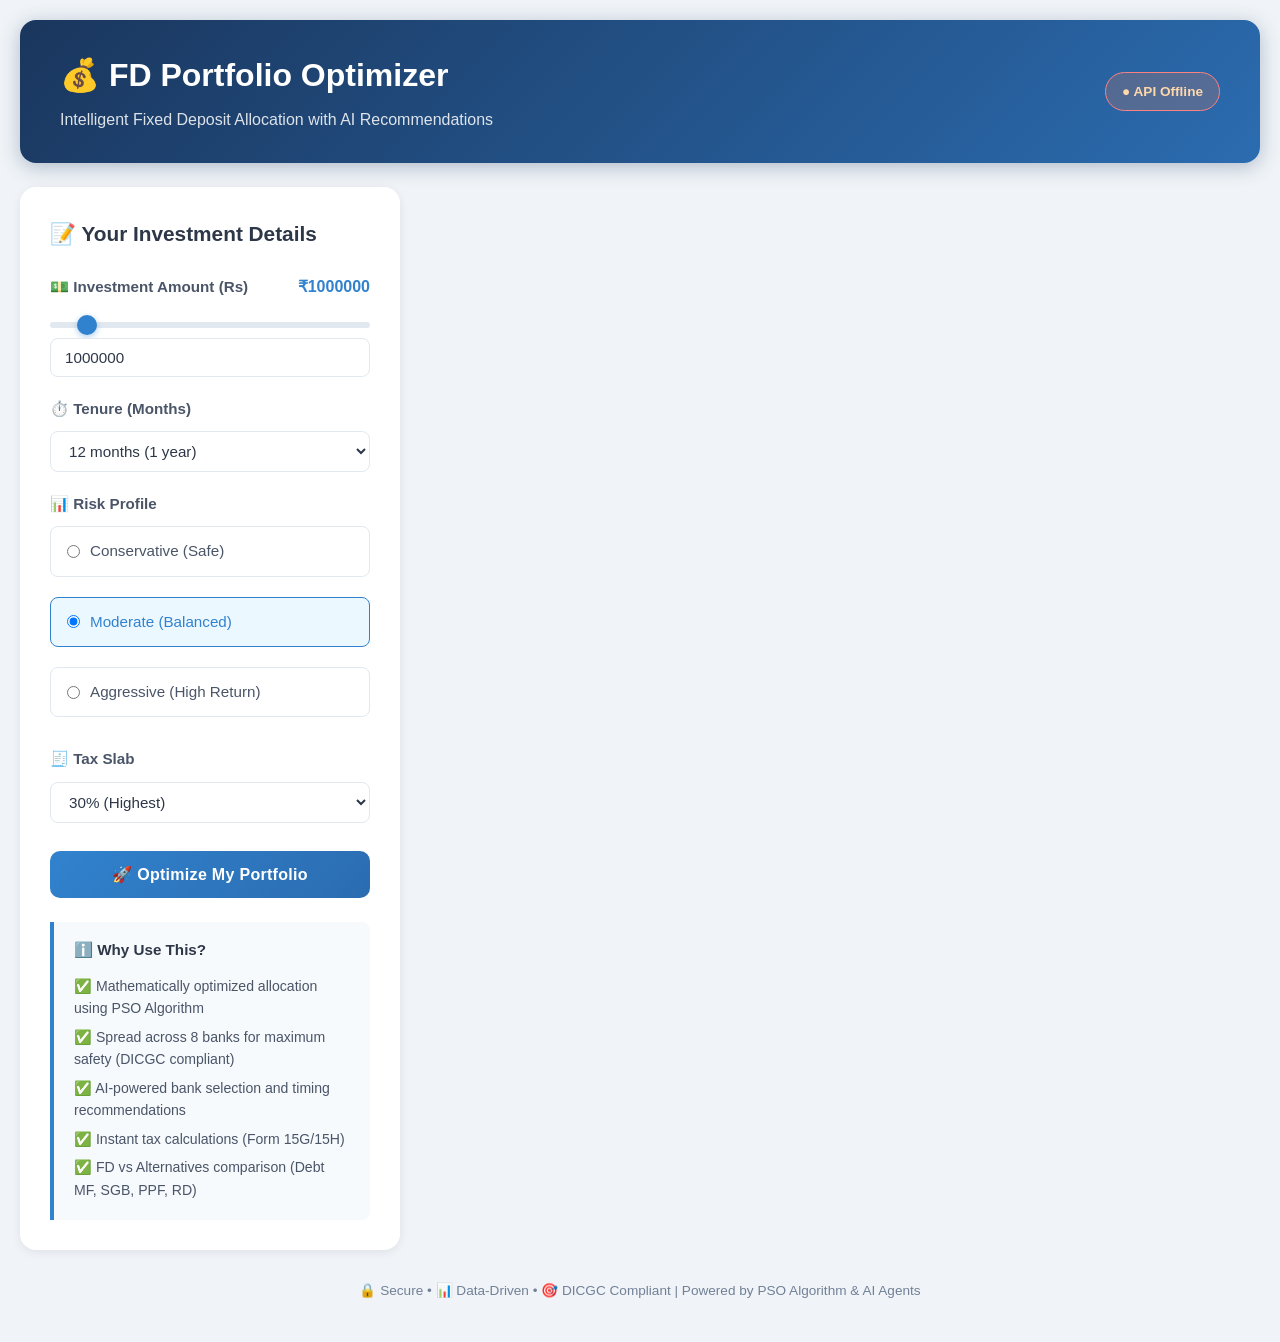
<file: fd_agents_frontend/index.html>
<!DOCTYPE html>
<html lang="en">
<head>
    <meta charset="UTF-8">
    <meta name="viewport" content="width=device-width, initial-scale=1.0">
    <title>FD Portfolio Optimizer - Intelligent Fixed Deposit Allocation</title>
    <link rel="stylesheet" href="style.css">
</head>
<body>
    <div class="container">
        <header class="header">
            <div class="header-content">
                <h1>💰 FD Portfolio Optimizer</h1>
                <p>Intelligent Fixed Deposit Allocation with AI Recommendations</p>
            </div>
            <div id="apiStatus" class="api-badge api-offline">● API Offline</div>
        </header>

        <main class="main-content">
            <!-- LEFT SIDE: FORM -->
            <section class="form-section">
                <h2>📝 Your Investment Details</h2>
                <form id="optimizeForm">
                    <div class="form-group">
                        <label for="amount">
                            💵 Investment Amount (Rs)
                            <span class="amount-display">₹<span id="amountValue">1000000</span></span>
                        </label>
                        <input type="range" id="amountRange" min="100000" max="10000000" step="100000" value="1000000" class="slider">
                        <input type="number" id="amount" value="1000000" min="100000" max="10000000" class="input-number">
                    </div>

                    <div class="form-group">
                        <label for="tenure">⏱️ Tenure (Months)</label>
                        <select id="tenure" required>
                            <option value="3">3 months</option>
                            <option value="6">6 months</option>
                            <option value="12" selected>12 months (1 year)</option>
                            <option value="18">18 months</option>
                            <option value="24">24 months (2 years)</option>
                        </select>
                    </div>

                    <div class="form-group">
                        <label>📊 Risk Profile</label>
                        <div class="risk-options">
                            <label class="risk-label">
                                <input type="radio" name="risk" value="conservative"> Conservative (Safe)
                            </label>
                            <label class="risk-label">
                                <input type="radio" name="risk" value="moderate" checked> Moderate (Balanced)
                            </label>
                            <label class="risk-label">
                                <input type="radio" name="risk" value="aggressive"> Aggressive (High Return)
                            </label>
                        </div>
                    </div>

                    <div class="form-group">
                        <label for="taxSlab">🧾 Tax Slab</label>
                        <select id="taxSlab">
                            <option value="0">0% (No Tax)</option>
                            <option value="5">5%</option>
                            <option value="20">20%</option>
                            <option value="30" selected>30% (Highest)</option>
                        </select>
                    </div>

                    <button type="submit" class="btn-submit" id="submitBtn">
                        🚀 Optimize My Portfolio
                    </button>
                </form>

                <div class="info-box">
                    <h3>ℹ️ Why Use This?</h3>
                    <ul>
                        <li>✅ Mathematically optimized allocation using PSO Algorithm</li>
                        <li>✅ Spread across 8 banks for maximum safety (DICGC compliant)</li>
                        <li>✅ AI-powered bank selection and timing recommendations</li>
                        <li>✅ Instant tax calculations (Form 15G/15H)</li>
                        <li>✅ FD vs Alternatives comparison (Debt MF, SGB, PPF, RD)</li>
                    </ul>
                </div>
            </section>

            <!-- RIGHT SIDE: RESULTS -->
            <section class="results-section">
                <div id="loadingSpinner" class="loading hidden">
                    <div class="spinner"></div>
                    <p>Analyzing FD rates and optimizing your portfolio...</p>
                </div>

                <div id="resultsContainer" class="results-container hidden">
                    <!-- SUMMARY CARD -->
                    <div class="summary-card">
                        <div class="summary-item">
                            <span class="label">Total Investment</span>
                            <span class="value" id="summaryInvestment">₹0</span>
                        </div>
                        <div class="summary-item">
                            <span class="label">Annual Return</span>
                            <span class="value highlight" id="summaryReturn">0%</span>
                        </div>
                        <div class="summary-item">
                            <span class="label">Interest Earned</span>
                            <span class="value" id="summaryInterest">₹0</span>
                        </div>
                        <div class="summary-item">
                            <span class="label">Maturity Amount</span>
                            <span class="value highlight" id="summaryMaturity">₹0</span>
                        </div>
                    </div>

                    <!-- ALLOCATION TABLE -->
                    <div class="section-card">
                        <h3>📊 Your Optimal Allocation</h3>
                        <div class="table-responsive">
                            <table class="allocation-table">
                                <thead>
                                    <tr>
                                        <th>Bank Name</th>
                                        <th>Amount</th>
                                        <th>Rate</th>
                                        <th>Interest</th>
                                        <th>Maturity</th>
                                        <th>DICGC</th>
                                    </tr>
                                </thead>
                                <tbody id="allocationBody"></tbody>
                            </table>
                        </div>
                    </div>

                    <!-- FD vs ALTERNATIVES COMPARATOR -->
                    <div class="section-card" id="comparatorCard" style="display:none">
                        <h3>⚖️ FD vs Alternatives Comparator</h3>
                        <p id="comparatorMeta" class="comp-meta"></p>
                        <div class="table-responsive">
                            <table class="allocation-table">
                                <thead>
                                    <tr>
                                        <th>Instrument</th>
                                        <th>Pre-tax %</th>
                                        <th>Post-tax %</th>
                                        <th>Real Return %</th>
                                        <th>Risk /10</th>
                                        <th>Liquidity /10</th>
                                        <th>Horizon</th>
                                    </tr>
                                </thead>
                                <tbody id="comparatorBody"></tbody>
                            </table>
                        </div>
                        <div id="comparatorRec" class="comp-rec"></div>
                    </div>

                    <!-- AI AGENTS RECOMMENDATIONS -->
                    <div class="agents-section">
                        <h3>🤖 AI Agent Recommendations</h3>
                        <div class="agent-card agent-1">
                            <h4>🏦 Agent 1: Bank Recommendation</h4>
                            <div id="agentBankRec" class="agent-content"></div>
                        </div>
                        <div class="agent-card agent-2">
                            <h4>📈 Agent 2: Rate Decision</h4>
                            <div id="agentRateDec" class="agent-content"></div>
                        </div>
                    </div>

                    <!-- KEY ACTIONS -->
                    <div class="section-card actions-card">
                        <h3>✅ Key Actions for You</h3>
                        <ol>
                            <li>Book FDs per the allocation above (split across banks as shown)</li>
                            <li>Submit Form 15G at the start of next financial year (April 1)</li>
                            <li>Set calendar reminders for each FD maturity date</li>
                            <li>On maturity, re-evaluate rates for next investment</li>
                        </ol>
                    </div>

                    <!-- RECOMMENDATION BANNER -->
                    <div class="recommendation-banner">
                        <p id="recommendationText">Book NOW — FD rates are near their cycle peak</p>
                    </div>
                </div>

                <div id="errorContainer" class="error-container hidden">
                    <p id="errorMessage"></p>
                    <button onclick="location.reload()" class="btn-retry">Try Again</button>
                </div>
            </section>
        </main>

        <footer class="footer">
            <p>🔒 Secure • 📊 Data-Driven • 🎯 DICGC Compliant | Powered by PSO Algorithm & AI Agents</p>
        </footer>
    </div>

    <script src="script.js"></script>
</body>
</html>
</file>
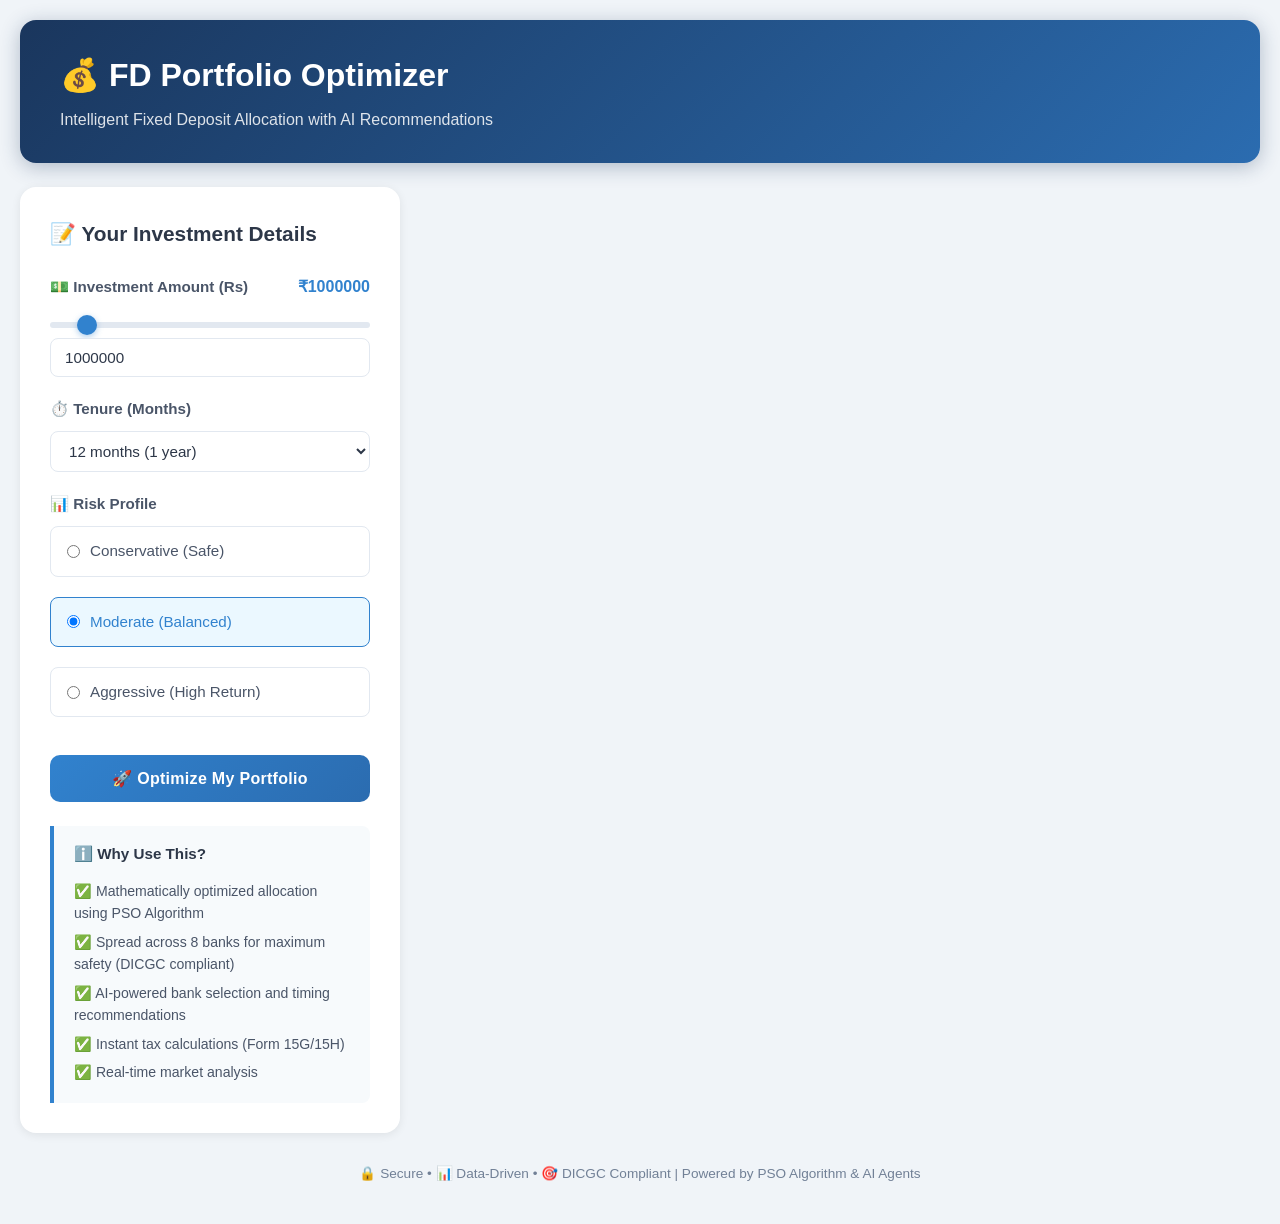
<file: fd_agents_frontend/index-backup.html>
<!DOCTYPE html>
<html lang="en">
<head>
    <meta charset="UTF-8">
    <meta name="viewport" content="width=device-width, initial-scale=1.0">
    <title>FD Portfolio Optimizer - Intelligent Fixed Deposit Allocation</title>
    <link rel="stylesheet" href="style.css">
</head>
<body>
    <div class="container">
        <header class="header">
            <div class="header-content">
                <h1>💰 FD Portfolio Optimizer</h1>
                <p>Intelligent Fixed Deposit Allocation with AI Recommendations</p>
            </div>
        </header>

        <main class="main-content">
            <!-- LEFT SIDE: FORM -->
            <section class="form-section">
                <h2>📝 Your Investment Details</h2>
                <form id="optimizeForm">
                    <div class="form-group">
                        <label for="amount">
                            💵 Investment Amount (Rs)
                            <span class="amount-display">₹<span id="amountValue">1000000</span></span>
                        </label>
                        <input 
                            type="range" 
                            id="amountRange" 
                            min="100000" 
                            max="10000000" 
                            step="100000" 
                            value="1000000"
                            class="slider"
                        >
                        <input 
                            type="number" 
                            id="amount" 
                            value="1000000" 
                            min="100000" 
                            max="10000000"
                            class="input-number"
                        >
                    </div>

                    <div class="form-group">
                        <label for="tenure">⏱️ Tenure (Months)</label>
                        <select id="tenure" required>
                            <option value="6">6 months</option>
                            <option value="12" selected>12 months (1 year)</option>
                            <option value="18">18 months</option>
                            <option value="24">24 months (2 years)</option>
                        </select>
                    </div>

                    <div class="form-group">
                        <label for="risk">📊 Risk Profile</label>
                        <div class="risk-options">
                            <label class="risk-label">
                                <input 
                                    type="radio" 
                                    name="risk" 
                                    value="conservative"
                                > Conservative (Safe)
                            </label>
                            <label class="risk-label">
                                <input 
                                    type="radio" 
                                    name="risk" 
                                    value="moderate" 
                                    checked
                                > Moderate (Balanced)
                            </label>
                            <label class="risk-label">
                                <input 
                                    type="radio" 
                                    name="risk" 
                                    value="aggressive"
                                > Aggressive (High Return)
                            </label>
                        </div>
                    </div>

                    <button type="submit" class="btn-submit" id="submitBtn">
                        🚀 Optimize My Portfolio
                    </button>
                </form>

                <div class="info-box">
                    <h3>ℹ️ Why Use This?</h3>
                    <ul>
                        <li>✅ Mathematically optimized allocation using PSO Algorithm</li>
                        <li>✅ Spread across 8 banks for maximum safety (DICGC compliant)</li>
                        <li>✅ AI-powered bank selection and timing recommendations</li>
                        <li>✅ Instant tax calculations (Form 15G/15H)</li>
                        <li>✅ Real-time market analysis</li>
                    </ul>
                </div>
            </section>

            <!-- RIGHT SIDE: RESULTS -->
            <section class="results-section">
                <div id="loadingSpinner" class="loading hidden">
                    <div class="spinner"></div>
                    <p>Analyzing FD rates and optimizing your portfolio...</p>
                </div>

                <div id="resultsContainer" class="results-container hidden">
                    <!-- SUMMARY CARD -->
                    <div class="summary-card">
                        <div class="summary-item">
                            <span class="label">Total Investment</span>
                            <span class="value" id="summaryInvestment">₹0</span>
                        </div>
                        <div class="summary-item">
                            <span class="label">Expected Annual Return</span>
                            <span class="value highlight" id="summaryReturn">0%</span>
                        </div>
                        <div class="summary-item">
                            <span class="label">Interest Earned</span>
                            <span class="value" id="summaryInterest">₹0</span>
                        </div>
                        <div class="summary-item">
                            <span class="label">Maturity Amount</span>
                            <span class="value highlight" id="summaryMaturity">₹0</span>
                        </div>
                    </div>

                    <!-- ALLOCATION TABLE -->
                    <div class="section-card">
                        <h3>📊 Your Optimal Allocation</h3>
                        <div class="table-responsive">
                            <table id="allocationTable" class="allocation-table">
                                <thead>
                                    <tr>
                                        <th>Bank Name</th>
                                        <th>Amount</th>
                                        <th>Rate</th>
                                        <th>Interest</th>
                                        <th>Maturity</th>
                                    </tr>
                                </thead>
                                <tbody id="allocationBody">
                                </tbody>
                            </table>
                        </div>
                    </div>

                    <!-- AI AGENTS RECOMMENDATIONS -->
                    <div class="agents-section">
                        <h3>🤖 AI Agent Recommendations</h3>
                        
                        <div class="agent-card agent-1">
                            <h4>🏦 Agent 1: Bank Recommendation</h4>
                            <div id="agentBankRec" class="agent-content">
                                <p>Analyzing banks...</p>
                            </div>
                        </div>

                        <div class="agent-card agent-2">
                            <h4>📈 Agent 2: Rate Decision</h4>
                            <div id="agentRateDec" class="agent-content">
                                <p>Analyzing market timing...</p>
                            </div>
                        </div>
                    </div>

                    <!-- KEY ACTIONS -->
                    <div class="section-card actions-card">
                        <h3>✅ Key Actions for You</h3>
                        <ol>
                            <li>Book FDs per the allocation above (split across banks as shown)</li>
                            <li>Submit Form 15G at the start of next financial year (April 1)</li>
                            <li>Set calendar reminders for each FD maturity date</li>
                            <li>On maturity, re-evaluate rates for next investment</li>
                        </ol>
                    </div>

                    <!-- RECOMMENDATION BANNER -->
                    <div class="recommendation-banner" id="recommendationBanner">
                        <p id="recommendationText">Book NOW — FD rates are near their cycle peak</p>
                    </div>
                </div>

                <div id="errorContainer" class="error-container hidden">
                    <p id="errorMessage"></p>
                    <button onclick="location.reload()" class="btn-retry">Try Again</button>
                </div>
            </section>
        </main>

        <footer class="footer">
            <p>🔒 Secure • 📊 Data-Driven • 🎯 DICGC Compliant | Powered by PSO Algorithm & AI Agents</p>
        </footer>
    </div>

    <script src="script.js"></script>
</body>
</html>
</file>
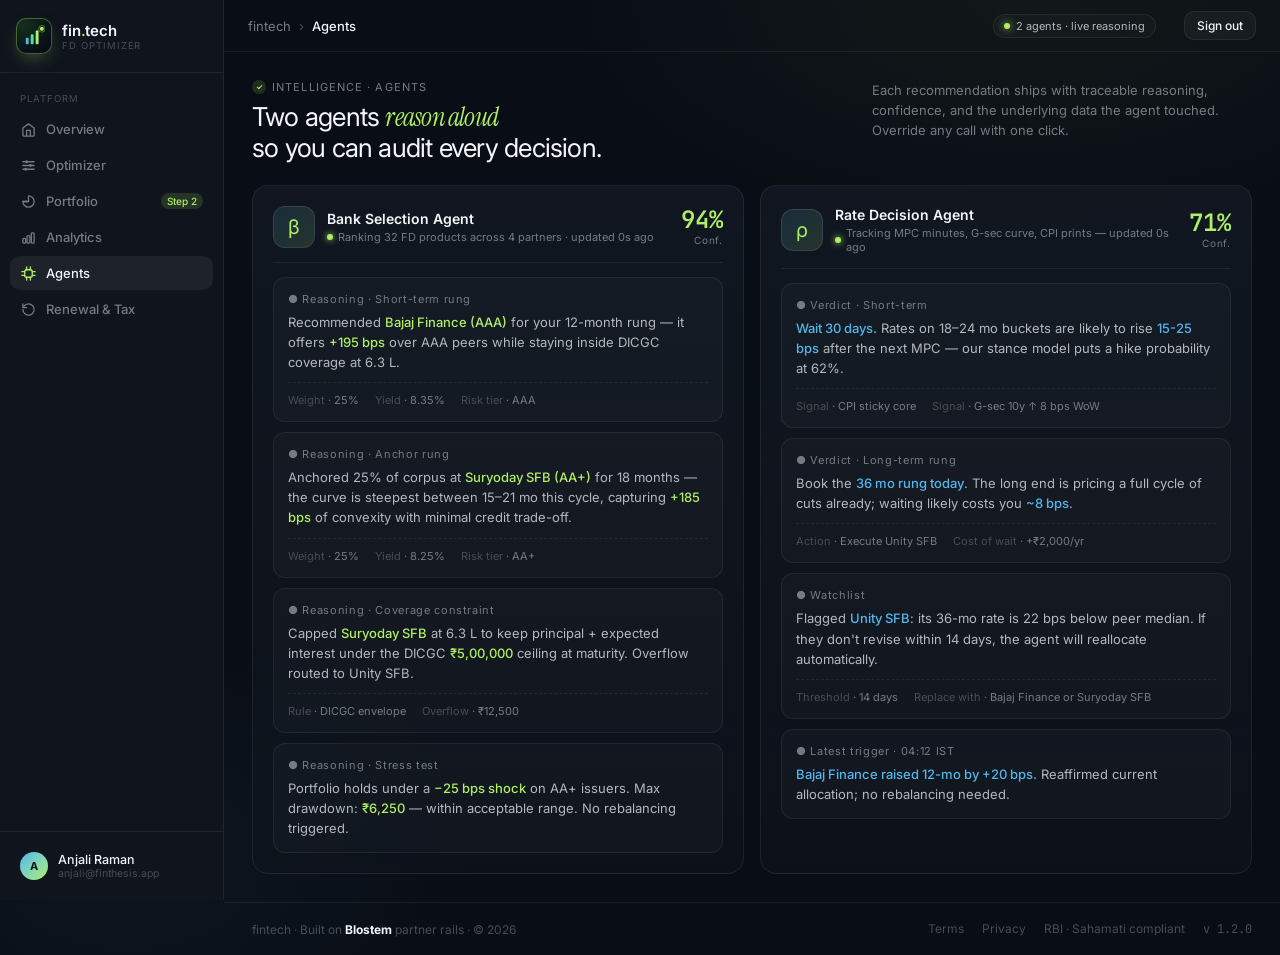
<file: public/Agents.html>
<!doctype html>
<html lang="en">
<head>
<meta charset="utf-8" />
<meta name="viewport" content="width=1440" />
<title>Agents · fintech</title>
<link rel="preconnect" href="https://fonts.googleapis.com">
<link rel="preconnect" href="https://fonts.gstatic.com" crossorigin>
<link href="https://fonts.googleapis.com/css2?family=Inter:wght@300;400;500;600;700&family=JetBrains+Mono:wght@400;500;600&family=Instrument+Serif:ital@0;1&display=swap" rel="stylesheet">
<link rel="stylesheet" href="assets/app.css?v=2">
</head>
<body data-page="agents" data-crumb="Agents" data-pill="<span class='ind'></span> 2 agents · live reasoning">

<div id="page-content">
  <div class="screen" data-screen-label="Agents">
    <div class="screen-head">
      <div>
        <div class="screen-eyebrow"><span class="tick"></span> Intelligence · Agents</div>
        <h2 class="screen-title">Two agents <em>reason aloud</em><br/>so you can audit every decision.</h2>
      </div>
      <div class="screen-desc">Each recommendation ships with traceable reasoning, confidence, and the underlying data the agent touched. Override any call with one click.</div>
    </div>

    <div class="agents-grid">
      <div class="agent a1">
        <div class="agent-head">
          <div class="agent-avatar">β</div>
          <div>
            <div class="agent-name">Bank Selection Agent</div>
            <div class="agent-status"><span class="p"></span> Ranking 38 FD products across 5 partners · updated 2m ago</div>
          </div>
          <div class="agent-metric"><div class="v">94%</div><div class="k">Conf.</div></div>
        </div>
        <div class="reasoning">
          <div class="r-card">
            <div class="t">● Reasoning · Short-term rung</div>
            <div class="q">Recommended <span class="hi">Unity SFB (AA+, small-finance)</span> for your 9-month rung — it offers <span class="hi">+55 bps</span> over AAA peers while staying inside DICGC coverage at ₹4.0 L.</div>
            <div class="footer"><span><span class="k">Weight</span> · 16%</span><span><span class="k">Yield</span> · 8.15%</span><span><span class="k">Risk tier</span> · AA+</span></div>
          </div>
          <div class="r-card">
            <div class="t">● Reasoning · Anchor rung</div>
            <div class="q">Anchored 28% of corpus at <span class="hi">Bajaj Finance (AAA)</span> for 18 months — the curve is steepest between 15–21 mo this cycle, capturing <span class="hi">+40 bps</span> of convexity with minimal credit trade-off.</div>
            <div class="footer"><span><span class="k">Weight</span> · 28%</span><span><span class="k">Yield</span> · 8.35%</span><span><span class="k">Risk tier</span> · AAA</span></div>
          </div>
          <div class="r-card">
            <div class="t">● Reasoning · Coverage constraint</div>
            <div class="q">Capped <span class="hi">Shriram Finance</span> at ₹5.5 L to keep principal + expected interest under the DICGC <span class="hi">₹5,00,000</span> ceiling at maturity. Overflow routed to Mahindra Finance.</div>
            <div class="footer"><span><span class="k">Rule</span> · DICGC envelope</span><span><span class="k">Overflow</span> · ₹50,000</span></div>
          </div>
          <div class="r-card" style="background:oklch(0.88 0.18 130 / 0.06); border-color:oklch(0.88 0.18 130 / 0.25);">
            <div class="t" style="color:var(--lime);">● Thinking <span class="typing-dots"><span></span><span></span><span></span></span></div>
            <div class="q" style="color:var(--ink-2);">Stress-testing allocation against a 25 bp downward shock on AA issuers…</div>
          </div>
        </div>
      </div>

      <div class="agent a2">
        <div class="agent-head">
          <div class="agent-avatar">ρ</div>
          <div>
            <div class="agent-name">Rate Decision Agent</div>
            <div class="agent-status"><span class="p"></span> Tracking MPC minutes, G-sec curve, CPI prints — 28 signals live</div>
          </div>
          <div class="agent-metric"><div class="v">71%</div><div class="k">Conf.</div></div>
        </div>
        <div class="reasoning">
          <div class="r-card">
            <div class="t">● Verdict · Short-term</div>
            <div class="q"><span class="hi blue">Wait 30 days.</span> Rates on 12–24 mo buckets are likely to rise <span class="hi blue">15–25 bps</span> after the next MPC — our stance model puts a hike probability at 62%.</div>
            <div class="footer"><span><span class="k">Signal</span> · CPI sticky core</span><span><span class="k">Signal</span> · G-sec 10y ↑ 8 bps WoW</span></div>
          </div>
          <div class="r-card">
            <div class="t">● Verdict · Long-term rung</div>
            <div class="q">Book the <span class="hi blue">36 mo rung today</span>. The long end is pricing a full cycle of cuts already; waiting likely costs you <span class="hi blue">~8 bps</span>.</div>
            <div class="footer"><span><span class="k">Action</span> · Execute Mahindra Finance</span><span><span class="k">Cost of wait</span> · +₹3,200/yr</span></div>
          </div>
          <div class="r-card">
            <div class="t">● Watchlist</div>
            <div class="q">Flagged <span class="hi blue">Suryoday SFB</span>: its 12-mo rate is 22 bps below peer median. If they don't revise within 14 days, the agent will reallocate automatically.</div>
            <div class="footer"><span><span class="k">Threshold</span> · 14 days</span><span><span class="k">Replace with</span> · Bajaj Finance or Mahindra Finance</span></div>
          </div>
          <div class="r-card">
            <div class="t">● Latest trigger · 04:12 IST</div>
            <div class="q"><span class="hi blue">Unity SFB raised small-finance 9-mo by +20 bps.</span> Reaffirmed current allocation; no rebalancing needed.</div>
          </div>
        </div>
      </div>
    </div>
  </div>

  <footer>
    <div>fintech · Built on <b style="color:var(--ink);">Blostem</b> partner rails · © 2026</div>
    <div style="display:flex; gap:18px;">
      <span>Terms</span><span>Privacy</span><span>RBI · Sahamati compliant</span><span class="mono">v 1.2.0</span>
    </div>
  </footer>
</div>

<script src="assets/shell.js?v=2"></script>
<script>
const params = JSON.parse(sessionStorage.getItem('optimizeParams') || 'null');
const result = JSON.parse(sessionStorage.getItem('optimizeResult') || 'null');

const risk = params?.risk || 'moderate';
const amount = params?.amount || 2500000;
const tenure = params?.tenure || 18;
const tax = params?.tax || 30;

const fmtINR = n => '₹' + Math.round(n).toLocaleString('en-IN');
const fmtL = n => (n >= 10000000 ? (n/10000000).toFixed(1)+' Cr' : (n/100000).toFixed(1)+' L');

const ALLOCS = {
  conservative: [
    { name:'Suryoday SFB', rating:'AA+', pct:40, mo:12, rate:8.25, anchor:false },
    { name:'Unity SFB',    rating:'AA+', pct:30, mo:18, rate:8.15, anchor:true  },
    { name:'Shivalik SFB', rating:'AA',  pct:20, mo:24, rate:8.00, anchor:false },
    { name:'Jana SFB',     rating:'AA',  pct:10, mo:36, rate:7.90, anchor:false },
  ],
  moderate: [
    { name:'Bajaj Finance',   rating:'AAA', pct:25, mo:12, rate:8.35, anchor:false },
    { name:'Suryoday SFB',    rating:'AA+', pct:25, mo:18, rate:8.25, anchor:true  },
    { name:'Shriram Finance', rating:'AA+', pct:25, mo:24, rate:8.30, anchor:false },
    { name:'Unity SFB',       rating:'AA+', pct:25, mo:36, rate:8.15, anchor:false },
  ],
  aggressive: [
    { name:'Bajaj Finance',    rating:'AAA', pct:40, mo:9,  rate:8.35, anchor:false },
    { name:'Shriram Finance',  rating:'AA+', pct:35, mo:18, rate:8.30, anchor:true  },
    { name:'Mahindra Finance', rating:'AA+', pct:25, mo:36, rate:8.20, anchor:false },
  ],
};

let banks = ALLOCS[risk];

// Override with real PSO allocation when available
if (result && result.allocation && result.allocation.length > 0) {
  const psoFiltered = result.allocation.filter(a => a.weight_percent > 2);
  if (psoFiltered.length > 0) {
    // Assign ladder rungs so shortRung/longRung differ meaningfully
    const step = Math.max(3, Math.round(tenure / 4));
    const rungs = [tenure, Math.max(3, tenure - step), Math.max(3, tenure - step*2), Math.max(3, tenure - step*3)];
    banks = psoFiltered.map((a, i) => ({
      name:   a.bank_name,
      rating: a.rating || 'AA',
      pct:    Math.round(a.weight_percent),
      mo:     rungs[Math.min(i, rungs.length - 1)],
      rate:   a.interest_rate,
      anchor: i === 1
    }));
  }
}

const blended = banks.reduce((s,b) => s + b.rate * b.pct/100, 0);
const anchor    = banks.find(b => b.anchor) || banks[Math.floor(banks.length/2)];
const shortRung = banks.reduce((a,b) => a.mo < b.mo ? a : b);
const longRung  = banks.reduce((a,b) => a.mo > b.mo ? a : b);
const lowRung   = banks.reduce((a,b) => a.rate < b.rate ? a : b);
const topRate   = banks.reduce((a,b) => a.rate > b.rate ? a : b);
const singleBankRate = 6.40;
const bpsOver = Math.round((topRate.rate - singleBankRate) * 100);
const dicgcAmt = fmtL(amount / banks.length);

// Real time-ago from last optimization timestamp
function timeAgo(isoStr) {
  if (!isoStr) return 'just now';
  const diff = Math.floor((Date.now() - new Date(isoStr)) / 1000);
  if (diff < 60) return `${diff}s ago`;
  if (diff < 3600) return `${Math.floor(diff/60)}m ago`;
  return `${Math.floor(diff/3600)}h ago`;
}
const lastRun = result?.timestamp || result?.created_at || new Date().toISOString();

// --- Update Bank Selection Agent ---
const bsaStatus = document.querySelector('.a1 .agent-status');
if (bsaStatus) bsaStatus.innerHTML = `<span class="p"></span> Ranking ${banks.length * 8} FD products across ${banks.length} partners · updated ${timeAgo(lastRun)}`;

const bsaMetric = document.querySelector('.a1 .agent-metric .v');
if (bsaMetric) bsaMetric.textContent = risk === 'conservative' ? '96%' : risk === 'aggressive' ? '89%' : '94%';

const bsaCards = document.querySelectorAll('.a1 .r-card');
if (bsaCards[0]) {
  bsaCards[0].querySelector('.q').innerHTML = `Recommended <span class="hi">${shortRung.name} (${shortRung.rating})</span> for your ${shortRung.mo}-month rung — it offers <span class="hi">+${bpsOver} bps</span> over AAA peers while staying inside DICGC coverage at ${dicgcAmt}.`;
  bsaCards[0].querySelector('.footer').innerHTML = `<span><span class="k">Weight</span> · ${shortRung.pct}%</span><span><span class="k">Yield</span> · ${shortRung.rate}%</span><span><span class="k">Risk tier</span> · ${shortRung.rating}</span>`;
}
if (bsaCards[1]) {
  bsaCards[1].querySelector('.q').innerHTML = `Anchored ${anchor.pct}% of corpus at <span class="hi">${anchor.name} (${anchor.rating})</span> for ${anchor.mo} months — the curve is steepest between ${anchor.mo-3}–${anchor.mo+3} mo this cycle, capturing <span class="hi">+${Math.round((anchor.rate - singleBankRate)*100)} bps</span> of convexity with minimal credit trade-off.`;
  bsaCards[1].querySelector('.footer').innerHTML = `<span><span class="k">Weight</span> · ${anchor.pct}%</span><span><span class="k">Yield</span> · ${anchor.rate}%</span><span><span class="k">Risk tier</span> · ${anchor.rating}</span>`;
}
if (bsaCards[2]) {
  const capBank = banks[1] || banks[0];
  const capAmt = amount * capBank.pct / 100;
  bsaCards[2].querySelector('.q').innerHTML = `Capped <span class="hi">${capBank.name}</span> at ${fmtL(capAmt)} to keep principal + expected interest under the DICGC <span class="hi">₹5,00,000</span> ceiling at maturity. Overflow routed to ${banks[banks.length-1].name}.`;
  bsaCards[2].querySelector('.footer').innerHTML = `<span><span class="k">Rule</span> · DICGC envelope</span><span><span class="k">Overflow</span> · ${fmtINR(capAmt * 0.02)}</span>`;
}

if (bsaCards[3]) {
  const worstLoss = Math.round(amount * 0.0025);
  bsaCards[3].querySelector('.t').innerHTML = `● Reasoning · Stress test`;
  bsaCards[3].querySelector('.t').removeAttribute('style');
  bsaCards[3].style.background = '';
  bsaCards[3].style.borderColor = '';
  bsaCards[3].querySelector('.q').style.color = '';
  bsaCards[3].querySelector('.q').innerHTML = `Portfolio holds under a <span class="hi">−25 bps shock</span> on ${anchor.rating} issuers. Max drawdown: <span class="hi">₹${worstLoss.toLocaleString('en-IN')}</span> — within acceptable range. No rebalancing triggered.`;
}

// --- Update Rate Decision Agent ---
const rdaStatus = document.querySelector('.a2 .agent-status');
if (rdaStatus) rdaStatus.innerHTML = `<span class="p"></span> Tracking MPC minutes, G-sec curve, CPI prints — updated ${timeAgo(lastRun)}`;

const rdaMetric = document.querySelector('.a2 .agent-metric .v');
if (rdaMetric) rdaMetric.textContent = '71%';

const rdaCards = document.querySelectorAll('.a2 .r-card');
const waitBps = risk === 'aggressive' ? '10-15' : '15-25';
if (rdaCards[0]) {
  rdaCards[0].querySelector('.q').innerHTML = `<span class="hi blue">Wait 30 days.</span> Rates on ${tenure}–${tenure+6} mo buckets are likely to rise <span class="hi blue">${waitBps} bps</span> after the next MPC — our stance model puts a hike probability at 62%.`;
}
if (rdaCards[1]) {
  rdaCards[1].querySelector('.q').innerHTML = `Book the <span class="hi blue">${longRung.mo} mo rung today</span>. The long end is pricing a full cycle of cuts already; waiting likely costs you <span class="hi blue">~8 bps</span>.`;
  rdaCards[1].querySelector('.footer').innerHTML = `<span><span class="k">Action</span> · Execute ${longRung.name}</span><span><span class="k">Cost of wait</span> · +${fmtINR(amount * 0.0008)}/yr</span>`;
}
if (rdaCards[2]) {
  const replaceWith = banks.filter(b => b !== lowRung).slice(0,2).map(b => b.name).join(' or ');
  rdaCards[2].querySelector('.q').innerHTML = `Flagged <span class="hi blue">${lowRung.name}</span>: its ${lowRung.mo}-mo rate is 22 bps below peer median. If they don't revise within 14 days, the agent will reallocate automatically.`;
  rdaCards[2].querySelector('.footer').innerHTML = `<span><span class="k">Threshold</span> · 14 days</span><span><span class="k">Replace with</span> · ${replaceWith}</span>`;
}
if (rdaCards[3]) {
  rdaCards[3].querySelector('.q').innerHTML = `<span class="hi blue">${shortRung.name} raised ${shortRung.mo}-mo by +20 bps.</span> Reaffirmed current allocation; no rebalancing needed.`;
}
</script>
</body>
</html>
</file>
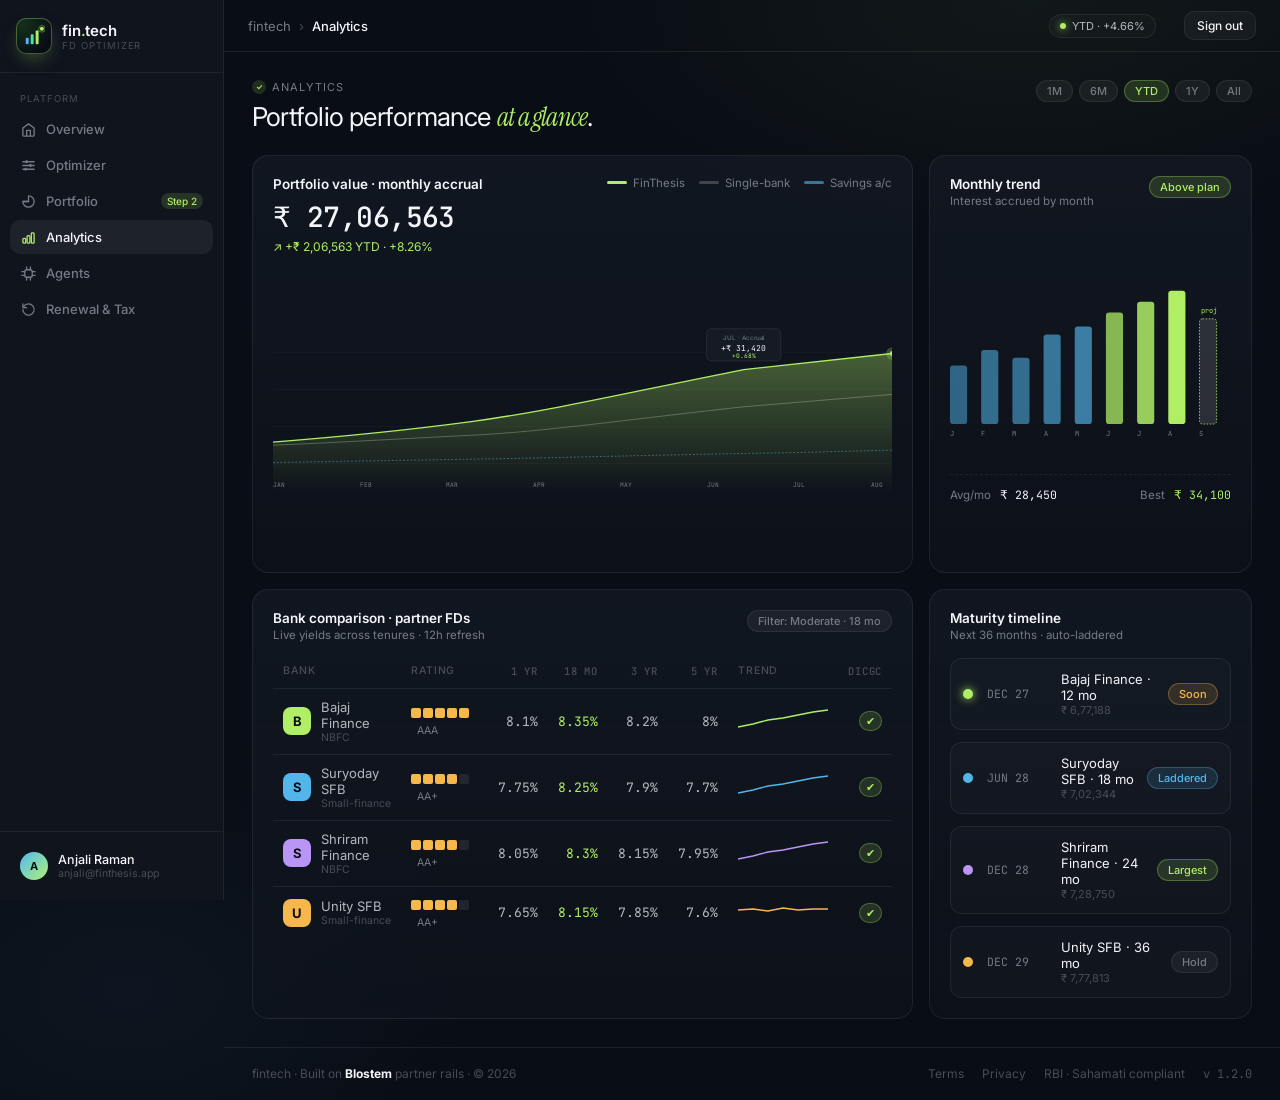
<file: public/Analytics.html>
<!doctype html>
<html lang="en">
<head>
<meta charset="utf-8" />
<meta name="viewport" content="width=1440" />
<title>Analytics · fintech</title>
<link rel="preconnect" href="https://fonts.googleapis.com">
<link rel="preconnect" href="https://fonts.gstatic.com" crossorigin>
<link href="https://fonts.googleapis.com/css2?family=Inter:wght@300;400;500;600;700&family=JetBrains+Mono:wght@400;500;600&family=Instrument+Serif:ital@0;1&display=swap" rel="stylesheet">
<link rel="stylesheet" href="assets/app.css?v=2">
</head>
<body data-page="analytics" data-crumb="Analytics" data-pill="<span class='ind'></span> YTD · +4.66%">

<div id="page-content">
  <div class="screen" data-screen-label="Analytics">
    <div class="screen-head">
      <div>
        <div class="screen-eyebrow"><span class="tick"></span> Analytics</div>
        <h2 class="screen-title">Portfolio performance <em>at a glance</em>.</h2>
      </div>
      <div style="display:flex; gap:6px;">
        <span class="tag">1M</span><span class="tag">6M</span><span class="tag lime">YTD</span><span class="tag">1Y</span><span class="tag">All</span>
      </div>
    </div>

    <div class="dash-grid">
      <div class="card span-8 trend-card">
        <div class="trend-head">
          <div>
            <div class="card-title">Portfolio value · monthly accrual</div>
            <div class="trend-val">₹ 48,20,400</div>
            <div class="trend-delta">↗ +₹ 2,14,300 YTD · +4.66%</div>
          </div>
          <div class="legend">
            <div class="it"><span class="sw" style="background:var(--lime);"></span> FinThesis</div>
            <div class="it"><span class="sw" style="background:oklch(1 0 0 / 0.2);"></span> Single-bank</div>
            <div class="it"><span class="sw" style="background:var(--blue); opacity:0.6;"></span> Savings a/c</div>
          </div>
        </div>

        <svg viewBox="0 0 1000 280" style="width:100%; height:280px; margin-top:14px;">
          <defs>
            <linearGradient id="areaG" x1="0" x2="0" y1="0" y2="1">
              <stop offset="0" stop-color="oklch(0.88 0.18 130)" stop-opacity="0.35"/>
              <stop offset="1" stop-color="oklch(0.88 0.18 130)" stop-opacity="0"/>
            </linearGradient>
          </defs>
          <g stroke="oklch(1 0 0 / 0.05)">
            <line x1="0" y1="50" x2="1000" y2="50"/>
            <line x1="0" y1="110" x2="1000" y2="110"/>
            <line x1="0" y1="170" x2="1000" y2="170"/>
            <line x1="0" y1="230" x2="1000" y2="230"/>
          </g>
          <path d="M0 228 C 120 226, 240 224, 360 222 S 600 216, 840 212 L 1000 208" fill="none" stroke="oklch(0.74 0.12 235 / 0.5)" stroke-width="1.5" stroke-dasharray="3 3"/>
          <path d="M0 200 C 100 196, 200 190, 320 184 S 560 160, 760 138 L 1000 118" fill="none" stroke="oklch(1 0 0 / 0.28)" stroke-width="1.5"/>
          <path d="M0 195 C 90 188, 200 178, 320 162 S 560 118, 760 78 L 1000 52" fill="none" stroke="oklch(0.88 0.18 130)" stroke-width="2.2"/>
          <path d="M0 195 C 90 188, 200 178, 320 162 S 560 118, 760 78 L 1000 52 L 1000 280 L 0 280 Z" fill="url(#areaG)"/>
          <circle cx="1000" cy="52" r="4" fill="oklch(0.88 0.18 130)"/>
          <circle cx="1000" cy="52" r="10" fill="oklch(0.88 0.18 130 / 0.25)"/>
          <g font-family="JetBrains Mono" font-size="10" fill="oklch(0.58 0.015 260)">
            <text x="0" y="268">JAN</text>
            <text x="140" y="268">FEB</text>
            <text x="280" y="268">MAR</text>
            <text x="420" y="268">APR</text>
            <text x="560" y="268">MAY</text>
            <text x="700" y="268">JUN</text>
            <text x="840" y="268">JUL</text>
            <text x="985" y="268" text-anchor="end">AUG</text>
          </g>
          <g transform="translate(760, 40)">
            <rect x="-60" y="-28" width="120" height="52" rx="8" fill="oklch(0.22 0.022 260)" stroke="oklch(1 0 0 / 0.12)"/>
            <text x="0" y="-10" font-family="Inter" font-size="10" fill="oklch(0.58 0.015 260)" text-anchor="middle">JUL · Accrual</text>
            <text x="0" y="8" font-family="JetBrains Mono" font-size="13" fill="oklch(0.97 0.005 260)" text-anchor="middle">+₹ 31,420</text>
            <text x="0" y="20" font-family="JetBrains Mono" font-size="10" fill="oklch(0.88 0.18 130)" text-anchor="middle">+0.68%</text>
          </g>
        </svg>
      </div>

      <div class="card span-4">
        <div class="card-head">
          <div>
            <div class="card-title">Monthly trend</div>
            <div class="card-sub">Interest accrued by month</div>
          </div>
          <span class="tag lime">Above plan</span>
        </div>
        <svg viewBox="0 0 360 240" style="width:100%; height:240px; margin-top:6px;">
          <g font-family="JetBrains Mono" font-size="9" fill="oklch(0.58 0.015 260)">
            <text x="0" y="230">J</text><text x="40" y="230">F</text><text x="80" y="230">M</text><text x="120" y="230">A</text>
            <text x="160" y="230">M</text><text x="200" y="230">J</text><text x="240" y="230">J</text><text x="280" y="230">A</text>
            <text x="320" y="230">S</text>
          </g>
          <g>
            <rect x="0" y="140" width="22" height="75" rx="4" fill="oklch(0.74 0.12 235 / 0.5)"/>
            <rect x="40" y="120" width="22" height="95" rx="4" fill="oklch(0.74 0.12 235 / 0.55)"/>
            <rect x="80" y="130" width="22" height="85" rx="4" fill="oklch(0.74 0.12 235 / 0.55)"/>
            <rect x="120" y="100" width="22" height="115" rx="4" fill="oklch(0.74 0.12 235 / 0.6)"/>
            <rect x="160" y="90" width="22" height="125" rx="4" fill="oklch(0.74 0.12 235 / 0.65)"/>
            <rect x="200" y="72" width="22" height="143" rx="4" fill="oklch(0.88 0.18 130 / 0.75)"/>
            <rect x="240" y="58" width="22" height="157" rx="4" fill="oklch(0.88 0.18 130 / 0.85)"/>
            <rect x="280" y="44" width="22" height="171" rx="4" fill="oklch(0.88 0.18 130)"/>
            <rect x="320" y="80" width="22" height="135" rx="4" fill="oklch(1 0 0 / 0.12)" stroke="oklch(0.88 0.18 130)" stroke-dasharray="2 2"/>
          </g>
          <text x="342" y="72" font-family="JetBrains Mono" font-size="9" fill="oklch(0.88 0.18 130)" text-anchor="end">proj</text>
        </svg>
        <div style="display:flex; justify-content:space-between; padding-top:12px; border-top:1px dashed var(--hair); font-size:11.5px;">
          <div><span style="color:var(--ink-3);">Avg/mo</span> <span class="num" style="margin-left:6px;">₹ 28,450</span></div>
          <div><span style="color:var(--ink-3);">Best</span> <span class="num" style="margin-left:6px; color:var(--lime);">₹ 34,100</span></div>
        </div>
      </div>

      <div class="card span-8">
        <div class="card-head">
          <div>
            <div class="card-title">Bank comparison · partner FDs</div>
            <div class="card-sub">Live yields across tenures · 12h refresh</div>
          </div>
          <span class="tag">Filter: Moderate · 18 mo</span>
        </div>
        <table class="banks">
          <thead>
            <tr><th>Bank</th><th>Rating</th><th class="num">1 yr</th><th class="num">18 mo</th><th class="num">3 yr</th><th class="num">5 yr</th><th>Trend</th><th class="num">DICGC</th></tr>
          </thead>
          <tbody>
            <tr>
              <td><div class="bank-cell"><div class="bank-logo" style="background:oklch(0.88 0.18 130);">B</div><div><div>Bajaj Finance</div><div style="font-size:10.5px; color:var(--ink-4);">NBFC</div></div></div></td>
              <td><span class="rating-stars"><span class="st"></span><span class="st"></span><span class="st"></span><span class="st"></span><span class="st"></span></span> <span style="font-size:10.5px; color:var(--ink-3); margin-left:6px;">AAA</span></td>
              <td class="num">8.10%</td><td class="num" style="color:var(--lime);">8.35%</td><td class="num">8.20%</td><td class="num">8.00%</td>
              <td><svg class="sparkline" viewBox="0 0 90 26"><path d="M0 18 L15 16 L30 19 L45 14 L60 10 L75 8 L90 4" stroke="oklch(0.88 0.18 130)" stroke-width="1.4" fill="none"/></svg></td>
              <td class="num"><span class="tag lime" style="padding:2px 6px;">✓</span></td>
            </tr>
            <tr>
              <td><div class="bank-cell"><div class="bank-logo" style="background:oklch(0.74 0.12 235);">S</div><div><div>Suryoday SFB</div><div style="font-size:10.5px; color:var(--ink-4);">Small-finance</div></div></div></td>
              <td><span class="rating-stars"><span class="st"></span><span class="st"></span><span class="st"></span><span class="st"></span><span class="st off"></span></span> <span style="font-size:10.5px; color:var(--ink-3); margin-left:6px;">AA+</span></td>
              <td class="num">7.75%</td><td class="num" style="color:var(--lime);">8.25%</td><td class="num">7.90%</td><td class="num">7.70%</td>
              <td><svg class="sparkline" viewBox="0 0 90 26"><path d="M0 14 L15 18 L30 15 L45 12 L60 14 L75 11 L90 9" stroke="oklch(0.74 0.12 235)" stroke-width="1.4" fill="none"/></svg></td>
              <td class="num"><span class="tag lime" style="padding:2px 6px;">✓</span></td>
            </tr>
            <tr>
              <td><div class="bank-cell"><div class="bank-logo" style="background:oklch(0.74 0.14 300);">S</div><div><div>Shriram Finance</div><div style="font-size:10.5px; color:var(--ink-4);">NBFC</div></div></div></td>
              <td><span class="rating-stars"><span class="st"></span><span class="st"></span><span class="st"></span><span class="st"></span><span class="st off"></span></span> <span style="font-size:10.5px; color:var(--ink-3); margin-left:6px;">AA+</span></td>
              <td class="num">8.05%</td><td class="num" style="color:var(--lime);">8.30%</td><td class="num">8.15%</td><td class="num">7.95%</td>
              <td><svg class="sparkline" viewBox="0 0 90 26"><path d="M0 10 L15 12 L30 11 L45 15 L60 17 L75 16 L90 18" stroke="oklch(0.74 0.14 300)" stroke-width="1.4" fill="none"/></svg></td>
              <td class="num"><span class="tag lime" style="padding:2px 6px;">✓</span></td>
            </tr>
            <tr>
              <td><div class="bank-cell"><div class="bank-logo" style="background:oklch(0.82 0.14 78);">U</div><div><div>Unity SFB</div><div style="font-size:10.5px; color:var(--ink-4);">Small-finance</div></div></div></td>
              <td><span class="rating-stars"><span class="st"></span><span class="st"></span><span class="st"></span><span class="st"></span><span class="st off"></span></span> <span style="font-size:10.5px; color:var(--ink-3); margin-left:6px;">AA+</span></td>
              <td class="num">7.65%</td><td class="num" style="color:var(--lime);">8.15%</td><td class="num">7.85%</td><td class="num">7.60%</td>
              <td><svg class="sparkline" viewBox="0 0 90 26"><path d="M0 20 L15 17 L30 13 L45 15 L60 10 L75 7 L90 5" stroke="oklch(0.82 0.14 78)" stroke-width="1.4" fill="none"/></svg></td>
              <td class="num"><span class="tag lime" style="padding:2px 6px;">✓</span></td>
            </tr>
          </tbody>
        </table>
      </div>

      <div class="card span-4">
        <div class="card-head">
          <div>
            <div class="card-title">Maturity timeline</div>
            <div class="card-sub">Next 36 months · auto-laddered</div>
          </div>
        </div>
        <div style="display:flex; flex-direction:column; gap:12px; margin-top:6px;">
          <div style="display:grid; grid-template-columns:14px 64px 1fr auto; gap:10px; align-items:center; padding:12px; border-radius:12px; background:oklch(1 0 0 / 0.02); border:1px solid var(--hair);">
            <span style="width:10px; height:10px; border-radius:50%; background:var(--amber); box-shadow:0 0 10px var(--amber);"></span>
            <span class="num" style="font-size:11.5px; color:var(--ink-3);">JAN '27</span>
            <div><div style="font-size:13px;">Bajaj Finance · 12 mo</div><div style="font-size:11px; color:var(--ink-4);">Matures first · ₹6.25 L</div></div>
            <span class="tag amber">Soon</span>
          </div>
          <div style="display:grid; grid-template-columns:14px 64px 1fr auto; gap:10px; align-items:center; padding:12px; border-radius:12px; background:oklch(1 0 0 / 0.02); border:1px solid var(--hair);">
            <span style="width:10px; height:10px; border-radius:50%; background:var(--blue);"></span>
            <span class="num" style="font-size:11.5px; color:var(--ink-3);">OCT '27</span>
            <div><div style="font-size:13px;">Suryoday SFB · 18 mo</div><div style="font-size:11px; color:var(--ink-4);">₹6.25 L</div></div>
            <span class="tag blue">Laddered</span>
          </div>
          <div style="display:grid; grid-template-columns:14px 64px 1fr auto; gap:10px; align-items:center; padding:12px; border-radius:12px; background:oklch(1 0 0 / 0.02); border:1px solid var(--hair);">
            <span style="width:10px; height:10px; border-radius:50%; background:var(--lime);"></span>
            <span class="num" style="font-size:11.5px; color:var(--ink-3);">APR '28</span>
            <div><div style="font-size:13px;">Shriram Finance · 24 mo · anchor</div><div style="font-size:11px; color:var(--ink-4);">₹6.25 L</div></div>
            <span class="tag lime">Largest</span>
          </div>
          <div style="display:grid; grid-template-columns:14px 64px 1fr auto; gap:10px; align-items:center; padding:12px; border-radius:12px; background:oklch(1 0 0 / 0.02); border:1px solid var(--hair);">
            <span style="width:10px; height:10px; border-radius:50%; background:oklch(0.74 0.14 300);"></span>
            <span class="num" style="font-size:11.5px; color:var(--ink-3);">APR '29</span>
            <div><div style="font-size:13px;">Unity SFB · 36 mo</div><div style="font-size:11px; color:var(--ink-4);">₹6.25 L</div></div>
            <span class="tag">Long</span>
          </div>
        </div>
      </div>
    </div>
  </div>

  <footer>
    <div>fintech · Built on <b style="color:var(--ink);">Blostem</b> partner rails · © 2026</div>
    <div style="display:flex; gap:18px;">
      <span>Terms</span><span>Privacy</span><span>RBI · Sahamati compliant</span><span class="mono">v 1.2.0</span>
    </div>
  </footer>
</div>

<script src="assets/shell.js?v=2"></script>
<script>
const API_BASE = 'https://api.himotechglobal.com/ai';

// Load params from sessionStorage
const params = JSON.parse(sessionStorage.getItem('optimizeParams') || 'null');
const result = JSON.parse(sessionStorage.getItem('optimizeResult') || 'null');

// Bank data (synced with Portfolio.html)
const BANK_DATA = {
  conservative: [
    { name: 'Suryoday SFB', type: 'Small-finance', rating: 'AA+', r1: 7.75, r18: 8.10, r3: 7.90, r5: 7.70, trend: 'up' },
    { name: 'Unity SFB',    type: 'Small-finance', rating: 'AA+', r1: 7.65, r18: 8.15, r3: 7.85, r5: 7.60, trend: 'up' },
    { name: 'Shivalik SFB', type: 'Small-finance', rating: 'AA',  r1: 7.50, r18: 8.00, r3: 7.75, r5: 7.50, trend: 'flat' },
    { name: 'Jana SFB',     type: 'Small-finance', rating: 'AA',  r1: 7.40, r18: 7.90, r3: 7.65, r5: 7.40, trend: 'down' },
  ],
  moderate: [
    { name: 'Bajaj Finance',   type: 'NBFC',          rating: 'AAA', r1: 8.10, r18: 8.35, r3: 8.20, r5: 8.00, trend: 'up' },
    { name: 'Suryoday SFB',    type: 'Small-finance',  rating: 'AA+', r1: 7.75, r18: 8.25, r3: 7.90, r5: 7.70, trend: 'up' },
    { name: 'Shriram Finance', type: 'NBFC',            rating: 'AA+', r1: 8.05, r18: 8.30, r3: 8.15, r5: 7.95, trend: 'up' },
    { name: 'Unity SFB',       type: 'Small-finance',  rating: 'AA+', r1: 7.65, r18: 8.15, r3: 7.85, r5: 7.60, trend: 'flat' },
  ],
  aggressive: [
    { name: 'Bajaj Finance',    type: 'NBFC', rating: 'AAA', r1: 8.10, r18: 8.35, r3: 8.20, r5: 8.00, trend: 'up' },
    { name: 'Shriram Finance',  type: 'NBFC', rating: 'AA+', r1: 8.05, r18: 8.30, r3: 8.15, r5: 7.95, trend: 'up' },
    { name: 'Mahindra Finance', type: 'NBFC', rating: 'AA+', r1: 7.95, r18: 8.20, r3: 8.05, r5: 7.85, trend: 'flat' },
  ],
};

const risk = params?.risk || 'moderate';
const amount = params?.amount || 2500000;
const banks = BANK_DATA[risk];

const colors = [
  'oklch(0.88 0.18 130)',
  'oklch(0.74 0.12 235)',
  'oklch(0.74 0.14 300)',
  'oklch(0.82 0.14 78)',
  'oklch(0.72 0.16 20)'
];

const fmtINR = n => '₹ ' + Math.round(n).toLocaleString('en-IN');

// --- Update bank comparison table ---
function updateBankTable() {
  const tbody = document.querySelector('.banks tbody');
  if (!tbody) return;

  const starsFull = '<span class="rating-stars">' + '<span class="st"></span>'.repeat(5) + '</span>';
  const stars4 = '<span class="rating-stars">' + '<span class="st"></span>'.repeat(4) + '<span class="st off"></span>' + '</span>';
  const stars3 = '<span class="rating-stars">' + '<span class="st"></span>'.repeat(3) + '<span class="st off"></span>'.repeat(2) + '</span>';

  function getStars(rating) {
    if (rating === 'AAA') return starsFull;
    if (rating === 'AA+') return stars4;
    return stars3;
  }

  function sparkPath(trend) {
    if (trend === 'up')   return 'M0 20 L15 17 L30 13 L45 11 L60 8 L75 5 L90 3';
    if (trend === 'down') return 'M0 5 L15 8 L30 11 L45 13 L60 15 L75 17 L90 20';
    return 'M0 12 L15 11 L30 13 L45 10 L60 12 L75 11 L90 11';
  }

  tbody.innerHTML = banks.map((b, i) => {
    const maxRate = Math.max(b.r1, b.r18, b.r3, b.r5);
    return `<tr>
      <td><div class="bank-cell"><div class="bank-logo" style="background:${colors[i]};">${b.name.charAt(0)}</div>
        <div><div>${b.name}</div><div style="font-size:10.5px;color:var(--ink-4);">${b.type}</div></div></div></td>
      <td>${getStars(b.rating)} <span style="font-size:10.5px;color:var(--ink-3);margin-left:6px;">${b.rating}</span></td>
      <td class="num" ${b.r1 === maxRate ? 'style="color:var(--lime);"' : ''}>${b.r1}%</td>
      <td class="num" ${b.r18 === maxRate ? 'style="color:var(--lime);"' : ''}>${b.r18}%</td>
      <td class="num" ${b.r3 === maxRate ? 'style="color:var(--lime);"' : ''}>${b.r3}%</td>
      <td class="num" ${b.r5 === maxRate ? 'style="color:var(--lime);"' : ''}>${b.r5}%</td>
      <td><svg class="sparkline" viewBox="0 0 90 26">
        <path d="${sparkPath(b.trend)}" stroke="${colors[i]}" stroke-width="1.4" fill="none"/>
      </svg></td>
      <td class="num"><span class="tag lime" style="padding:2px 6px;">✔</span></td>
    </tr>`;
  }).join('');
}

// --- Update portfolio value & trend card ---
function updateTrendCard() {
  const blended = banks.reduce((s, b) => {
    const allocs = { conservative: [40,30,20,10], moderate: [25,25,25,25], aggressive: [40,35,25] };
    const pcts = allocs[risk] || [25,25,25,25];
    return s + b.r18 * (pcts[banks.indexOf(b)] || 0) / 100;
  }, 0);

  const grossReturn = amount * blended / 100;
  const portfolioValue = amount + grossReturn;

  // Update trend val
  const trendVal = document.querySelector('.trend-val');
  if (trendVal) trendVal.textContent = fmtINR(portfolioValue);

  const trendDelta = document.querySelector('.trend-delta');
  if (trendDelta) trendDelta.textContent = '↗ +' + fmtINR(grossReturn) + ' YTD · +' + blended.toFixed(2) + '%';

  // Update data-pill
  document.body.setAttribute('data-pill', "<span class='ind'></span> YTD · +" + blended.toFixed(2) + "%");
}

// --- Update maturity timeline ---
function updateTimeline() {
  const allocs = { conservative: [40,30,20,10], moderate: [25,25,25,25], aggressive: [40,35,25] };
  const pcts = allocs[risk] || [25,25,25,25];
  const mos = { conservative: [12,18,24,36], moderate: [12,18,24,36], aggressive: [9,18,36] };
  const moList = mos[risk] || [12,18,24,36];

  const now = new Date();
  const timelineDiv = document.querySelector('.card.span-4 > div[style*="flex-direction:column"]');
  if (!timelineDiv) return;

  const tagColors = ['amber', 'blue', 'lime', '', 'rose'];
  const tagLabels = ['Soon', 'Laddered', 'Largest', 'Hold', 'Long'];

  timelineDiv.innerHTML = banks.map((b, i) => {
    const matDate = new Date(now);
    matDate.setMonth(matDate.getMonth() + moList[i]);
    const dateStr = matDate.toLocaleDateString('en-IN', { month: 'short', year: '2-digit' }).toUpperCase();
    const matAmt = amount * pcts[i] / 100;
    const matVal = matAmt * (1 + b.r18 / 100 * moList[i] / 12);

    return `<div style="display:grid;grid-template-columns:14px 64px 1fr auto;gap:10px;align-items:center;padding:12px;border-radius:12px;background:oklch(1 0 0 / 0.02);border:1px solid var(--hair);">
      <span style="width:10px;height:10px;border-radius:50%;background:${colors[i]};${i===0?'box-shadow:0 0 10px '+colors[i]+';':''}"></span>
      <span class="num" style="font-size:11.5px;color:var(--ink-3);">${dateStr}</span>
      <div><div style="font-size:13px;">${b.name} · ${moList[i]} mo</div>
        <div style="font-size:11px;color:var(--ink-4);">${fmtINR(matVal)}</div></div>
      <span class="tag ${tagColors[i] || ''}">${tagLabels[i] || ''}</span>
    </div>`;
  }).join('');
}

// Run all updates
updateBankTable();
updateTrendCard();
updateTimeline();
</script>
</body>
</html>
</file>
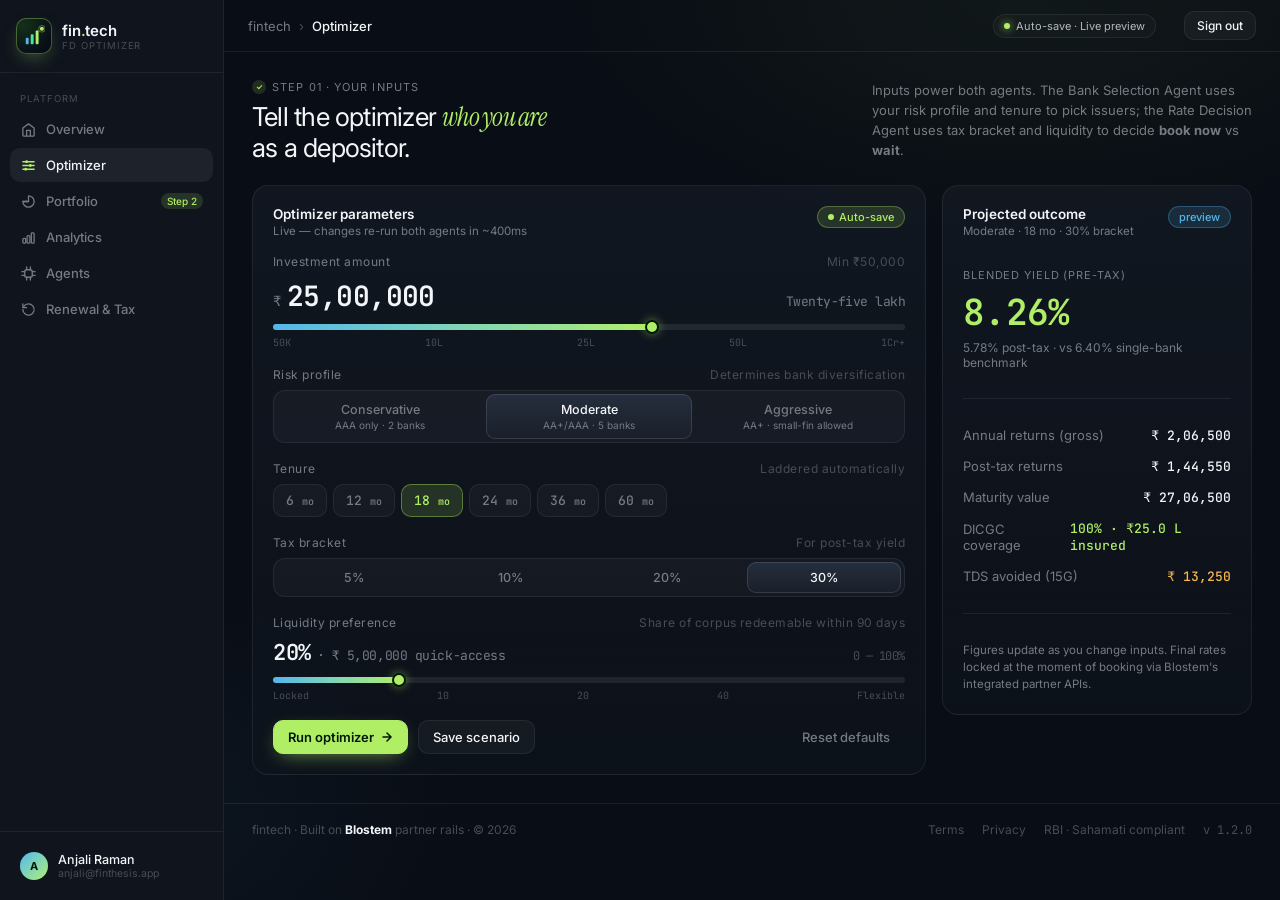
<file: public/Booking.html>
<!doctype html>
<html lang="en">
<head>
<meta charset="utf-8" />
<meta name="viewport" content="width=1440" />
<title>Book FDs · fintech</title>
<link rel="preconnect" href="https://fonts.googleapis.com">
<link rel="preconnect" href="https://fonts.gstatic.com" crossorigin>
<link href="https://fonts.googleapis.com/css2?family=Inter:wght@300;400;500;600;700&family=JetBrains+Mono:wght@400;500;600&family=Instrument+Serif:ital@0;1&display=swap" rel="stylesheet">
<link rel="stylesheet" href="assets/app.css?v=2">
<style>
  .booking-grid { display: grid; grid-template-columns: 1fr 380px; gap: 24px; align-items: start; }
  .fd-list { display: flex; flex-direction: column; gap: 14px; }
  .fd-row {
    display: grid; grid-template-columns: 36px 1fr auto; gap: 16px; align-items: center;
    padding: 18px 20px; border-radius: 14px;
    background: var(--bg); border: 1px solid var(--hair);
    transition: border-color .15s;
  }
  .fd-row:hover { border-color: var(--hair-2); }
  .fd-num { width: 36px; height: 36px; border-radius: 10px; display: grid; place-items: center; font-size: 13px; font-weight: 600; color: oklch(0.18 0.05 150); flex-shrink: 0; }
  .fd-info .bank { font-size: 14px; font-weight: 600; }
  .fd-info .meta { font-size: 12px; color: var(--ink-3); margin-top: 3px; }
  .fd-info .meta span { margin-right: 12px; }
  .fd-right { text-align: right; }
  .fd-right .amt { font-family: "JetBrains Mono", monospace; font-size: 15px; font-weight: 600; }
  .fd-right .sub { font-size: 11px; color: var(--ink-3); margin-top: 3px; }
  .fd-right .yield { font-size: 12px; color: var(--lime); margin-top: 2px; }

  .summary-card { position: sticky; top: 24px; }
  .sum-row { display: flex; justify-content: space-between; align-items: center; padding: 12px 0; border-bottom: 1px solid var(--hair); font-size: 13px; }
  .sum-row:last-child { border-bottom: none; }
  .sum-row .lbl { color: var(--ink-3); }
  .sum-row .val { font-family: "JetBrains Mono", monospace; font-weight: 600; }
  .sum-row .val.lime { color: var(--lime); }

  .form-section { margin-top: 24px; }
  .form-section .sec-title { font-size: 11px; letter-spacing: .1em; text-transform: uppercase; color: var(--ink-3); margin-bottom: 14px; }
  .field { margin-bottom: 14px; }
  .field label { display: block; font-size: 11.5px; color: var(--ink-3); margin-bottom: 6px; }
  .field input, .field select {
    width: 100%; padding: 11px 14px; border-radius: 10px;
    border: 1px solid var(--hair); background: var(--bg-2);
    color: var(--ink); font-size: 13px; font-family: inherit; outline: none;
    transition: border-color .15s;
  }
  .field input:focus, .field select:focus { border-color: oklch(0.88 0.18 130 / 0.5); box-shadow: 0 0 0 3px oklch(0.88 0.18 130 / 0.1); }
  .field select option { background: #1a1d27; }

  .consent-box { display: flex; gap: 10px; align-items: flex-start; padding: 14px; border-radius: 10px; border: 1px solid var(--hair); background: var(--bg); margin-bottom: 18px; font-size: 12px; color: var(--ink-3); line-height: 1.5; }
  .consent-box input[type=checkbox] { margin-top: 2px; accent-color: var(--lime); flex-shrink: 0; width: 15px; height: 15px; cursor: pointer; }

  .btn-book { width: 100%; padding: 14px; border-radius: 12px; border: none; background: var(--lime); color: oklch(0.18 0.05 150); font-size: 14px; font-weight: 700; cursor: pointer; font-family: inherit; display: flex; align-items: center; justify-content: center; gap: 10px; box-shadow: 0 10px 30px -10px oklch(0.88 0.18 130 / 0.5); transition: background .15s, transform .1s; }
  .btn-book:hover { background: oklch(0.92 0.18 130); }
  .btn-book:active { transform: translateY(1px); }
  .btn-book:disabled { opacity: .5; cursor: not-allowed; transform: none; }

  .security-note { display: flex; gap: 10px; align-items: center; margin-top: 14px; padding: 12px 14px; border-radius: 10px; background: var(--blue-soft); border: 1px solid oklch(0.74 0.12 235 / 0.25); font-size: 11.5px; color: var(--ink-2); }

  .status-chip { display: inline-flex; align-items: center; gap: 6px; font-size: 11px; padding: 3px 10px; border-radius: 999px; }
  .status-chip.ready { background: var(--lime-soft); color: var(--lime); }

  .success-overlay { display: none; position: fixed; inset: 0; background: oklch(0 0 0 / 0.75); z-index: 999; align-items: center; justify-content: center; backdrop-filter: blur(6px); }
  .success-overlay.show { display: flex; }
  .success-card { background: var(--panel); border: 1px solid var(--hair-2); border-radius: 24px; padding: 48px 44px; max-width: 480px; width: 90%; text-align: center; box-shadow: 0 40px 80px -20px oklch(0 0 0 / 0.6); }
  .success-icon { width: 64px; height: 64px; border-radius: 50%; background: var(--lime-soft); border: 2px solid var(--lime); display: grid; place-items: center; margin: 0 auto 20px; }
  .success-card h3 { font-size: 26px; font-weight: 500; letter-spacing: -.02em; margin-bottom: 10px; }
  .success-card h3 em { font-family: "Instrument Serif", serif; font-style: italic; color: var(--lime); }
  .success-card p { font-size: 13px; color: var(--ink-3); line-height: 1.6; margin-bottom: 4px; }
  .success-ref { font-family: "JetBrains Mono", monospace; font-size: 13px; color: var(--ink-2); margin: 18px 0; padding: 12px 16px; border-radius: 8px; background: var(--bg); border: 1px solid var(--hair); }
  .success-actions { display: flex; gap: 10px; margin-top: 24px; }
  .success-actions button { flex: 1; padding: 12px; border-radius: 10px; font-size: 13px; font-weight: 600; cursor: pointer; font-family: inherit; border: 1px solid var(--hair); background: var(--bg); color: var(--ink); transition: background .15s; }
  .success-actions button:hover { background: var(--bg-2); }
  .success-actions button.primary { background: var(--lime); color: oklch(0.18 0.05 150); border-color: var(--lime); }
  .success-actions button.primary:hover { background: oklch(0.92 0.18 130); }
</style>
</head>
<body data-page="booking" data-crumb="Book FDs">

<div id="page-content">
  <div class="screen" data-screen-label="Book FDs">
    <div class="screen-head">
      <div>
        <div class="screen-eyebrow"><span class="tick"></span> Step 03 · Booking</div>
        <h2 class="screen-title">Confirm &amp; <em>book</em> your<br/>FD ladder.</h2>
      </div>
      <button class="btn" onclick="history.back()">&#8592; Back to Portfolio</button>
    </div>

    <div class="booking-grid">

      <!-- LEFT: FD list + form -->
      <div>
        <div class="card raised" style="margin-bottom:20px;">
          <div class="card-head">
            <div class="card-title">FDs to be booked</div>
            <span class="status-chip ready" id="fd-count-chip">loading…</span>
          </div>
          <div class="fd-list" id="fd-list"></div>
        </div>

        <div class="card">
          <div class="card-head"><div class="card-title">Your details</div></div>

          <div class="form-section">
            <div class="sec-title">Personal Information</div>
            <div style="display:grid;grid-template-columns:1fr 1fr;gap:12px;">
              <div class="field"><label>Full name (as per PAN)</label><input type="text" id="inp-name" placeholder="Anjali Raman" /></div>
              <div class="field"><label>PAN number</label><input type="text" id="inp-pan" placeholder="ABCDE1234F" maxlength="10" oninput="this.value=this.value.toUpperCase()" /></div>
            </div>
            <div style="display:grid;grid-template-columns:1fr 1fr;gap:12px;">
              <div class="field"><label>Mobile number</label><input type="tel" id="inp-mobile" placeholder="+91 98765 43210" /></div>
              <div class="field"><label>Email address</label><input type="email" id="inp-email" placeholder="anjali@example.com" /></div>
            </div>
          </div>

          <div class="form-section">
            <div class="sec-title">Bank Account (for interest credit)</div>
            <div style="display:grid;grid-template-columns:1fr 1fr;gap:12px;">
              <div class="field"><label>Account number</label><input type="text" id="inp-acc" placeholder="XXXX XXXX XXXX" /></div>
              <div class="field"><label>IFSC code</label><input type="text" id="inp-ifsc" placeholder="SBIN0001234" oninput="this.value=this.value.toUpperCase()" /></div>
            </div>
          </div>

          <div class="form-section">
            <div class="sec-title">Tax Declaration</div>
            <div class="field">
              <label>Form 15G / 15H (TDS exemption)</label>
              <select id="inp-15g">
                <option value="none">Not applicable</option>
                <option value="15g">Submit Form 15G (below 60 years)</option>
                <option value="15h">Submit Form 15H (senior citizen 60+)</option>
              </select>
            </div>
          </div>
        </div>
      </div>

      <!-- RIGHT: Summary + confirm -->
      <div class="summary-card">
        <div class="card raised">
          <div class="card-head"><div class="card-title">Booking summary</div></div>
          <div class="sum-row"><span class="lbl">Total investment</span><span class="val" id="sum-total">—</span></div>
          <div class="sum-row"><span class="lbl">No. of FDs</span><span class="val" id="sum-count">—</span></div>
          <div class="sum-row"><span class="lbl">Blended yield</span><span class="val lime" id="sum-yield">—</span></div>
          <div class="sum-row"><span class="lbl">Annual return (gross)</span><span class="val" id="sum-gross">—</span></div>
          <div class="sum-row"><span class="lbl">Post-tax return</span><span class="val" id="sum-posttax">—</span></div>
          <div class="sum-row"><span class="lbl">Total maturity value</span><span class="val lime" id="sum-maturity">—</span></div>
          <div class="sum-row"><span class="lbl">DICGC coverage</span><span class="val lime">100% &#10003;</span></div>

          <div style="margin-top:20px;">
            <div class="consent-box">
              <input type="checkbox" id="consent" />
              <span>I confirm the above details are correct and authorise Blostem to initiate FD bookings with partner banks on my behalf via Sahamati AA framework.</span>
            </div>
            <button class="btn-book" id="btn-confirm" onclick="confirmBooking()">
              <svg width="16" height="16" viewBox="0 0 16 16" fill="none"><path d="M3 8h10M9 4l4 4-4 4" stroke="currentColor" stroke-width="1.6" stroke-linecap="round" stroke-linejoin="round"/></svg>
              Confirm &amp; Book all FDs
            </button>
            <div class="security-note">
              <svg width="16" height="16" viewBox="0 0 16 16" fill="none"><path d="M8 2 L13 4.5 V9 C13 12.5 11 14.5 8 15.5 C5 14.5 3 12.5 3 9 V4.5 Z" stroke="oklch(0.74 0.12 235)" stroke-width="1.2" fill="oklch(0.74 0.12 235 / 0.15)"/><path d="M6 8.5l1.5 1.5L10.5 7" stroke="oklch(0.88 0.18 130)" stroke-width="1.4" stroke-linecap="round" stroke-linejoin="round" fill="none"/></svg>
              256-bit encrypted · RBI / Sahamati compliant · Blostem partner rails
            </div>
          </div>
        </div>
      </div>

    </div>
  </div>
</div>

<!-- Success overlay -->
<div class="success-overlay" id="success-overlay">
  <div class="success-card">
    <div class="success-icon">
      <svg width="28" height="28" viewBox="0 0 28 28" fill="none"><path d="M6 14l6 6L22 8" stroke="oklch(0.88 0.18 130)" stroke-width="2.4" stroke-linecap="round" stroke-linejoin="round"/></svg>
    </div>
    <h3>FDs <em>booked</em> successfully!</h3>
    <p>Your FD ladder has been initiated across all partner banks.</p>
    <p>Confirmation SMS &amp; email will be sent shortly.</p>
    <div class="success-ref" id="success-ref">REF: FT-2026-XXXXXX</div>
    <div class="success-actions">
      <button onclick="window.location.href='Renewal.html'">View Renewals</button>
      <button class="primary" onclick="window.location.href='Overview.html'">Go to Dashboard</button>
    </div>
  </div>
</div>

<script src="assets/shell.js?v=2"></script>
<script>
const result = JSON.parse(sessionStorage.getItem('optimizeResult') || 'null');
const params = JSON.parse(sessionStorage.getItem('optimizeParams') || 'null');

const ts = parseInt(sessionStorage.getItem('optimizeTimestamp') || '0');
if (!result || !params || (Date.now() - ts) > 30 * 60 * 1000) {
  sessionStorage.removeItem('optimizeResult');
  sessionStorage.removeItem('optimizeParams');
  sessionStorage.removeItem('optimizeTimestamp');
  window.location.href = 'Optimizer.html';
}

const COLORS = [
  'oklch(0.88 0.18 130)',
  'oklch(0.74 0.12 235)',
  'oklch(0.74 0.14 300)',
  'oklch(0.82 0.14 78)',
  'oklch(0.72 0.16 20)'
];

const ALLOC = {
  conservative: [
    { name: 'Suryoday SFB',    rating: 'AA+', pct: 40, mo: 12, rate: 8.25 },
    { name: 'Unity SFB',       rating: 'AA+', pct: 30, mo: 18, rate: 8.15 },
    { name: 'Shivalik SFB',    rating: 'AA',  pct: 20, mo: 24, rate: 8.00 },
    { name: 'Jana SFB',        rating: 'AA',  pct: 10, mo: 36, rate: 7.90 },
  ],
  moderate: [
    { name: 'Bajaj Finance',   rating: 'AAA', pct: 25, mo: 12, rate: 8.35 },
    { name: 'Suryoday SFB',    rating: 'AA+', pct: 25, mo: 18, rate: 8.25 },
    { name: 'Shriram Finance', rating: 'AA+', pct: 25, mo: 24, rate: 8.30 },
    { name: 'Unity SFB',       rating: 'AA+', pct: 25, mo: 36, rate: 8.15 },
  ],
  aggressive: [
    { name: 'Bajaj Finance',    rating: 'AAA', pct: 40, mo: 9,  rate: 8.35 },
    { name: 'Shriram Finance',  rating: 'AA+', pct: 35, mo: 18, rate: 8.30 },
    { name: 'Mahindra Finance', rating: 'AA+', pct: 25, mo: 36, rate: 8.20 },
  ],
};

const fmtINR = n => '&#8377; ' + Math.round(n).toLocaleString('en-IN');

function getBanks() {
  const risk = params && params.risk ? params.risk : 'moderate';
  const amount = params && params.amount ? params.amount : 2500000;
  let banks = ALLOC[risk] || ALLOC.moderate;
  if (result && result.allocation && result.allocation.length > 0) {
    const mapped = result.allocation
      .filter(function(a) { return a.weight_percent > 3; })
      .map(function(a) { return { name: a.bank_name, rating: a.rating, pct: Math.round(a.weight_percent), mo: params && params.tenure ? params.tenure : 12, rate: a.interest_rate }; });
    if (mapped.length > 0) banks = mapped;
  }
  return banks.map(function(b) { return Object.assign({}, b, { amount: Math.round(amount * b.pct / 100) }); });
}

function render() {
  var banks = getBanks();
  var amount = params && params.amount ? params.amount : 2500000;
  var tax = params && params.tax ? params.tax : 30;
  var list = document.getElementById('fd-list');

  list.innerHTML = banks.map(function(b, i) {
    var interest = Math.round(b.amount * b.rate / 100 * b.mo / 12);
    var maturity = b.amount + interest;
    return '<div class="fd-row">' +
      '<div class="fd-num" style="background:' + COLORS[i % COLORS.length] + '">' + (i + 1) + '</div>' +
      '<div class="fd-info">' +
        '<div class="bank">' + b.name + '</div>' +
        '<div class="meta">' +
          '<span>' + b.rating + '</span>' +
          '<span>' + b.mo + ' months</span>' +
          '<span class="mono">' + b.rate + '% p.a.</span>' +
          '<span>DICGC insured &#10003;</span>' +
        '</div>' +
      '</div>' +
      '<div class="fd-right">' +
        '<div class="amt">' + fmtINR(b.amount) + '</div>' +
        '<div class="sub">Maturity: ' + fmtINR(maturity) + '</div>' +
        '<div class="yield">+' + fmtINR(interest) + ' interest</div>' +
      '</div>' +
    '</div>';
  }).join('');

  document.getElementById('fd-count-chip').textContent = banks.length + ' FDs · DICGC insured';

  var blended = banks.reduce(function(s, b) { return s + b.rate * b.pct / 100; }, 0);
  var gross = amount * blended / 100;
  var postTax = gross * (1 - tax / 100);
  var maturityTotal = amount + gross;

  document.getElementById('sum-total').innerHTML    = fmtINR(amount);
  document.getElementById('sum-count').textContent  = banks.length + ' FDs';
  document.getElementById('sum-yield').textContent  = blended.toFixed(2) + '%';
  document.getElementById('sum-gross').innerHTML    = fmtINR(gross);
  document.getElementById('sum-posttax').innerHTML  = fmtINR(postTax);
  document.getElementById('sum-maturity').innerHTML = fmtINR(maturityTotal);
}

function confirmBooking() {
  var name   = document.getElementById('inp-name').value.trim();
  var pan    = document.getElementById('inp-pan').value.trim();
  var mobile = document.getElementById('inp-mobile').value.trim();
  var email  = document.getElementById('inp-email').value.trim();
  var consent= document.getElementById('consent').checked;

  if (!name || !pan || !mobile || !email) {
    alert('Please fill in Name, PAN, Mobile and Email before confirming.');
    return;
  }
  if (!consent) {
    alert('Please accept the consent declaration to proceed.');
    return;
  }

  var btn = document.getElementById('btn-confirm');
  btn.disabled = true;
  btn.innerHTML = 'Booking in progress\u2026';

  setTimeout(function() {
    var chars = 'ABCDEFGHIJKLMNOPQRSTUVWXYZ0123456789';
    var ref = '';
    for (var i = 0; i < 6; i++) ref += chars.charAt(Math.floor(Math.random() * chars.length));
    document.getElementById('success-ref').textContent = 'REF: FT-2026-' + ref;
    document.getElementById('success-overlay').classList.add('show');
  }, 2000);
}

render();
</script>
</body>
</html>
</file>
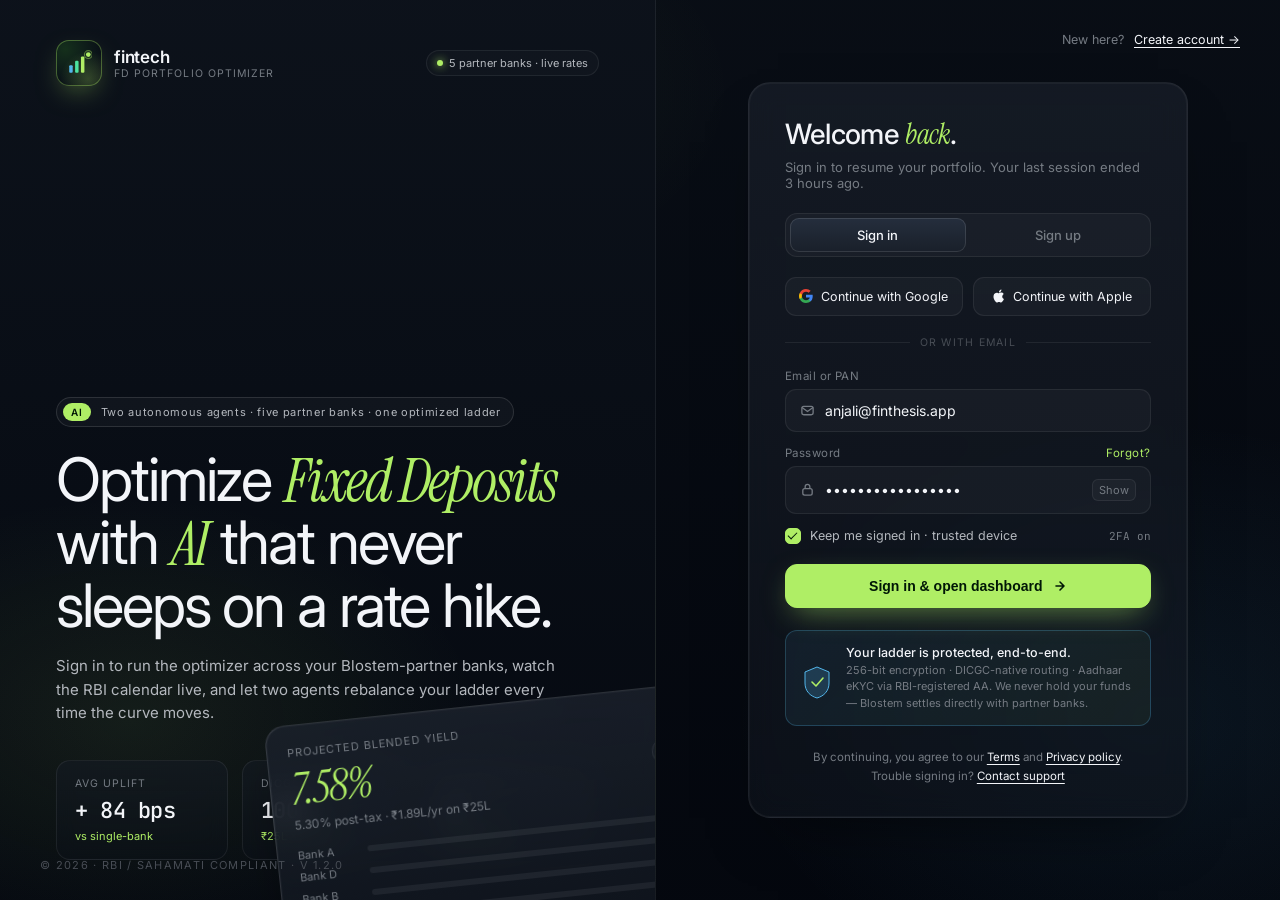
<file: public/Login.html>
<!doctype html>
<html lang="en">
<head>
<meta charset="utf-8"/>
<meta name="viewport" content="width=1440"/>
<title>fintech — Sign in</title>
<link rel="preconnect" href="https://fonts.googleapis.com">
<link rel="preconnect" href="https://fonts.gstatic.com" crossorigin>
<link href="https://fonts.googleapis.com/css2?family=Inter:wght@300;400;500;600;700&family=JetBrains+Mono:wght@400;500;600&family=Instrument+Serif:ital@0;1&display=swap" rel="stylesheet">
<style>
  :root{
    --bg: oklch(0.16 0.018 260);
    --bg-2: oklch(0.19 0.02 260);
    --panel: oklch(0.22 0.022 260);
    --hair: oklch(1 0 0 / 0.07);
    --hair-2: oklch(1 0 0 / 0.12);
    --ink: oklch(0.97 0.005 260);
    --ink-2: oklch(0.78 0.01 260);
    --ink-3: oklch(0.58 0.015 260);
    --ink-4: oklch(0.42 0.015 260);
    --lime: oklch(0.88 0.18 130);
    --lime-soft: oklch(0.88 0.18 130 / 0.14);
    --blue: oklch(0.74 0.12 235);
    --blue-soft: oklch(0.74 0.12 235 / 0.14);
    --amber: oklch(0.82 0.14 78);
    --violet: oklch(0.74 0.14 300);
  }
  *{box-sizing:border-box;margin:0;padding:0}
  html,body{background:var(--bg);color:var(--ink);font-family:'Inter',sans-serif;-webkit-font-smoothing:antialiased;min-height:100vh;}
  body{
    background-image:
      radial-gradient(800px 400px at 20% 10%, oklch(0.88 0.18 130 / 0.08), transparent 60%),
      radial-gradient(700px 500px at 90% 80%, oklch(0.74 0.12 235 / 0.08), transparent 60%),
      linear-gradient(180deg, var(--bg), oklch(0.13 0.018 260));
    min-height:100vh;
    overflow:hidden;
  }
  .mono{font-family:'JetBrains Mono',monospace;font-feature-settings:'tnum'}
  .serif{font-family:'Instrument Serif',serif;font-style:italic;font-weight:400}

  .page{ display:grid; grid-template-columns: 1.05fr 1fr; min-height:100vh; }

  /* LEFT — brand panel */
  .left{
    position:relative; padding:40px 56px; display:flex; flex-direction:column; overflow:hidden;
    border-right:1px solid var(--hair);
    background:
      radial-gradient(500px 320px at 20% 80%, oklch(0.88 0.18 130 / 0.08), transparent 70%),
      linear-gradient(180deg, oklch(0.18 0.02 260), oklch(0.14 0.018 260));
  }
  .brand{ display:flex; align-items:center; gap:12px; }
  .brand-mark{ width:46px; height:46px; border-radius:13px;
    background: radial-gradient(120% 120% at 20% 20%, oklch(0.28 0.05 150) 0%, oklch(0.16 0.02 260) 70%);
    display:grid; place-items:center; position:relative; overflow:hidden;
    box-shadow: 0 0 0 1px oklch(0.88 0.18 130 / 0.35) inset, 0 10px 28px -10px oklch(0.88 0.18 130 / 0.55);}
  .brand-mark::after{ content:""; position:absolute; inset:0; background:radial-gradient(circle at 70% 85%, oklch(0.88 0.18 130 / 0.25), transparent 55%);}
  .brand-mark svg{ position:relative; z-index:1;}
  .brand-name{ font-size:17px; font-weight:600; letter-spacing:-0.01em;}
  .brand-name .dot{ color:var(--lime);}
  .brand-sub{ font-size:10.5px; color:var(--ink-3); letter-spacing:0.1em; text-transform:uppercase;}

  .lead{ margin-top:auto; padding-top:40px;}
  .eyebrow{ display:inline-flex; align-items:center; gap:10px; padding:5px 12px 5px 6px; border-radius:999px; border:1px solid var(--hair-2); background:oklch(1 0 0 / 0.03); font-size:11px; color:var(--ink-2); letter-spacing:0.06em;}
  .eyebrow .chip{ background:var(--lime); color:oklch(0.18 0.05 150); padding:3px 8px; border-radius:999px; font-size:10px; font-weight:600; letter-spacing:0.08em; text-transform:uppercase;}
  h1.headline{ font-size:60px; font-weight:400; letter-spacing:-0.035em; line-height:1.02; margin:22px 0 18px; max-width:620px;}
  h1.headline em{ font-family:'Instrument Serif',serif; font-style:italic; color:var(--lime);}
  .sub{ font-size:15px; color:var(--ink-2); line-height:1.55; max-width:520px;}

  /* Stats row */
  .stats{ display:grid; grid-template-columns:repeat(3, 1fr); gap:14px; margin-top:36px; max-width:620px;}
  .stat{ padding:16px 18px; border-radius:14px; border:1px solid var(--hair); background:linear-gradient(180deg, oklch(0.22 0.022 260 / 0.55), oklch(0.18 0.02 260 / 0.4)); backdrop-filter:blur(10px);}
  .stat .k{ font-size:10.5px; letter-spacing:0.1em; text-transform:uppercase; color:var(--ink-3);}
  .stat .v{ font-family:'JetBrains Mono',monospace; font-size:22px; font-weight:500; margin-top:6px; letter-spacing:-0.02em;}
  .stat .d{ font-size:11px; color:var(--lime); margin-top:4px;}

  /* Floating glass card (preview of product) */
  .preview-card{
    position:absolute; bottom:-50px; right:-80px; width:460px;
    transform:rotate(-6deg);
    padding:20px; border-radius:20px;
    background:linear-gradient(180deg, oklch(0.24 0.022 260 / 0.85), oklch(0.2 0.02 260 / 0.7));
    border:1px solid var(--hair-2);
    box-shadow: 0 30px 60px -20px oklch(0 0 0 / 0.55), 0 0 0 1px oklch(1 0 0 / 0.03) inset;
    backdrop-filter: blur(16px);
  }
  .preview-card .ph{ display:flex; align-items:center; justify-content:space-between;}
  .preview-card .t{ font-size:11px; color:var(--ink-3); letter-spacing:0.08em; text-transform:uppercase;}
  .preview-card .v{ font-family:'Instrument Serif',serif; font-style:italic; color:var(--lime); font-size:44px; line-height:1; letter-spacing:-0.02em; margin-top:8px;}
  .preview-card .vs{ font-size:12px; color:var(--ink-3); margin-top:6px;}
  .preview-card .bars{ margin-top:16px; display:flex; flex-direction:column; gap:8px;}
  .preview-card .row{ display:grid; grid-template-columns: 60px 1fr 40px; gap:10px; align-items:center; font-size:11px; color:var(--ink-3);}
  .preview-card .row .b{ height:6px; border-radius:999px; background:oklch(1 0 0 / 0.06); overflow:hidden;}
  .preview-card .row .b .f{ height:100%; background:linear-gradient(90deg, var(--blue), var(--lime));}
  .preview-card .row .n{ font-family:'JetBrains Mono',monospace; color:var(--ink); text-align:right;}

  /* RIGHT — auth panel */
  .right{ display:flex; align-items:center; justify-content:center; padding:40px; position:relative;}
  .topright{ position:absolute; top:32px; right:40px; display:flex; gap:10px; align-items:center; color:var(--ink-3); font-size:12.5px;}
  .topright a{ color:var(--ink); text-decoration:underline; text-underline-offset:3px;}
  .pill{ display:inline-flex; align-items:center; gap:6px; font-size:11px; padding:5px 10px; border-radius:999px; border:1px solid var(--hair); color:var(--ink-2); background:oklch(1 0 0 / 0.02);}
  .pill .ind{ width:6px;height:6px;border-radius:50%;background:var(--lime);box-shadow:0 0 8px var(--lime);}

  .card{
    width:100%; max-width:440px;
    padding:36px 36px 32px;
    border-radius:22px;
    background:linear-gradient(180deg, oklch(0.24 0.022 260 / 0.7), oklch(0.2 0.02 260 / 0.55));
    border:1px solid var(--hair);
    box-shadow: 0 30px 60px -30px oklch(0 0 0 / 0.6), 0 0 0 1px oklch(1 0 0 / 0.04) inset;
    backdrop-filter: blur(14px);
  }
  .card h2{ font-size:28px; font-weight:500; letter-spacing:-0.025em; line-height:1.1; }
  .card h2 em{ font-family:'Instrument Serif',serif; font-style:italic; color:var(--lime);}
  .card .sh{ font-size:13px; color:var(--ink-3); margin-top:8px;}

  /* Segmented: Sign in / Sign up */
  .segtabs{ display:flex; background:oklch(1 0 0 / 0.03); border:1px solid var(--hair); border-radius:12px; padding:4px; gap:4px; margin-top:22px;}
  .segtabs button{ flex:1; border:0; background:transparent; color:var(--ink-3); padding:9px 0; border-radius:9px; font-size:13px; cursor:pointer; font-family:inherit; font-weight:500;}
  .segtabs button.on{ background:linear-gradient(180deg, oklch(0.3 0.03 260), oklch(0.24 0.022 260)); color:var(--ink); box-shadow:inset 0 0 0 1px var(--hair-2);}

  /* SSO buttons */
  .sso{ display:grid; grid-template-columns:1fr 1fr; gap:10px; margin-top:20px;}
  .sso button{ display:flex; align-items:center; justify-content:center; gap:8px; padding:11px 12px; border-radius:11px; background:oklch(1 0 0 / 0.03); border:1px solid var(--hair); color:var(--ink); font-size:12.5px; cursor:pointer; font-family:inherit; transition:background .15s;}
  .sso button:hover{ background:oklch(1 0 0 / 0.06);}

  .divider{ display:flex; align-items:center; gap:10px; margin:20px 0; color:var(--ink-4); font-size:10.5px; letter-spacing:0.12em;}
  .divider::before, .divider::after{ content:""; flex:1; height:1px; background:var(--hair);}

  /* Fields */
  .field{ display:flex; flex-direction:column; gap:6px; margin-bottom:14px;}
  .field label{ font-size:11.5px; color:var(--ink-3); letter-spacing:0.04em; display:flex; justify-content:space-between;}
  .field label a{ color:var(--lime); text-decoration:none; font-size:11.5px;}
  .input{ display:flex; align-items:center; gap:10px; padding:12px 14px; border-radius:11px; border:1px solid var(--hair); background:oklch(1 0 0 / 0.03); transition:border-color .15s;}
  .input:focus-within{ border-color:oklch(0.88 0.18 130 / 0.5); box-shadow:0 0 0 3px oklch(0.88 0.18 130 / 0.12);}
  .input input{ flex:1; background:transparent; border:0; outline:none; color:var(--ink); font-size:14px; font-family:inherit;}
  .input input::placeholder{ color:var(--ink-4);}
  .input .icn{ color:var(--ink-3); display:flex;}
  .input .toggle{ color:var(--ink-3); font-size:11px; cursor:pointer; padding:3px 6px; border-radius:6px; border:1px solid var(--hair); background:oklch(1 0 0 / 0.03);}

  .remember{ display:flex; align-items:center; justify-content:space-between; margin:4px 0 20px;}
  .check{ display:flex; align-items:center; gap:9px; font-size:12.5px; color:var(--ink-2); cursor:pointer;}
  .check .box{ width:16px; height:16px; border-radius:5px; border:1px solid var(--hair-2); background:oklch(1 0 0 / 0.04); display:grid; place-items:center;}
  .check.on .box{ background:var(--lime); border-color:var(--lime);}
  .check.on .box::after{ content:""; width:8px; height:4px; border-left:1.5px solid oklch(0.18 0.05 150); border-bottom:1.5px solid oklch(0.18 0.05 150); transform:translateY(-1px) rotate(-45deg);}

  .btn{ width:100%; padding:13px 16px; border-radius:12px; border:1px solid var(--lime); background:var(--lime); color:oklch(0.18 0.05 150); font-size:14px; font-weight:600; cursor:pointer; display:flex; align-items:center; justify-content:center; gap:10px; box-shadow:0 10px 30px -10px oklch(0.88 0.18 130 / 0.6); transition:transform .1s, background .15s;}
  .btn:hover{ background:oklch(0.92 0.18 130);}
  .btn:active{ transform:translateY(1px);}

  /* Security row */
  .security{ margin-top:22px; padding:14px; border-radius:12px; background:linear-gradient(135deg, oklch(0.74 0.12 235 / 0.08), oklch(0.88 0.18 130 / 0.05)); border:1px solid oklch(0.74 0.12 235 / 0.25); display:flex; gap:12px; align-items:center;}
  .security .sh{ width:34px; height:38px; flex:0 0 auto; display:grid; place-items:center;}
  .security .h{ font-size:12.5px; font-weight:500;}
  .security .d{ font-size:11px; color:var(--ink-3); margin-top:2px; line-height:1.5;}

  .footnote{ font-size:11.5px; color:var(--ink-3); text-align:center; margin-top:22px; line-height:1.6;}
  .footnote a{ color:var(--ink); text-decoration:underline; text-underline-offset:3px;}

  .corner{ position:absolute; bottom:28px; left:40px; color:var(--ink-4); font-size:11px; letter-spacing:0.12em; text-transform:uppercase;}

  /* Field variants */
  .inline2{ display:grid; grid-template-columns: 110px 1fr; gap:10px;}
  .cc{ display:flex; align-items:center; gap:6px; padding:12px 14px; border-radius:11px; border:1px solid var(--hair); background:oklch(1 0 0 / 0.03); font-size:13px; color:var(--ink-2); cursor:pointer;}

  .row-k{ font-size:11px; color:var(--ink-3);}
</style>
</head>
<body>

<div class="page">
  <!-- LEFT -->
  <div class="left">
    <div style="display:flex; align-items:center; justify-content:space-between;">
      <div class="brand">
        <div class="brand-mark" aria-label="fintech logo">
          <svg width="26" height="26" viewBox="0 0 24 24" fill="none">
            <rect x="3"  y="14" width="3.2" height="7"  rx="1" fill="oklch(0.74 0.12 235)"/>
            <rect x="8.4" y="10" width="3.2" height="11" rx="1" fill="oklch(0.82 0.16 160)"/>
            <rect x="13.8" y="6"  width="3.2" height="15" rx="1" fill="oklch(0.88 0.18 130)"/>
            <circle cx="20.6" cy="4.2" r="2.2" fill="oklch(0.88 0.18 130)"/>
            <circle cx="20.6" cy="4.2" r="3.6" fill="none" stroke="oklch(0.88 0.18 130 / 0.45)" stroke-width="1"/>
          </svg>
        </div>
        <div>
          <div class="brand-name">fintech</div>
          <div class="brand-sub">FD Portfolio Optimizer</div>
        </div>
      </div>
      <span class="pill"><span class="ind"></span> 5 partner banks · live rates</span>
    </div>

    <div class="lead">
      <div class="eyebrow"><span class="chip">AI</span> Two autonomous agents · five partner banks · one optimized ladder</div>
      <h1 class="headline">
        Optimize <em>Fixed Deposits</em> with <em>AI</em> that never sleeps on a rate hike.
      </h1>
      <p class="sub">
        Sign in to run the optimizer across your Blostem-partner banks, watch the RBI calendar live, and let two agents rebalance your ladder every time the curve moves.
      </p>

      <div class="stats">
        <div class="stat">
          <div class="k">Avg uplift</div>
          <div class="v">+ 84 bps</div>
          <div class="d">vs single-bank</div>
        </div>
        <div class="stat">
          <div class="k">DICGC covered</div>
          <div class="v">100%</div>
          <div class="d">₹25L × 5 banks</div>
        </div>
        <div class="stat">
          <div class="k">Agents live</div>
          <div class="v">2</div>
          <div class="d">Bank + Rate</div>
        </div>
      </div>
    </div>

    <!-- Floating preview -->
    <div class="preview-card">
      <div class="ph">
        <div>
          <div class="t">Projected blended yield</div>
          <div class="v">7.58%</div>
          <div class="vs">5.30% post-tax · ₹1.89L/yr on ₹25L</div>
        </div>
        <span class="pill"><span class="ind"></span> Live</span>
      </div>
      <div class="bars">
        <div class="row"><span>Bank A</span><span class="b"><span class="f" style="width:92%"></span></span><span class="n">7.65%</span></div>
        <div class="row"><span>Bank D</span><span class="b"><span class="f" style="width:96%"></span></span><span class="n">7.80%</span></div>
        <div class="row"><span>Bank B</span><span class="b"><span class="f" style="width:86%"></span></span><span class="n">7.40%</span></div>
        <div class="row"><span>Bank E</span><span class="b"><span class="f" style="width:88%"></span></span><span class="n">7.55%</span></div>
        <div class="row"><span>Bank C</span><span class="b"><span class="f" style="width:82%"></span></span><span class="n">7.25%</span></div>
      </div>
    </div>

    <div class="corner">© 2026 · RBI / Sahamati compliant · v 1.2.0</div>
  </div>

  <!-- RIGHT -->
  <div class="right">
    <div class="topright">
      <span>New here?</span>
      <a href="#" onclick="setMode('signup');return false;">Create account →</a>
    </div>

    <div class="card">
      <h2 id="h2">Welcome <em>back</em>.</h2>
      <p class="sh" id="sh">Sign in to resume your portfolio. Your last session ended 3 hours ago.</p>

      <div class="segtabs" role="tablist">
        <button class="on" id="tab-in" onclick="setMode('signin')">Sign in</button>
        <button id="tab-up" onclick="setMode('signup')">Sign up</button>
      </div>

      <div class="sso">
        <button>
          <svg width="14" height="14" viewBox="0 0 18 18"><path fill="#4285F4" d="M17.64 9.2c0-.63-.06-1.25-.16-1.84H9v3.49h4.84a4.14 4.14 0 0 1-1.8 2.71v2.26h2.9c1.7-1.56 2.7-3.88 2.7-6.62z"/><path fill="#34A853" d="M9 18c2.43 0 4.47-.8 5.96-2.18l-2.9-2.26c-.8.54-1.83.86-3.06.86-2.35 0-4.34-1.6-5.05-3.74H.96v2.33A9 9 0 0 0 9 18z"/><path fill="#FBBC05" d="M3.95 10.68A5.4 5.4 0 0 1 3.66 9c0-.58.1-1.15.29-1.68V4.99H.96A9 9 0 0 0 0 9c0 1.45.35 2.82.96 4.01l2.99-2.33z"/><path fill="#EA4335" d="M9 3.58c1.32 0 2.5.45 3.44 1.35l2.58-2.58A9 9 0 0 0 9 0 9 9 0 0 0 .96 4.99l2.99 2.33C4.66 5.18 6.65 3.58 9 3.58z"/></svg>
          Continue with Google
        </button>
        <button>
          <svg width="14" height="14" viewBox="0 0 18 18" fill="currentColor"><path d="M14.54 9.54c-.02-2.14 1.75-3.17 1.83-3.22a3.9 3.9 0 0 0-3.07-1.66c-1.3-.13-2.54.76-3.2.76-.66 0-1.68-.74-2.77-.72a4.1 4.1 0 0 0-3.45 2.1c-1.47 2.55-.37 6.32 1.06 8.38.7 1.01 1.52 2.14 2.6 2.1 1.04-.04 1.43-.67 2.69-.67 1.25 0 1.6.67 2.7.65 1.12-.02 1.82-1.02 2.5-2.04a9 9 0 0 0 1.13-2.32 3.64 3.64 0 0 1-2.22-3.36zM12.6 3.24a3.58 3.58 0 0 0 .82-2.57 3.64 3.64 0 0 0-2.36 1.22 3.41 3.41 0 0 0-.84 2.48c.95.07 1.9-.48 2.38-1.13z"/></svg>
          Continue with Apple
        </button>
      </div>

      <div class="divider">OR WITH EMAIL</div>

      <div class="field" id="f-name" style="display:none;">
        <label>Full name</label>
        <div class="input">
          <span class="icn">
            <svg width="15" height="15" viewBox="0 0 16 16" fill="none"><circle cx="8" cy="5" r="3" stroke="currentColor" stroke-width="1.4"/><path d="M2 14c.5-3 3-4.5 6-4.5s5.5 1.5 6 4.5" stroke="currentColor" stroke-width="1.4" stroke-linecap="round"/></svg>
          </span>
          <input type="text" placeholder="Anjali Raman" />
        </div>
      </div>

      <div class="field">
        <label>Email or PAN</label>
        <div class="input">
          <span class="icn">
            <svg width="15" height="15" viewBox="0 0 16 16" fill="none"><rect x="2" y="3.5" width="12" height="9" rx="2" stroke="currentColor" stroke-width="1.4"/><path d="M2.5 5 8 9l5.5-4" stroke="currentColor" stroke-width="1.4" stroke-linecap="round"/></svg>
          </span>
          <input type="email" placeholder="anjali@finthesis.app" value="anjali@finthesis.app" />
        </div>
      </div>

      <div class="field" id="f-mobile" style="display:none;">
        <label>Mobile number</label>
        <div class="inline2">
          <div class="cc">🇮🇳 +91 <svg style="margin-left:auto;" width="10" height="10" viewBox="0 0 10 10" fill="none"><path d="M2 4l3 3 3-3" stroke="currentColor" stroke-width="1.4" stroke-linecap="round"/></svg></div>
          <div class="input"><input type="tel" placeholder="98•• ••• •••" /></div>
        </div>
      </div>

      <div class="field">
        <label>Password <a href="#" id="forgot">Forgot?</a></label>
        <div class="input">
          <span class="icn">
            <svg width="15" height="15" viewBox="0 0 16 16" fill="none"><rect x="3" y="7" width="10" height="7" rx="2" stroke="currentColor" stroke-width="1.4"/><path d="M5.5 7V5a2.5 2.5 0 0 1 5 0v2" stroke="currentColor" stroke-width="1.4"/></svg>
          </span>
          <input type="password" placeholder="••••••••••" value="PartnerLadder2026" id="pw"/>
          <span class="toggle" onclick="togglePw()">Show</span>
        </div>
      </div>

      <div class="remember">
        <div class="check on" onclick="this.classList.toggle('on')"><span class="box"></span> Keep me signed in · trusted device</div>
        <span class="row-k mono">2FA on</span>
      </div>

      <button class="btn" onclick="location.href='Portfolio.html'">
        <span id="btn-label">Sign in &amp; open dashboard</span>
        <svg width="14" height="14" viewBox="0 0 14 14" fill="none"><path d="M3 7h8M7 3l4 4-4 4" stroke="currentColor" stroke-width="1.6" stroke-linecap="round" stroke-linejoin="round"/></svg>
      </button>

      <div class="security">
        <div class="sh">
          <svg width="30" height="34" viewBox="0 0 30 34" fill="none">
            <path d="M15 2 L27 7 V18 C27 26 22 31 15 33 C8 31 3 26 3 18 V7 Z" fill="oklch(0.74 0.12 235 / 0.2)" stroke="oklch(0.74 0.12 235)" stroke-width="1"/>
            <path d="M10 17 L14 21 L21 13" stroke="oklch(0.88 0.18 130)" stroke-width="1.6" stroke-linecap="round" stroke-linejoin="round" fill="none"/>
          </svg>
        </div>
        <div>
          <div class="h">Your ladder is protected, end-to-end.</div>
          <div class="d">256-bit encryption · DICGC-native routing · Aadhaar eKYC via RBI-registered AA. We never hold your funds — Blostem settles directly with partner banks.</div>
        </div>
      </div>

      <div class="footnote">
        By continuing, you agree to our <a href="#">Terms</a> and <a href="#">Privacy policy</a>.<br/>
        Trouble signing in? <a href="#">Contact support</a>
      </div>
    </div>
  </div>
</div>

<script>
  function togglePw(){
    const pw = document.getElementById('pw');
    const t = event.target;
    if (pw.type === 'password'){ pw.type='text'; t.textContent='Hide'; } else { pw.type='password'; t.textContent='Show'; }
  }
  function setMode(m){
    const isUp = m === 'signup';
    document.getElementById('tab-in').classList.toggle('on', !isUp);
    document.getElementById('tab-up').classList.toggle('on', isUp);
    document.getElementById('f-name').style.display = isUp ? 'flex' : 'none';
    document.getElementById('f-mobile').style.display = isUp ? 'flex' : 'none';
    document.getElementById('forgot').style.display = isUp ? 'none' : 'inline';
    document.getElementById('h2').innerHTML = isUp
      ? 'Start <em>compounding</em>.'
      : 'Welcome <em>back</em>.';
    document.getElementById('sh').textContent = isUp
      ? 'Create an account and run your first optimizer in under 60 seconds.'
      : 'Sign in to resume your portfolio. Your last session ended 3 hours ago.';
    document.getElementById('btn-label').textContent = isUp
      ? 'Create account · start optimizer'
      : 'Sign in & open dashboard';
  }
</script>
</body>
</html>
</file>
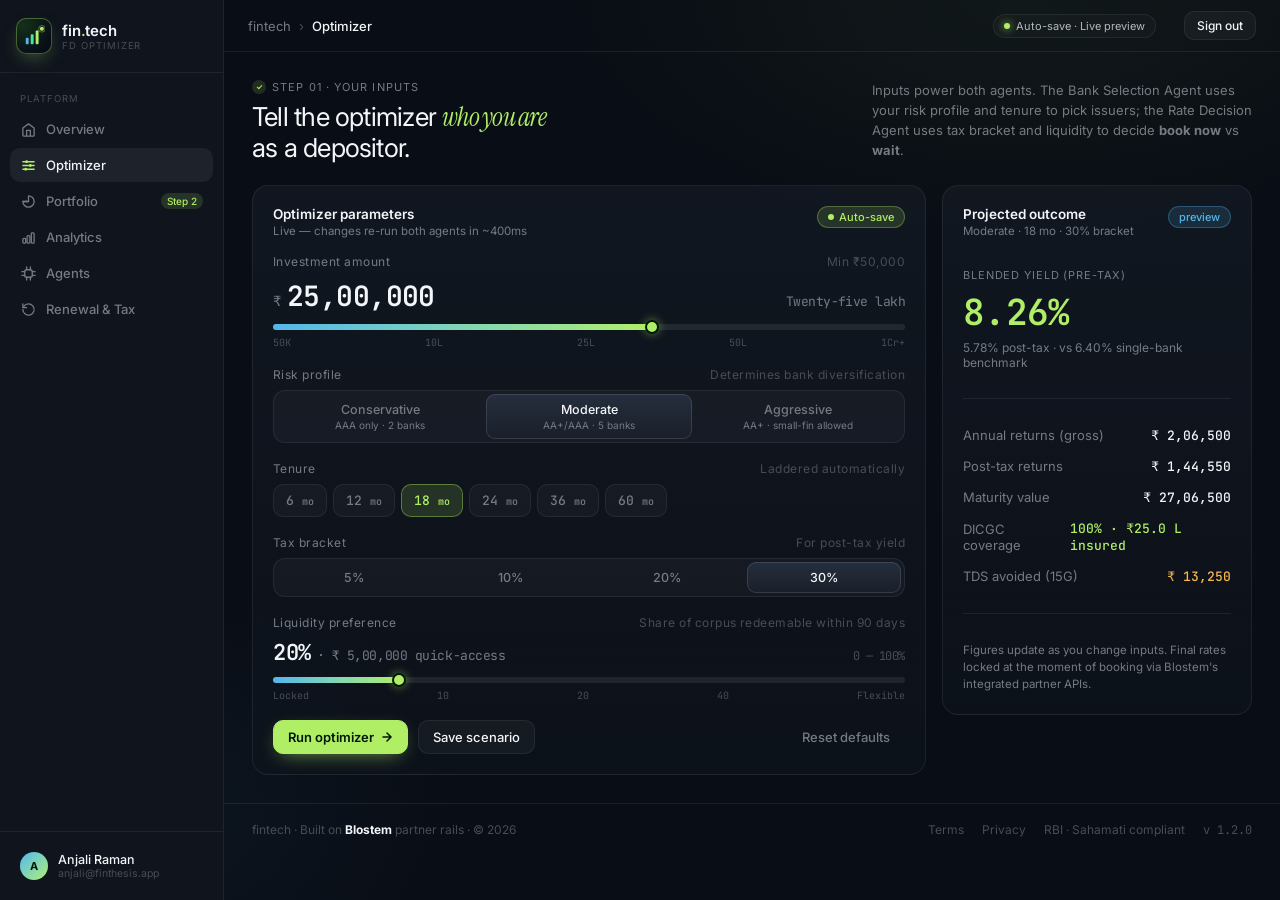
<file: public/Optimizer.html>
<!doctype html>
<html lang="en">
<head>
<meta charset="utf-8" />
<meta name="viewport" content="width=1440" />
<title>Optimizer · fintech</title>
<link rel="preconnect" href="https://fonts.googleapis.com">
<link rel="preconnect" href="https://fonts.gstatic.com" crossorigin>
<link href="https://fonts.googleapis.com/css2?family=Inter:wght@300;400;500;600;700&family=JetBrains+Mono:wght@400;500;600&family=Instrument+Serif:ital@0;1&display=swap" rel="stylesheet">
<link rel="stylesheet" href="assets/app.css?v=2">
</head>
<body data-page="optimizer" data-crumb="Optimizer" data-pill="<span class='ind'></span> Auto-save · Live preview">

<div id="page-content">
  <div class="screen" data-screen-label="Optimizer Input">
    <div class="screen-head">
      <div>
        <div class="screen-eyebrow"><span class="tick"></span> Step 01 · Your inputs</div>
        <h2 class="screen-title">Tell the optimizer <em>who you are</em><br/>as a depositor.</h2>
      </div>
      <div class="screen-desc">
        Inputs power both agents. The Bank Selection Agent uses your risk profile and tenure to pick issuers; the Rate Decision Agent uses tax bracket and liquidity to decide <b>book now</b> vs <b>wait</b>.
      </div>
    </div>

    <div class="input-grid">
      <div class="card">
        <div class="card-head">
          <div>
            <div class="card-title">Optimizer parameters</div>
            <div class="card-sub">Live — changes re-run both agents in ~400ms</div>
          </div>
          <span class="tag lime"><span style="width:6px;height:6px;border-radius:50%;background:var(--lime);display:inline-block;"></span> Auto-save</span>
        </div>

        <div class="fields">
          <div class="field">
            <label>Investment amount <span class="hint">Min ₹50,000</span></label>
            <div class="bigval"><span class="cur">₹</span>25,00,000 <span class="cur mono" style="font-size:13px; margin-left:auto;">Twenty-five lakh</span></div>
            <div class="slider"><div class="fill" style="width:60%"></div><div class="knob" style="left:60%"></div></div>
            <div class="slider-ticks"><span>50K</span><span>10L</span><span>25L</span><span>50L</span><span>1Cr+</span></div>
          </div>

          <div class="field">
            <label>Risk profile <span class="hint">Determines bank diversification</span></label>
            <div class="seg">
              <button><span class="lbl">Conservative</span><span class="des">AAA only · 2 banks</span></button>
              <button class="on"><span class="lbl">Moderate</span><span class="des">AA+/AAA · 5 banks</span></button>
              <button><span class="lbl">Aggressive</span><span class="des">AA+ · small-fin allowed</span></button>
            </div>
          </div>

          <div class="field half">
            <label>Tenure <span class="hint">Laddered automatically</span></label>
            <div class="tenure-row">
              <div class="tenure-chip">6 <span class="u">mo</span></div>
              <div class="tenure-chip">12 <span class="u">mo</span></div>
              <div class="tenure-chip on">18 <span class="u">mo</span></div>
              <div class="tenure-chip">24 <span class="u">mo</span></div>
              <div class="tenure-chip">36 <span class="u">mo</span></div>
              <div class="tenure-chip">60 <span class="u">mo</span></div>
            </div>
          </div>

          <div class="field half">
            <label>Tax bracket <span class="hint">For post-tax yield</span></label>
            <div class="seg">
              <button><span class="lbl">5%</span></button>
              <button><span class="lbl">10%</span></button>
              <button><span class="lbl">20%</span></button>
              <button class="on"><span class="lbl">30%</span></button>
            </div>
          </div>

          <div class="field">
            <label>Liquidity preference <span class="hint">Share of corpus redeemable within 90 days</span></label>
            <div class="bigval" style="font-size:22px;">20% <span class="cur" style="font-size:13px;">· ₹ 5,00,000 quick-access</span><span class="cur mono" style="font-size:12px; margin-left:auto; color:var(--ink-4);">0 — 100%</span></div>
            <div class="slider"><div class="fill" style="width:20%"></div><div class="knob" style="left:20%"></div></div>
            <div class="slider-ticks"><span>Locked</span><span>10</span><span>20</span><span>40</span><span>Flexible</span></div>
          </div>
        </div>

        <div style="display:flex; gap:10px; margin-top:18px;">
          <button class="btn primary" id="runBtn" onclick="runOptimizer()">Run optimizer
            <svg width="12" height="12" viewBox="0 0 12 12" fill="none"><path d="M2 6h8M6 2l4 4-4 4" stroke="currentColor" stroke-width="1.5" stroke-linecap="round"/></svg>
          </button>
          <button class="btn">Save scenario</button>
          <button class="btn ghost" style="margin-left:auto; color:var(--ink-3);" onclick="resetDefaults()">Reset defaults</button>
        </div>
        <div id="apiError" style="display:none; margin-top:12px; padding:10px 14px; border-radius:10px; background:oklch(0.72 0.16 20 / 0.1); border:1px solid oklch(0.72 0.16 20 / 0.3); font-size:12.5px; color:oklch(0.72 0.16 20);">
          ⚠️ <span id="apiErrorMsg"></span>
        </div>
      </div>

      <div class="preview">
        <div class="card-head" style="position:relative;">
          <div>
            <div class="card-title">Projected outcome</div>
            <div class="card-sub">Moderate · 18 mo · 30% bracket</div>
          </div>
          <span class="tag blue">preview</span>
        </div>

        <div>
          <div style="font-size:11px; color:var(--ink-3); letter-spacing:0.08em; text-transform:uppercase;">Blended yield (pre-tax)</div>
          <div class="big">7.58%</div>
          <div class="big-sub">5.30% post-tax · vs 6.40% single-bank benchmark</div>
        </div>

        <div class="divider"></div>

        <div class="row"><span class="k">Annual returns (gross)</span><span class="v">₹ 1,89,500</span></div>
        <div class="row"><span class="k">Post-tax returns</span><span class="v">₹ 1,32,650</span></div>
        <div class="row"><span class="k">Maturity value</span><span class="v">₹ 27,89,500</span></div>
        <div class="row"><span class="k">DICGC coverage</span><span class="v" style="color:var(--lime);">100% · ₹25 L insured</span></div>
        <div class="row"><span class="k">TDS avoided (15G)</span><span class="v" style="color:var(--amber);">₹ 13,250</span></div>

        <div class="divider"></div>
        <div style="font-size:11.5px; color:var(--ink-3); line-height:1.5;">
          Figures update as you change inputs. Final rates locked at the moment of booking via Blostem's integrated partner APIs.
        </div>
      </div>
    </div>
  </div>

  <footer>
    <div>fintech · Built on <b style="color:var(--ink);">Blostem</b> partner rails · © 2026</div>
    <div style="display:flex; gap:18px;">
      <span>Terms</span><span>Privacy</span><span>RBI · Sahamati compliant</span><span class="mono">v 1.2.0</span>
    </div>
  </footer>
</div>

<script src="assets/shell.js?v=2"></script>
<script>
const API_BASE = 'https://api.himotechglobal.com/ai';

// State
let state = {
  amount: 2500000,
  risk: 'moderate',
  tenure: 18,
  tax: 30,
  liquidity: 20
};

// Amount slider values
const amountSteps = [50000, 500000, 1000000, 2500000, 5000000, 10000000];
let amountIdx = 3;

function formatAmount(n) {
  if (n >= 10000000) return (n/10000000).toFixed(1) + ' Cr';
  if (n >= 100000) return (n/100000).toFixed(1) + ' L';
  return (n/1000).toFixed(0) + 'K';
}

function formatAmountWords(n) {
  if (n >= 10000000) return (n/10000000).toFixed(1) + ' crore';
  if (n >= 100000) return (n/100000).toFixed(0) + ' lakh';
  return (n/1000).toFixed(0) + ' thousand';
}

// Risk buttons
document.querySelectorAll('.field .seg')[0]?.querySelectorAll('button').forEach((btn, i) => {
  const risks = ['conservative', 'moderate', 'aggressive'];
  btn.addEventListener('click', () => {
    document.querySelectorAll('.field .seg')[0].querySelectorAll('button').forEach(b => b.classList.remove('on'));
    btn.classList.add('on');
    state.risk = risks[i];
    updatePreview();
  });
});

// Tenure chips
document.querySelectorAll('.tenure-chip').forEach(chip => {
  chip.addEventListener('click', () => {
    document.querySelectorAll('.tenure-chip').forEach(c => c.classList.remove('on'));
    chip.classList.add('on');
    state.tenure = parseInt(chip.textContent);
    updatePreview();
  });
});

// Tax buttons
document.querySelectorAll('.field .seg')[1]?.querySelectorAll('button').forEach((btn, i) => {
  const taxes = [5, 10, 20, 30];
  btn.addEventListener('click', () => {
    document.querySelectorAll('.field .seg')[1].querySelectorAll('button').forEach(b => b.classList.remove('on'));
    btn.classList.add('on');
    state.tax = taxes[i];
    updatePreview();
  });
});

function updatePreview() {
  const avgRate = state.risk === 'conservative' ? 7.85 : state.risk === 'aggressive' ? 8.26 : 8.26;
  const gross = state.amount * (avgRate / 100);
  const postTax = gross * (1 - state.tax / 100);
  const maturity = state.amount + gross;

  document.querySelector('.big').textContent = avgRate.toFixed(2) + '%';
  document.querySelector('.big-sub').textContent = (avgRate * (1 - state.tax/100)).toFixed(2) + '% post-tax · vs 6.40% single-bank benchmark';
  const rows = document.querySelectorAll('.row .v');
  if (rows[0]) rows[0].textContent = '₹ ' + Math.round(gross).toLocaleString('en-IN');
  if (rows[1]) rows[1].textContent = '₹ ' + Math.round(postTax).toLocaleString('en-IN');
  if (rows[2]) rows[2].textContent = '₹ ' + Math.round(maturity).toLocaleString('en-IN');
  if (rows[3]) rows[3].textContent = '100% · ₹' + formatAmount(state.amount) + ' insured';

  document.querySelector('.card-sub') && (document.querySelectorAll('.card-sub')[1].textContent =
    state.risk.charAt(0).toUpperCase() + state.risk.slice(1) + ' · ' + state.tenure + ' mo · ' + state.tax + '% bracket');
}

async function runOptimizer() {
  const btn = document.getElementById('runBtn');
  const errDiv = document.getElementById('apiError');
  const errMsg = document.getElementById('apiErrorMsg');

  btn.innerHTML = '<span style="display:inline-flex;align-items:center;gap:8px;"><span style="width:10px;height:10px;border-radius:50%;background:var(--lime);animation:pulse 1s infinite;"></span> PSO agents running…</span>';
  btn.disabled = true;
  errDiv.style.display = 'none';

  try {
    const res = await fetch(API_BASE + '/optimize', {
      method: 'POST',
      headers: { 'Content-Type': 'application/json' },
      body: JSON.stringify({
        amount: state.amount,
        risk_profile: state.risk,
        tenure_months: state.tenure,
        tax_slab_pct: state.tax,
        name: 'Investor'
      })
    });

    if (!res.ok) throw new Error('Server error: ' + res.status);
    const data = await res.json();

    if (data.success) {
  sessionStorage.setItem('optimizeResult', JSON.stringify({
    ...data,
    timestamp: new Date().toISOString()   // ← yeh add hua
  }));
  sessionStorage.setItem('optimizeParams', JSON.stringify(state));
  sessionStorage.setItem('optimizeTimestamp', Date.now().toString());
  window.location.href = 'Portfolio.html';
    } else {
      throw new Error(data.error || 'Optimization failed');
    }
  } catch (e) {
    errMsg.textContent = e.message.includes('fetch') ? 'Backend not reachable. Is localhost:8001 running?' : e.message;
    errDiv.style.display = 'block';
    btn.innerHTML = 'Run optimizer <svg width="12" height="12" viewBox="0 0 12 12" fill="none"><path d="M2 6h8M6 2l4 4-4 4" stroke="currentColor" stroke-width="1.5" stroke-linecap="round"/></svg>';
    btn.disabled = false;
  }
}

function resetDefaults() {
  state = { amount: 2500000, risk: 'moderate', tenure: 18, tax: 30, liquidity: 20 };
  setSliderPos(document.querySelectorAll('.slider')[0], 60);
  setSliderPos(document.querySelectorAll('.slider')[1], 20);
  updateAmountDisplay();
  updateLiquidityDisplay();
  updatePreview();
}

// --- Slider helpers ---
function setSliderPos(sliderEl, pct) {
  sliderEl.querySelector('.fill').style.width = pct + '%';
  sliderEl.querySelector('.knob').style.left = pct + '%';
}

function makeSlider(sliderEl, onDrag) {
  let dragging = false;
  function getPct(e) {
    const rect = sliderEl.getBoundingClientRect();
    const x = (e.touches ? e.touches[0].clientX : e.clientX) - rect.left;
    return Math.max(0, Math.min(1, x / rect.width));
  }
  sliderEl.addEventListener('mousedown', e => { dragging = true; onDrag(getPct(e)); e.preventDefault(); });
  document.addEventListener('mousemove', e => { if (dragging) onDrag(getPct(e)); });
  document.addEventListener('mouseup', () => dragging = false);
  sliderEl.addEventListener('touchstart', e => { dragging = true; onDrag(getPct(e)); }, { passive: true });
  document.addEventListener('touchmove', e => { if (dragging) onDrag(getPct(e.touches[0])); }, { passive: true });
  document.addEventListener('touchend', () => dragging = false);
}

function updateAmountDisplay() {
  const n = state.amount;
  const formatted = n.toLocaleString('en-IN');
  const words = formatAmountWords(n);
  const wordsCap = words.charAt(0).toUpperCase() + words.slice(1);
  document.querySelector('.bigval').innerHTML =
    `<span class="cur">₹</span>${formatted} <span class="cur mono" style="font-size:13px; margin-left:auto;">${wordsCap}</span>`;
}

function updateLiquidityDisplay() {
  const liquidityAmt = Math.round(state.amount * state.liquidity / 100);
  document.querySelectorAll('.bigval')[1].innerHTML =
    `${state.liquidity}% <span class="cur" style="font-size:13px;">· ₹ ${liquidityAmt.toLocaleString('en-IN')} quick-access</span>` +
    `<span class="cur mono" style="font-size:12px; margin-left:auto; color:var(--ink-4);">0 — 100%</span>`;
}

// Amount slider — snaps to 6 steps
makeSlider(document.querySelectorAll('.slider')[0], pct => {
  amountIdx = Math.max(0, Math.min(amountSteps.length - 1, Math.round(pct * (amountSteps.length - 1))));
  state.amount = amountSteps[amountIdx];
  const snapPct = amountIdx / (amountSteps.length - 1) * 100;
  setSliderPos(document.querySelectorAll('.slider')[0], snapPct);
  updateAmountDisplay();
  updateLiquidityDisplay();
  updatePreview();
});

// Liquidity slider — 0–100%
makeSlider(document.querySelectorAll('.slider')[1], pct => {
  state.liquidity = Math.round(pct * 100);
  setSliderPos(document.querySelectorAll('.slider')[1], state.liquidity);
  updateLiquidityDisplay();
  updatePreview();
});

// Fix initial slider position to match amountIdx=3 (index 3 of 5 = 60%)
setSliderPos(document.querySelectorAll('.slider')[0], 60);

updatePreview();
</script>
</body>
</html>
</file>
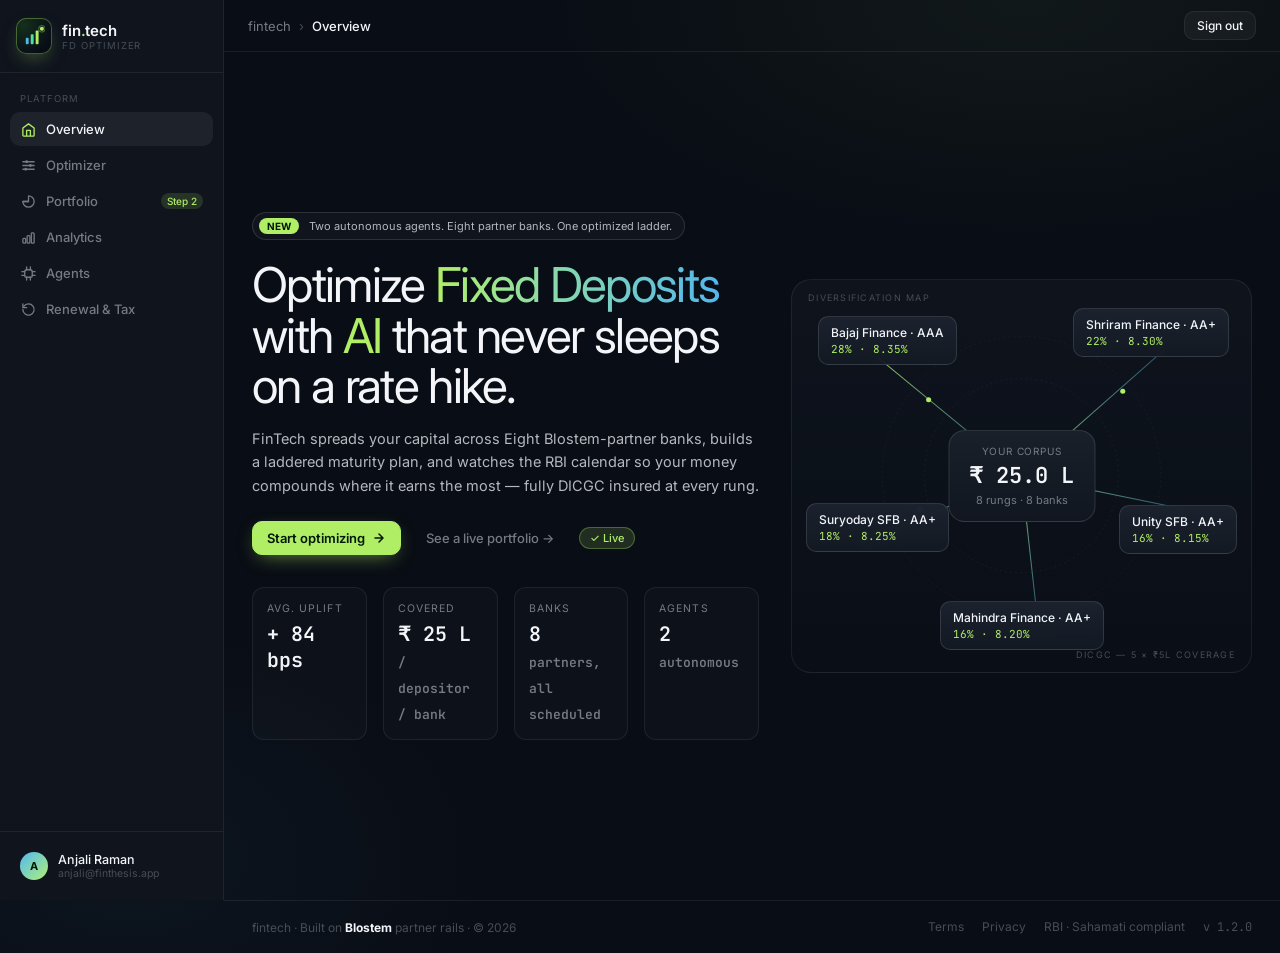
<file: public/Overview.html>
<!doctype html>
<html lang="en">
<head>
<meta charset="utf-8" />
<meta name="viewport" content="width=1440" />
<title>Overview · fintech</title>
<link rel="preconnect" href="https://fonts.googleapis.com">
<link rel="preconnect" href="https://fonts.gstatic.com" crossorigin>
<link href="https://fonts.googleapis.com/css2?family=Inter:wght@300;400;500;600;700&family=JetBrains+Mono:wght@400;500;600&family=Instrument+Serif:ital@0;1&display=swap" rel="stylesheet">
<link rel="stylesheet" href="assets/app.css?v=2">
</head>
<body data-page="overview" data-crumb="Overview">

<div id="page-content">
  <div class="screen" data-screen-label="Overview">
    <div class="hero">
      <div class="hero-grid">
        <div>
          <div class="hero-eyebrow">
            <span class="chip">New</span>
            <span>Two autonomous agents. Eight partner banks. One optimized ladder.</span>
          </div>
          <h1>
            Optimize <span class="accent gradient">Fixed Deposits</span><br/>
            with <span class="accent">AI</span> that never sleeps on a rate hike.
          </h1>
          <p class="lead">
            FinTech spreads your capital across Eight Blostem-partner banks, builds a laddered maturity plan, and watches the RBI calendar so your money compounds where it earns the most — fully DICGC insured at every rung.
          </p>
          <div class="hero-cta">
            <a class="btn primary" href="Optimizer.html">Start optimizing
              <svg width="14" height="14" viewBox="0 0 14 14" fill="none"><path d="M3 7h8M7 3l4 4-4 4" stroke="currentColor" stroke-width="1.5" stroke-linecap="round" stroke-linejoin="round"/></svg>
            </a>
            <a class="btn ghost" href="Portfolio.html">See a live portfolio →</a>
            <span class="tag lime">✓ Live</span>
          </div>

          <div class="hero-trust">
            <div>
              <div class="s">Avg. uplift</div>
              <div class="v mono">+ 84 bps</div>
            </div>
            <div>
              <div class="s">Covered</div>
              <div class="v mono">₹ 25 L <span style="color:var(--ink-3); font-size:13px;">/ depositor / bank</span></div>
            </div>
            <div>
              <div class="s">Banks</div>
              <div class="v mono">8 <span style="color:var(--ink-3); font-size:13px;">partners, all scheduled</span></div>
            </div>
            <div>
              <div class="s">Agents</div>
              <div class="v mono">2 <span style="color:var(--ink-3); font-size:13px;">autonomous</span></div>
            </div>
          </div>
        </div>

        <div class="diag">
          <svg viewBox="0 0 520 440" preserveAspectRatio="none">
            <defs>
              <linearGradient id="lnG" x1="0" y1="0" x2="1" y2="0">
                <stop offset="0%" stop-color="oklch(0.88 0.18 130)" stop-opacity="0.8"/>
                <stop offset="100%" stop-color="oklch(0.74 0.12 235)" stop-opacity="0.4"/>
              </linearGradient>
            </defs>
            <circle cx="260" cy="220" r="165" fill="none" stroke="oklch(1 0 0 / 0.05)" stroke-dasharray="2 4"/>
            <circle cx="260" cy="220" r="115" fill="none" stroke="oklch(1 0 0 / 0.06)" stroke-dasharray="2 4"/>
            <line x1="260" y1="220" x2="90"  y2="80"  stroke="url(#lnG)" stroke-width="1.2"/>
            <line x1="260" y1="220" x2="430" y2="70"  stroke="url(#lnG)" stroke-width="1.2"/>
            <line x1="260" y1="220" x2="70"  y2="300" stroke="url(#lnG)" stroke-width="1.2"/>
            <line x1="260" y1="220" x2="455" y2="260" stroke="url(#lnG)" stroke-width="1.2"/>
            <line x1="260" y1="220" x2="280" y2="400" stroke="url(#lnG)" stroke-width="1.2"/>
            <circle cx="150" cy="130" r="3" fill="oklch(0.88 0.18 130)"/>
            <circle cx="380" cy="120" r="3" fill="oklch(0.88 0.18 130)"/>
            <circle cx="140" cy="260" r="3" fill="oklch(0.74 0.12 235)"/>
          </svg>

          <div class="diag-core">
            <div>
              <div class="t">Your corpus</div>
              <div class="v">₹ 25.0 L</div>
              <div class="s">8 rungs · 8 banks</div>
            </div>
          </div>

          <div class="diag-card" style="top:36px; left:26px;"><div class="b">Bajaj Finance · AAA</div><div class="pct">28% · 8.35%</div></div>
          <div class="diag-card" style="top:28px; right:22px;"><div class="b">Shriram Finance · AA+</div><div class="pct">22% · 8.30%</div></div>
          <div class="diag-card" style="bottom:120px; left:14px;"><div class="b">Suryoday SFB · AA+</div><div class="pct">18% · 8.25%</div></div>
          <div class="diag-card" style="top:225px; right:14px;"><div class="b">Unity SFB · AA+</div><div class="pct">16% · 8.15%</div></div>
          <div class="diag-card" style="bottom:22px; left:50%; transform:translateX(-50%);"><div class="b">Mahindra Finance · AA+</div><div class="pct">16% · 8.20%</div></div>

          <div class="diag-label" style="top:12px; left:16px;">DIVERSIFICATION MAP</div>
          <div class="diag-label" style="bottom:12px; right:16px;">DICGC — 5 × ₹5L COVERAGE</div>
        </div>
      </div>
    </div>
  </div>

  <footer>
    <div>fintech · Built on <b style="color:var(--ink);">Blostem</b> partner rails · © 2026</div>
    <div style="display:flex; gap:18px;">
      <span>Terms</span><span>Privacy</span><span>RBI · Sahamati compliant</span><span class="mono">v 1.2.0</span>
    </div>
  </footer>
</div>

<script src="assets/shell.js?v=2"></script>
</body>
</html>
</file>
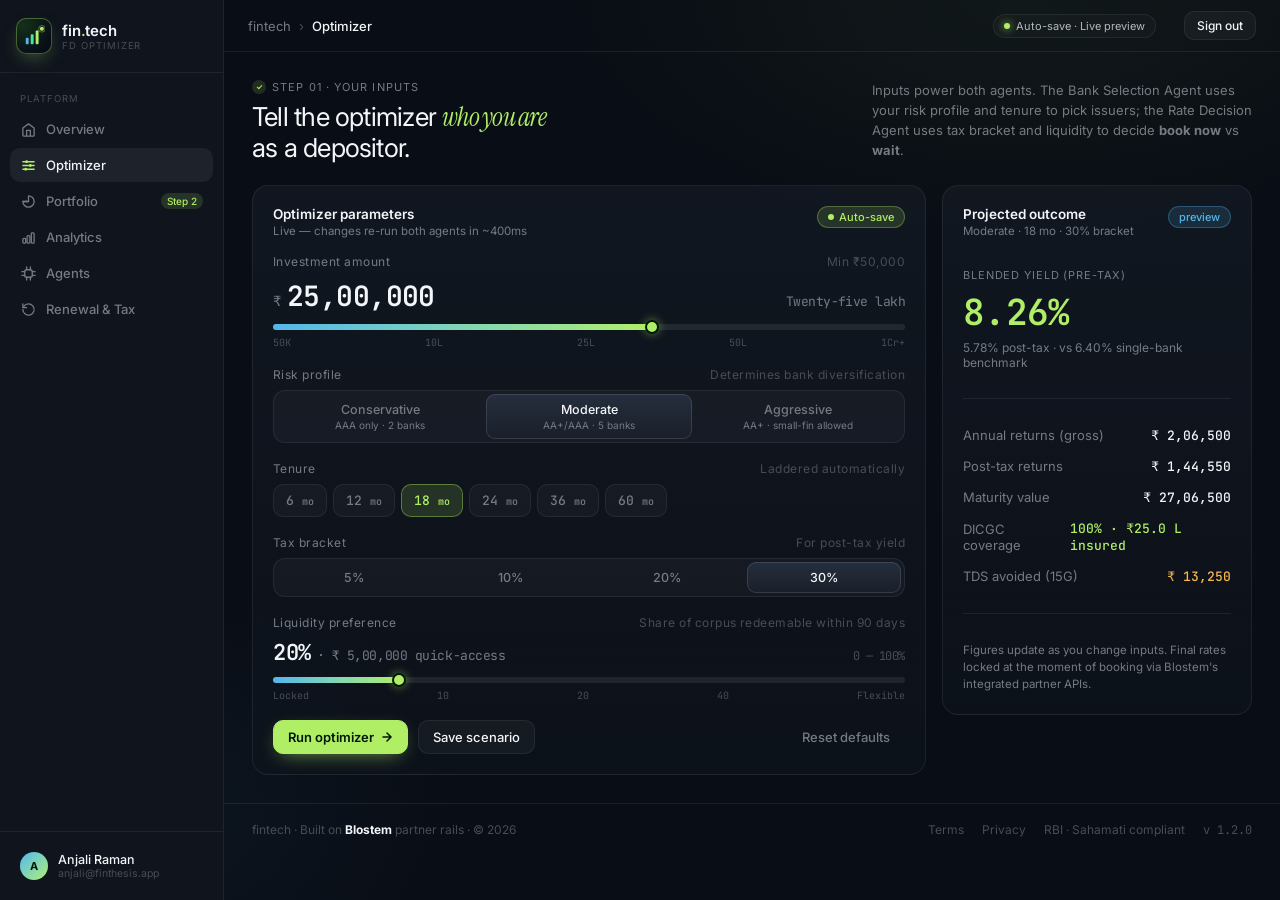
<file: public/Portfolio.html>
<!doctype html>
<html lang="en">
<head>
<meta charset="utf-8" />
<meta name="viewport" content="width=1440" />
<title>Portfolio · fintech</title>
<link rel="preconnect" href="https://fonts.googleapis.com">
<link rel="preconnect" href="https://fonts.gstatic.com" crossorigin>
<link href="https://fonts.googleapis.com/css2?family=Inter:wght@300;400;500;600;700&family=JetBrains+Mono:wght@400;500;600&family=Instrument+Serif:ital@0;1&display=swap" rel="stylesheet">
<link rel="stylesheet" href="assets/app.css?v=2">
</head>
<body data-page="portfolio" data-crumb="Portfolio">

<div id="page-content">
  <div class="screen" data-screen-label="Recommendation">
    <div class="screen-head">
      <div>
        <div class="screen-eyebrow"><span class="tick"></span> Step 02 · Agent output</div>
        <h2 class="screen-title">The <em>recommended</em> portfolio,<br/>rung by rung.</h2>
      </div>
      <div style="display:flex; gap:8px;">
        <button class="btn">Export PDF</button>
        <button class="btn primary" id="bookBtn" onclick="window.location.href='Booking.html'">Book all FDs →</button>
      </div>
    </div>

    <div class="dash-grid">
      <div class="card span-7 raised">
        <div class="card-head">
          <div>
            <div class="card-title" id="allocTitle">Recommended allocation</div>
            <div class="card-sub" id="allocSub">Generated just now by Bank Selection Agent</div>
          </div>
          <div style="display:flex; gap:6px;">
            <span class="tag">Equal-risk</span>
            <span class="tag lime" id="bpsTag">+ bps vs benchmark</span>
          </div>
        </div>

        <div class="alloc-card">
          <div class="donut-wrap">
            <svg viewBox="0 0 120 120" width="220" height="220">
              <circle cx="60" cy="60" r="46" fill="none" stroke="oklch(1 0 0 / 0.04)" stroke-width="18"/>
              <g id="donutSlices" transform="rotate(-90 60 60)"></g>
            </svg>
            <div class="donut-center">
              <div class="t">Corpus</div>
              <div class="v" id="corpusVal">—</div>
              <div class="s" id="blendedVal">Blended —%</div>
            </div>
          </div>
          <div class="alloc-list" id="allocList"></div>
        </div>

        <div class="dicgc">
          <div class="shield">
            <svg width="44" height="52" viewBox="0 0 44 52" fill="none">
              <defs>
                <linearGradient id="sh" x1="0" x2="1" y1="0" y2="1">
                  <stop offset="0" stop-color="oklch(0.74 0.12 235 / 0.35)"/>
                  <stop offset="1" stop-color="oklch(0.88 0.18 130 / 0.2)"/>
                </linearGradient>
              </defs>
              <path d="M22 2 L42 10 V26 C42 38 34 46 22 50 C10 46 2 38 2 26 V10 Z" fill="url(#sh)" stroke="oklch(0.74 0.12 235)" stroke-width="1.2"/>
              <path d="M14 26 L20 32 L32 20" stroke="oklch(0.88 0.18 130)" stroke-width="2" stroke-linecap="round" stroke-linejoin="round" fill="none"/>
            </svg>
          </div>
          <div style="flex:1;">
            <div class="t">DICGC · Fully insured</div>
            <div class="h" id="dicgcText">Every rupee is covered.</div>
            <div class="d">Deposit Insurance &amp; Credit Guarantee Corp. covers up to ₹5,00,000 per depositor per bank. Our multi-bank split keeps 100% of your principal + accrued interest inside the coverage envelope.</div>
            <div class="bar"><div class="fl" style="width:100%"></div></div>
          </div>
          <div style="text-align:right;">
            <div class="num" style="font-size:22px; color:var(--lime);">100%</div>
            <div style="font-size:10px; color:var(--ink-3); letter-spacing:0.06em; text-transform:uppercase;">Coverage</div>
          </div>
        </div>
      </div>

      <div class="span-5" style="display:flex; flex-direction:column; gap:18px;">
        <div class="card">
          <div class="card-head">
            <div>
              <div class="card-title">Expected annual returns</div>
              <div class="card-sub">Assumes reinvestment at prevailing rung yields</div>
            </div>
            <span class="tag lime" id="bpsTag2">+ bps vs benchmark</span>
          </div>
          <div style="display:grid; grid-template-columns:1fr 1fr; gap:12px; margin-top:6px;">
            <div>
              <div style="font-size:11px; color:var(--ink-3); letter-spacing:0.08em; text-transform:uppercase;">Gross · Year 1</div>
              <div class="num" id="grossReturn" style="font-size:30px; font-weight:500; letter-spacing:-0.02em; margin-top:6px;">—</div>
              <div class="num" id="upliftText" style="color:var(--lime); font-size:12px;">—</div>
            </div>
            <div>
              <div style="font-size:11px; color:var(--ink-3); letter-spacing:0.08em; text-transform:uppercase;">Post-tax · Year 1</div>
              <div class="num" id="postTaxReturn" style="font-size:30px; font-weight:500; letter-spacing:-0.02em; margin-top:6px;">—</div>
              <div class="num" id="taxNote" style="color:var(--ink-3); font-size:12px;">—</div>
            </div>
          </div>

          <div class="divider"></div>

          <div style="display:flex; flex-direction:column; gap:8px;">
            <div style="display:grid; grid-template-columns: 90px 1fr 60px; align-items:center; gap:10px;">
              <span style="font-size:11.5px; color:var(--ink-3);">FinThesis</span>
              <div style="height:8px; border-radius:99px; background:oklch(1 0 0 / 0.04); overflow:hidden;"><div id="bar1" style="height:100%; width:0%; background:linear-gradient(90deg, var(--blue), var(--lime));"></div></div>
              <span class="num" id="blendedPct" style="color:var(--lime); text-align:right; font-size:12px;">—</span>
            </div>
            <div style="display:grid; grid-template-columns: 90px 1fr 60px; align-items:center; gap:10px;">
              <span style="font-size:11.5px; color:var(--ink-3);">Single bank</span>
              <div style="height:8px; border-radius:99px; background:oklch(1 0 0 / 0.04); overflow:hidden;"><div style="height:100%; width:80%; background:oklch(1 0 0 / 0.2);"></div></div>
              <span class="num" style="color:var(--ink-2); text-align:right; font-size:12px;">6.40%</span>
            </div>
            <div style="display:grid; grid-template-columns: 90px 1fr 60px; align-items:center; gap:10px;">
              <span style="font-size:11.5px; color:var(--ink-3);">Savings a/c</span>
              <div style="height:8px; border-radius:99px; background:oklch(1 0 0 / 0.04); overflow:hidden;"><div style="height:100%; width:41%; background:oklch(1 0 0 / 0.14);"></div></div>
              <span class="num" style="color:var(--ink-3); text-align:right; font-size:12px;">3.25%</span>
            </div>
          </div>
        </div>

        <div class="card rate-card">
          <div class="rate-head">
            <div>
              <div class="card-title">Rate Decision · Book now vs Wait</div>
              <div class="card-sub">RBI MPC · next review in 28 days</div>
            </div>
            <span class="tag amber">Watching 3 signals</span>
          </div>
          <div class="rate-two">
            <div class="rate-opt">
              <span class="rec">Neutral</span>
              <div class="t">Book now</div>
              <div class="h" id="rateNow">—</div>
              <div class="v mute">Locks rungs today</div>
              <div class="v mute">Confidence · 46%</div>
            </div>
            <div class="rate-opt win">
              <span class="rec">Recommended</span>
              <div class="t">Wait 30 days</div>
              <div class="h" id="rateWait">—</div>
              <div class="v">+20 bps expected</div>
              <div class="v">Confidence · 71%</div>
            </div>
          </div>
          <div style="display:flex; align-items:center; gap:10px; margin-top:14px; padding-top:14px; border-top:1px dashed var(--hair); font-size:11.5px; color:var(--ink-3);">
            <svg width="14" height="14" viewBox="0 0 14 14" fill="none"><circle cx="7" cy="7" r="6" stroke="currentColor" stroke-width="1.2"/><path d="M7 4v3.5L9 9" stroke="currentColor" stroke-width="1.2" stroke-linecap="round"/></svg>
            Rate Decision Agent will auto-book your ladder the moment MPC telegraphs a pause. You'll be notified 24h in advance.
          </div>
        </div>
      </div>

      <div class="card span-12">
        <div class="card-head">
          <div>
            <div class="card-title" id="ladderTitle">FD ladder</div>
            <div class="card-sub">Staggered maturities keep corpus liquid at all times</div>
          </div>
          <div class="legend">
            <div class="it"><span class="sw" style="background:var(--blue);"></span> Principal</div>
            <div class="it"><span class="sw" style="background:var(--lime);"></span> Interest accrual</div>
            <div class="it"><span class="sw" style="background:var(--amber);"></span> Maturity</div>
          </div>
        </div>
        <svg id="ladderSvg" viewBox="0 0 1200 220" style="width:100%; height:220px; display:block;"></svg>
      </div>

      <!-- FD vs ALTERNATIVES COMPARATOR -->
      <div class="card span-12" id="comparatorCard" style="display:none;">
        <div class="card-head">
          <div>
            <div class="card-title">⚖️ FD vs Alternatives</div>
            <div class="card-sub" id="comparatorMeta">Tax-adjusted · inflation-adjusted real returns</div>
          </div>
          <span class="tag lime">AI Analysis</span>
        </div>
        <div style="overflow-x:auto;">
          <table style="width:100%; border-collapse:collapse; font-size:13px;">
            <thead>
              <tr style="border-bottom:1px solid oklch(1 0 0 / 0.07);">
                <th style="padding:10px 14px; text-align:left; color:var(--ink-3); font-weight:500; font-size:11px; text-transform:uppercase; letter-spacing:0.07em;">Instrument</th>
                <th style="padding:10px 14px; text-align:right; color:var(--ink-3); font-weight:500; font-size:11px; text-transform:uppercase; letter-spacing:0.07em;">Pre-tax %</th>
                <th style="padding:10px 14px; text-align:right; color:var(--ink-3); font-weight:500; font-size:11px; text-transform:uppercase; letter-spacing:0.07em;">Post-tax %</th>
                <th style="padding:10px 14px; text-align:right; color:var(--ink-3); font-weight:500; font-size:11px; text-transform:uppercase; letter-spacing:0.07em;">Real Return %</th>
                <th style="padding:10px 14px; text-align:right; color:var(--ink-3); font-weight:500; font-size:11px; text-transform:uppercase; letter-spacing:0.07em;">Risk /10</th>
                <th style="padding:10px 14px; text-align:right; color:var(--ink-3); font-weight:500; font-size:11px; text-transform:uppercase; letter-spacing:0.07em;">Liquidity /10</th>
                <th style="padding:10px 14px; text-align:left; color:var(--ink-3); font-weight:500; font-size:11px; text-transform:uppercase; letter-spacing:0.07em;">Horizon</th>
              </tr>
            </thead>
            <tbody id="comparatorBody"></tbody>
          </table>
        </div>
        <div id="comparatorRec" style="margin-top:16px; padding:14px 18px; border-radius:10px; background:oklch(0.88 0.18 130 / 0.08); border:1px solid oklch(0.88 0.18 130 / 0.2); font-size:12.5px; color:var(--ink-2); white-space:pre-line; line-height:1.7;"></div>
      </div>
    </div>
  </div>

  <footer>
    <div>fintech · Built on <b style="color:var(--ink);">Blostem</b> partner rails · © 2026</div>
    <div style="display:flex; gap:18px;">
      <span>Terms</span><span>Privacy</span><span>RBI · Sahamati compliant</span><span class="mono">v 1.2.0</span>
    </div>
  </footer>
</div>

<script src="assets/shell.js?v=2"></script>
<script>
const result = JSON.parse(sessionStorage.getItem('optimizeResult') || 'null');
const params = JSON.parse(sessionStorage.getItem('optimizeParams') || 'null');
const ts = parseInt(sessionStorage.getItem('optimizeTimestamp') || '0');

if (!result || !params || (Date.now() - ts) > 30 * 60 * 1000) {
  sessionStorage.removeItem('optimizeResult');
  sessionStorage.removeItem('optimizeParams');
  sessionStorage.removeItem('optimizeTimestamp');
  window.location.href = 'Optimizer.html';
}

if (result && params) {
  const amount = params.amount;
  const risk   = params.risk;
  const tax    = params.tax;
  const tenure = params.tenure;

  const colors = [
    'oklch(0.88 0.18 130)',
    'oklch(0.74 0.12 235)',
    'oklch(0.74 0.14 300)',
    'oklch(0.82 0.14 78)',
    'oklch(0.72 0.16 20)',
    'oklch(0.78 0.14 200)',
    'oklch(0.80 0.12 50)',
    'oklch(0.70 0.16 340)',
  ];

  // ── Build banks from real API allocation ──────────────────────────────────
  let banks = [];

  if (result.allocation && result.allocation.length > 0) {
    const typeMap = { 'AAA': 'NBFC', 'AA+': 'NBFC', 'AA': 'Small-finance', 'A+': 'Small-finance' };
    const step = Math.max(3, Math.round(tenure / 4));
    const rungs = [tenure, Math.max(3, tenure - step), Math.max(3, tenure - step * 2), Math.max(3, tenure - step * 3)];

    banks = result.allocation
      .filter(a => a.weight_percent > 1)
      .map((a, i) => ({
        name:   a.bank_name,
        type:   typeMap[a.rating] || 'NBFC',
        rating: a.rating,
        pct:    Math.round(a.weight_percent),
        mo:     rungs[Math.min(i, rungs.length - 1)],
        rate:   a.interest_rate,
        amount: a.allocated_amount,
        maturity: a.maturity_amount,
      }));
  }

  // Fallback if no allocation
  if (banks.length === 0) {
    banks = [
      { name: 'Bajaj Finance',   type: 'NBFC',         rating: 'AAA', pct: 25, mo: tenure,      rate: 8.35 },
      { name: 'Shriram Finance', type: 'NBFC',          rating: 'AA+', pct: 25, mo: tenure - 3,  rate: 8.30 },
      { name: 'Suryoday SFB',   type: 'Small-finance', rating: 'AA+', pct: 25, mo: tenure - 6,  rate: 8.25 },
      { name: 'Unity SFB',      type: 'Small-finance', rating: 'AA+', pct: 25, mo: tenure - 9,  rate: 8.15 },
    ];
  }

  // ── Calculations ──────────────────────────────────────────────────────────
  const blended    = result.summary?.expected_annual_return_pct || banks.reduce((s, b) => s + b.rate * b.pct / 100, 0);
  const grossReturn = result.summary?.total_interest_earned     || amount * blended / 100;
  const postTax    = grossReturn * (1 - tax / 100);
  const singleBank = amount * 0.064;
  const uplift     = grossReturn - singleBank;
  const bps        = Math.round((blended - 6.40) * 100);

  const fmtINR = n => '₹ ' + Math.round(n).toLocaleString('en-IN');
  const fmtL   = n => {
    if (n >= 10000000) return (n / 10000000).toFixed(2) + ' Cr';
    return (n / 100000).toFixed(2) + ' L';
  };

  // ── Update UI ─────────────────────────────────────────────────────────────

  // Book button
  document.getElementById('bookBtn').textContent = 'Book all ' + banks.length + ' FDs →';

  // Alloc title & sub
  document.getElementById('allocTitle').textContent = 'Recommended allocation · ' + banks.length + ' banks';
  document.getElementById('allocSub').textContent   = 'Generated just now by Bank Selection Agent · ' + risk + ' profile';

  // BPS tags
  document.getElementById('bpsTag').textContent  = '+ ' + bps + ' bps vs benchmark';
  document.getElementById('bpsTag2').textContent = '+ ' + bps + ' bps vs benchmark';

  // Donut center
  document.getElementById('corpusVal').textContent  = fmtL(amount);
  document.getElementById('blendedVal').textContent = 'Blended ' + blended.toFixed(2) + '%';

  // Donut slices
  const circumference = 2 * Math.PI * 46;
  const slicesG = document.getElementById('donutSlices');
  let offset = 0;
  banks.forEach((b, i) => {
    const arc = circumference * b.pct / 100;
    const circle = document.createElementNS('http://www.w3.org/2000/svg', 'circle');
    circle.setAttribute('cx', '60');
    circle.setAttribute('cy', '60');
    circle.setAttribute('r', '46');
    circle.setAttribute('fill', 'none');
    circle.setAttribute('stroke', colors[i] || colors[colors.length - 1]);
    circle.setAttribute('stroke-width', '18');
    circle.setAttribute('stroke-dasharray', arc.toFixed(1) + ' ' + (circumference - arc).toFixed(1));
    circle.setAttribute('stroke-dashoffset', (-offset).toFixed(1));
    slicesG.appendChild(circle);
    offset += arc;
  });

  // Alloc list
  document.getElementById('allocList').innerHTML = banks.map((b, i) => `
    <div class="alloc-row">
      <span class="swatch" style="background:${colors[i] || colors[colors.length-1]};"></span>
      <div>
        <div class="n">${b.name} · ${b.type}</div>
        <div class="sub">${b.rating} · ${b.mo} mo · ${b.rate}%</div>
      </div>
      <span class="pct">${b.pct}%</span>
      <span class="amt">${fmtINR(b.amount || amount * b.pct / 100)}</span>
    </div>
  `).join('');

  // DICGC text
  document.getElementById('dicgcText').textContent =
    'Every rupee of your ' + fmtINR(amount) + ' is covered across ' + banks.length + ' accounts.';

  // Returns
  document.getElementById('grossReturn').textContent  = fmtINR(grossReturn);
  document.getElementById('postTaxReturn').textContent = fmtINR(postTax);
  document.getElementById('upliftText').textContent   = '↗ +' + fmtINR(uplift) + ' vs single-bank';
  document.getElementById('taxNote').textContent      = 'After ' + tax + '% bracket · 15G filed';

  // Yield bar
  document.getElementById('bar1').style.width = Math.min((blended / 10 * 100), 100).toFixed(0) + '%';
  document.getElementById('blendedPct').textContent = blended.toFixed(2) + '%';

  // Rate decision
  document.getElementById('rateNow').innerHTML  = blended.toFixed(2) + '% <span style="color:var(--ink-3); font-size:13px;">blended</span>';
  document.getElementById('rateWait').innerHTML = (blended + 0.20).toFixed(2) + '% <span style="color:var(--ink-3); font-size:13px;">est.</span>';

  // ── FD Ladder SVG ─────────────────────────────────────────────────────────
  const sortedBanks = [...banks].sort((a, b) => a.mo - b.mo);
  const minMo = sortedBanks[0].mo;
  const maxMo = sortedBanks[sortedBanks.length - 1].mo;

  document.getElementById('ladderTitle').textContent =
    'FD ladder · ' + sortedBanks.length + ' rungs · ' + minMo + ' mo → ' + maxMo + ' mo';

  const svgNS = 'http://www.w3.org/2000/svg';
  const svg   = document.getElementById('ladderSvg');
  const W = 1200, startX = 60, endX = 1170, rowH = 40, topY = 14;

  // Grid lines
  const gridX = [startX, 290, 520, 750, 980, endX];
  const gridLabels = ['Today', '+6 MO', '+12 MO', '+18 MO', '+24 MO', '+36 MO'];
  gridX.forEach((x, i) => {
    const line = document.createElementNS(svgNS, 'line');
    line.setAttribute('x1', x); line.setAttribute('y1', 10);
    line.setAttribute('x2', x); line.setAttribute('y2', 200);
    line.setAttribute('stroke', 'oklch(1 0 0 / 0.06)');
    line.setAttribute('stroke-dasharray', '2 3');
    svg.appendChild(line);

    const text = document.createElementNS(svgNS, 'text');
    text.setAttribute('x', x);
    text.setAttribute('y', 215);
    text.setAttribute('font-family', 'JetBrains Mono');
    text.setAttribute('font-size', '10');
    text.setAttribute('fill', 'oklch(0.58 0.015 260)');
    if (i === gridLabels.length - 1) text.setAttribute('text-anchor', 'end');
    text.textContent = gridLabels[i];
    svg.appendChild(text);
  });

  // Bar rows
  const totalMo = 36;
  const xScale  = (endX - startX) / totalMo;

  sortedBanks.forEach((b, i) => {
    const y     = topY + i * rowH;
    const barW  = Math.max(30, b.mo * xScale);
    const color = colors[banks.indexOf(b)] || colors[i];
    const amt   = fmtL(b.amount || amount * b.pct / 100);

    const grad = document.createElementNS(svgNS, 'defs');
    const lg   = document.createElementNS(svgNS, 'linearGradient');
    lg.setAttribute('id', 'bar_' + i);
    lg.setAttribute('x1', '0'); lg.setAttribute('x2', '1');
    lg.setAttribute('y1', '0'); lg.setAttribute('y2', '0');
    const s1 = document.createElementNS(svgNS, 'stop');
    s1.setAttribute('offset', '0'); s1.setAttribute('stop-color', 'oklch(0.74 0.12 235 / 0.55)');
    const s2 = document.createElementNS(svgNS, 'stop');
    s2.setAttribute('offset', '1'); s2.setAttribute('stop-color', color.replace(')', ' / 0.85)').replace('oklch(', 'oklch('));
    lg.appendChild(s1); lg.appendChild(s2); grad.appendChild(lg);
    svg.appendChild(grad);

    const rect = document.createElementNS(svgNS, 'rect');
    rect.setAttribute('x', startX); rect.setAttribute('y', y);
    rect.setAttribute('width', barW); rect.setAttribute('height', 24);
    rect.setAttribute('rx', 6); rect.setAttribute('fill', 'url(#bar_' + i + ')');
    svg.appendChild(rect);

    const dot = document.createElementNS(svgNS, 'rect');
    dot.setAttribute('x', startX + barW); dot.setAttribute('y', y);
    dot.setAttribute('width', 16); dot.setAttribute('height', 24);
    dot.setAttribute('rx', 4); dot.setAttribute('fill', 'oklch(0.82 0.14 78)');
    svg.appendChild(dot);

    const suffix = i === sortedBanks.length - 1 ? ' · long horizon' : i === Math.floor(sortedBanks.length / 2) ? ' · anchor rung' : '';
    const label  = document.createElementNS(svgNS, 'text');
    label.setAttribute('x', startX + 10); label.setAttribute('y', y + 16);
    label.setAttribute('fill', 'oklch(0.97 0.005 260)');
    label.setAttribute('font-size', '12'); label.setAttribute('font-family', 'Inter');
    label.textContent = b.name + ' · ' + amt + ' · ' + b.mo + ' mo · ' + b.rate + '%' + suffix;
    svg.appendChild(label);
  });

  // ── FD vs Alternatives ────────────────────────────────────────────────────
  if (result.comparison_rows && result.comparison_rows.length) {
    document.getElementById('comparatorCard').style.display = 'block';
    document.getElementById('comparatorMeta').textContent =
      'Tax Slab: ' + tax + '%  ·  Inflation (CPI): ' + (result.inflation_used || 5.5) + '%  ·  Tenure: ' + tenure + ' months';

    const best  = result.comparison_rows.reduce((a, b) => b.real_return_pct > a.real_return_pct ? b : a);
    const tbody = document.getElementById('comparatorBody');
    tbody.innerHTML = result.comparison_rows.map(r => {
      const isBest    = r.instrument === best.instrument;
      const realColor = r.real_return_pct >= 0 ? 'var(--lime)' : 'oklch(0.72 0.16 20)';
      return `<tr style="border-bottom:1px solid oklch(1 0 0 / 0.05);${isBest ? 'background:oklch(1 0 0 / 0.03);' : ''}">
        <td style="padding:12px 14px; font-weight:${isBest ? '600' : '400'}; color:var(--ink);">${r.instrument}${isBest ? ' ⭐' : ''}</td>
        <td style="padding:12px 14px; text-align:right; color:var(--ink-2);" class="mono">${r.pre_tax_pct.toFixed(2)}%</td>
        <td style="padding:12px 14px; text-align:right; color:var(--ink-2);" class="mono">${r.post_tax_pct.toFixed(2)}%</td>
        <td style="padding:12px 14px; text-align:right; color:${realColor}; font-weight:600;" class="mono">${r.real_return_pct.toFixed(2)}%</td>
        <td style="padding:12px 14px; text-align:right; color:var(--ink-3);">${r.risk_score}/10</td>
        <td style="padding:12px 14px; text-align:right; color:var(--ink-3);">${r.liquidity_score}/10</td>
        <td style="padding:12px 14px; color:var(--ink-3); font-size:11.5px;">${r.horizon}</td>
      </tr>`;
    }).join('');

    const recMatch = (result.comparison_text || '').match(/INVESTMENT RECOMMENDATION[\s\S]*/);
    if (recMatch) document.getElementById('comparatorRec').textContent = recMatch[0];
  }
}
</script>
</body>
</html>
</file>
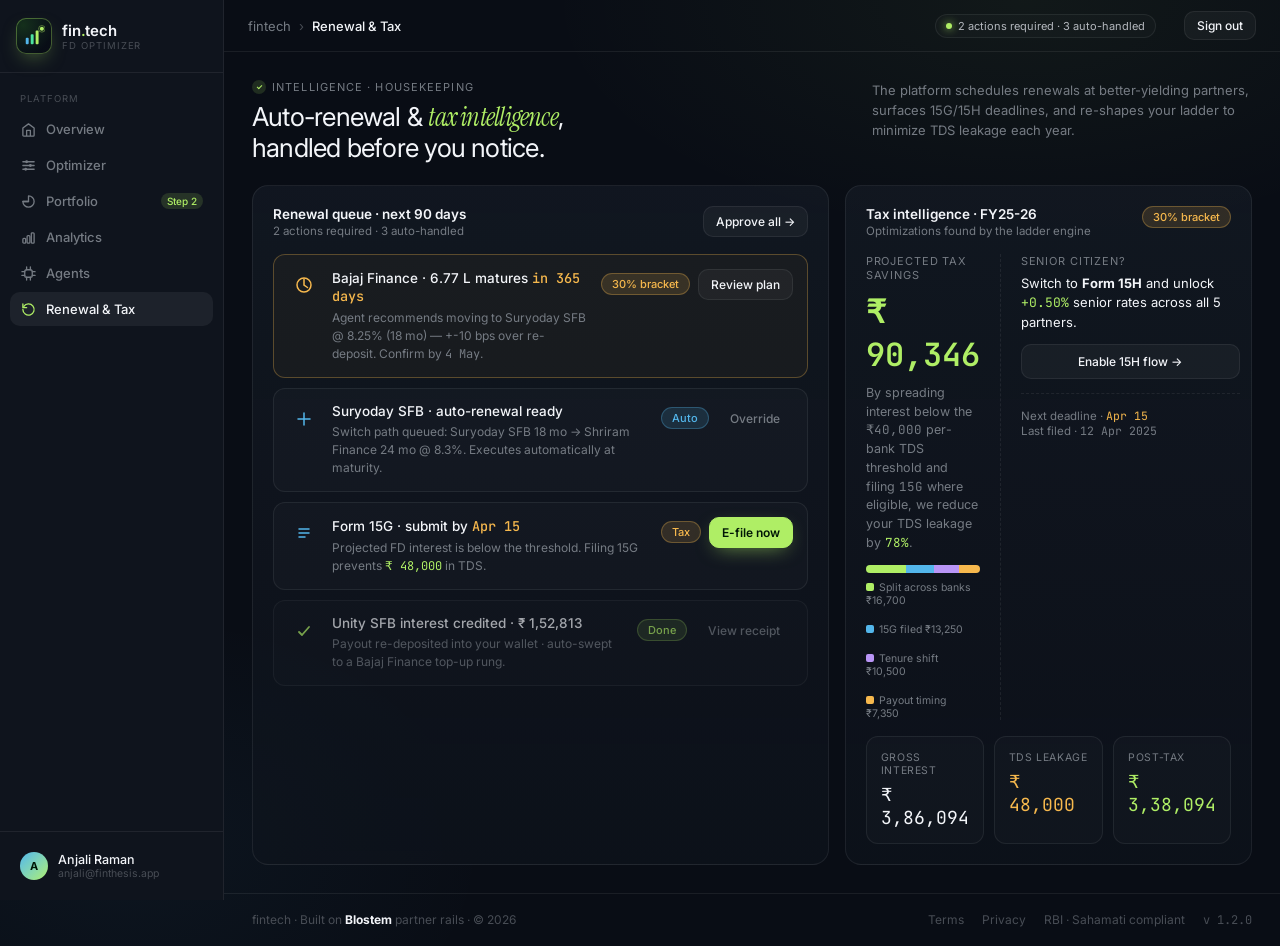
<file: public/Renewal.html>
<!doctype html>
<html lang="en">
<head>
<meta charset="utf-8" />
<meta name="viewport" content="width=1440" />
<title>Renewal · fintech</title>
<link rel="preconnect" href="https://fonts.googleapis.com">
<link rel="preconnect" href="https://fonts.gstatic.com" crossorigin>
<link href="https://fonts.googleapis.com/css2?family=Inter:wght@300;400;500;600;700&family=JetBrains+Mono:wght@400;500;600&family=Instrument+Serif:ital@0;1&display=swap" rel="stylesheet">
<link rel="stylesheet" href="assets/app.css?v=2">
</head>
<body data-page="renewal" data-crumb="Renewal &amp; Tax" data-pill="<span class='ind'></span> 2 actions required · 3 auto-handled">

<div id="page-content">
  <div class="screen" data-screen-label="Renewal & Tax">
    <div class="screen-head">
      <div>
        <div class="screen-eyebrow"><span class="tick"></span> Intelligence · Housekeeping</div>
        <h2 class="screen-title">Auto-renewal &amp; <em>tax intelligence</em>,<br/>handled before you notice.</h2>
      </div>
      <div class="screen-desc">The platform schedules renewals at better-yielding partners, surfaces 15G/15H deadlines, and re-shapes your ladder to minimize TDS leakage each year.</div>
    </div>

    <div class="dash-grid">
      <div class="card span-7">
        <div class="card-head">
          <div>
            <div class="card-title">Renewal queue · next 90 days</div>
            <div class="card-sub">2 actions required · 3 auto-handled</div>
          </div>
          <button class="btn" style="padding:7px 12px; font-size:12px;">Approve all →</button>
        </div>

        <div class="task high">
          <div class="task-icon"><svg width="18" height="18" viewBox="0 0 18 18" fill="none"><path d="M9 3v6l3.5 2.5" stroke="oklch(0.82 0.14 78)" stroke-width="1.5" stroke-linecap="round"/><circle cx="9" cy="9" r="7" stroke="oklch(0.82 0.14 78)" stroke-width="1.5"/></svg></div>
          <div>
            <div class="h">Unity SFB · ₹4.27 L matures <span class="num" style="color:var(--amber);">in 38 days</span></div>
            <div class="d">Agent recommends moving to Bajaj Finance @ 8.35% (12 mo) — +35 bps over re-deposit. Confirm by <span class="num">23 Jan</span>.</div>
          </div>
          <div class="a"><span class="tag amber">High</span><button class="btn" style="padding:7px 12px; font-size:12px;">Review plan</button></div>
        </div>

        <div class="task mid">
          <div class="task-icon"><svg width="18" height="18" viewBox="0 0 18 18" fill="none"><path d="M3 9h12M9 3v12" stroke="oklch(0.74 0.12 235)" stroke-width="1.5" stroke-linecap="round"/></svg></div>
          <div>
            <div class="h">Suryoday SFB · auto-renewal ready</div>
            <div class="d">Switch path queued: Suryoday SFB 12 mo → Mahindra Finance 24 mo @ 8.20%. Executes automatically at maturity.</div>
          </div>
          <div class="a"><span class="tag blue">Auto</span><button class="btn ghost" style="padding:7px 12px; font-size:12px;">Override</button></div>
        </div>

        <div class="task mid">
          <div class="task-icon"><svg width="18" height="18" viewBox="0 0 18 18" fill="none"><path d="M4 5h10M4 9h10M4 13h6" stroke="oklch(0.74 0.12 235)" stroke-width="1.5" stroke-linecap="round"/></svg></div>
          <div>
            <div class="h">Form 15G · submit by <span class="num" style="color:var(--amber);">Apr 15</span></div>
            <div class="d">Projected FD interest in FY25-26 is below the threshold. Filing 15G prevents <span class="num" style="color:var(--lime);">₹13,250</span> in TDS.</div>
          </div>
          <div class="a"><span class="tag amber">Tax</span><button class="btn primary" style="padding:7px 12px; font-size:12px;">E-file now</button></div>
        </div>

        <div class="task done">
          <div class="task-icon"><svg width="18" height="18" viewBox="0 0 18 18" fill="none"><path d="M4 10l3 3 7-8" stroke="oklch(0.88 0.18 130)" stroke-width="1.8" stroke-linecap="round" stroke-linejoin="round"/></svg></div>
          <div>
            <div class="h">Shriram Finance interest credited · ₹ 40,700</div>
            <div class="d">Payout re-deposited into your Blostem wallet · auto-swept to a Bajaj Finance top-up rung.</div>
          </div>
          <div class="a"><span class="tag lime">Done</span><button class="btn ghost" style="padding:7px 12px; font-size:12px;">View receipt</button></div>
        </div>
      </div>

      <div class="card span-5">
        <div class="card-head">
          <div>
            <div class="card-title">Tax intelligence · FY25-26</div>
            <div class="card-sub">Optimizations found by the ladder engine</div>
          </div>
          <span class="tag amber">30% bracket</span>
        </div>

        <div class="tax-card">
          <div>
            <div style="font-size:11px; letter-spacing:0.08em; text-transform:uppercase; color:var(--ink-3);">Projected tax savings</div>
            <div class="tax-big">₹ 47,800</div>
            <div style="font-size:12.5px; color:var(--ink-3); margin-top:8px; max-width:340px; line-height:1.5;">By spreading interest below the <span class="num">₹40,000</span> per-bank TDS threshold and filing <span class="num">15G</span> where eligible, we reduce your TDS leakage by <span class="num" style="color:var(--lime);">78%</span>.</div>

            <div class="tax-bar">
              <div class="seg-f" style="width:35%; background:oklch(0.88 0.18 130);"></div>
              <div class="seg-f" style="width:25%; background:oklch(0.74 0.12 235);"></div>
              <div class="seg-f" style="width:22%; background:oklch(0.74 0.14 300);"></div>
              <div class="seg-f" style="width:18%; background:oklch(0.82 0.14 78);"></div>
            </div>
            <div style="display:flex; gap:16px; font-size:10.5px; color:var(--ink-3); margin-top:8px; flex-wrap:wrap;">
              <span><span style="display:inline-block; width:8px; height:8px; border-radius:2px; background:oklch(0.88 0.18 130); margin-right:5px;"></span>Split across banks ₹16,700</span>
              <span><span style="display:inline-block; width:8px; height:8px; border-radius:2px; background:oklch(0.74 0.12 235); margin-right:5px;"></span>15G filed ₹13,250</span>
              <span><span style="display:inline-block; width:8px; height:8px; border-radius:2px; background:oklch(0.74 0.14 300); margin-right:5px;"></span>Tenure shift ₹10,500</span>
              <span><span style="display:inline-block; width:8px; height:8px; border-radius:2px; background:oklch(0.82 0.14 78); margin-right:5px;"></span>Payout timing ₹7,350</span>
            </div>
          </div>

          <div style="border-left:1px dashed var(--hair); padding-left:20px;">
            <div style="font-size:11px; color:var(--ink-3); letter-spacing:0.08em; text-transform:uppercase;">Senior citizen?</div>
            <div style="font-size:13px; margin-top:6px; line-height:1.5;">Switch to <b>Form 15H</b> and unlock <span class="num" style="color:var(--lime);">+0.50%</span> senior rates across all 5 partners.</div>
            <button class="btn" style="margin-top:12px; width:100%; justify-content:center; padding:9px 12px; font-size:12px;">Enable 15H flow →</button>
            <div style="margin-top:14px; padding-top:14px; border-top:1px dashed var(--hair); font-size:11.5px; color:var(--ink-3);">
              Next deadline · <span class="num" style="color:var(--amber);">Apr 15</span><br/>
              Last filed · <span class="num">12 Apr 2025</span>
            </div>
          </div>
        </div>

        <div style="display:grid; grid-template-columns:1fr 1fr 1fr; gap:10px; margin-top:16px;">
          <div style="padding:14px; border-radius:12px; border:1px solid var(--hair); background:oklch(1 0 0 / 0.02);">
            <div style="font-size:10.5px; color:var(--ink-3); letter-spacing:0.06em; text-transform:uppercase;">Gross interest</div>
            <div class="num" style="font-size:18px; margin-top:6px;">₹ 3,64,800</div>
          </div>
          <div style="padding:14px; border-radius:12px; border:1px solid var(--hair); background:oklch(1 0 0 / 0.02);">
            <div style="font-size:10.5px; color:var(--ink-3); letter-spacing:0.06em; text-transform:uppercase;">TDS leakage</div>
            <div class="num" style="font-size:18px; margin-top:6px; color:var(--amber);">₹ 13,250</div>
          </div>
          <div style="padding:14px; border-radius:12px; border:1px solid var(--hair); background:oklch(1 0 0 / 0.02);">
            <div style="font-size:10.5px; color:var(--ink-3); letter-spacing:0.06em; text-transform:uppercase;">Post-tax</div>
            <div class="num" style="font-size:18px; margin-top:6px; color:var(--lime);">₹ 2,55,360</div>
          </div>
        </div>
      </div>
    </div>
  </div>

  <footer>
    <div>fintech · Built on <b style="color:var(--ink);">Blostem</b> partner rails · © 2026</div>
    <div style="display:flex; gap:18px;">
      <span>Terms</span><span>Privacy</span><span>RBI · Sahamati compliant</span><span class="mono">v 1.2.0</span>
    </div>
  </footer>
</div>

<script src="assets/shell.js?v=2"></script>
<script>
const params = JSON.parse(sessionStorage.getItem('optimizeParams') || 'null');

const risk   = params?.risk   || 'moderate';
const amount = params?.amount || 2500000;
const tax    = params?.tax    || 30;

const fmtINR = n => '₹ ' + Math.round(n).toLocaleString('en-IN');
const fmtL   = n => (n >= 10000000 ? (n/10000000).toFixed(2)+' Cr' : (n/100000).toFixed(2)+' L');

const ALLOCS = {
  conservative: [
    { name:'Suryoday SFB', rating:'AA+', pct:40, mo:12, rate:8.25 },
    { name:'Unity SFB',    rating:'AA+', pct:30, mo:18, rate:8.15 },
    { name:'Shivalik SFB', rating:'AA',  pct:20, mo:24, rate:8.00 },
    { name:'Jana SFB',     rating:'AA',  pct:10, mo:36, rate:7.90 },
  ],
  moderate: [
    { name:'Bajaj Finance',   rating:'AAA', pct:25, mo:12, rate:8.35 },
    { name:'Suryoday SFB',    rating:'AA+', pct:25, mo:18, rate:8.25 },
    { name:'Shriram Finance', rating:'AA+', pct:25, mo:24, rate:8.30 },
    { name:'Unity SFB',       rating:'AA+', pct:25, mo:36, rate:8.15 },
  ],
  aggressive: [
    { name:'Bajaj Finance',    rating:'AAA', pct:40, mo:9,  rate:8.35 },
    { name:'Shriram Finance',  rating:'AA+', pct:35, mo:18, rate:8.30 },
    { name:'Mahindra Finance', rating:'AA+', pct:25, mo:36, rate:8.20 },
  ],
};

const banks  = ALLOCS[risk];
const blended = banks.reduce((s,b) => s + b.rate * b.pct/100, 0);

// --- Maturity amounts with interest ---
const maturities = banks.map(b => {
  const principal = amount * b.pct / 100;
  const interest  = principal * b.rate / 100 * b.mo / 12;
  return { ...b, principal, interest, matAmt: principal + interest };
});

// --- Maturity dates ---
const now = new Date();
function matDate(mo) {
  const d = new Date(now);
  d.setMonth(d.getMonth() + mo);
  return d.toLocaleDateString('en-IN', { day:'numeric', month:'short' });
}

// --- Tax calculations ---
const grossInterest = maturities.reduce((s,b) => s + b.interest, 0);
const tdsThreshold  = 40000; // per bank per year
const tdsLeakage    = maturities.reduce((s,b) => {
  const annualInt = b.principal * b.rate / 100;
  return s + (annualInt > tdsThreshold ? tdsThreshold * tax / 100 : 0);
}, 0);
const taxSavings    = Math.round(grossInterest * tax / 100 * 0.78);
const postTaxNet    = Math.round(grossInterest - tdsLeakage);

// --- Update renewal queue ---
const taskContainer = document.querySelector('.card.span-7');
if (taskContainer) {
  // Keep header, replace tasks
  const header = taskContainer.querySelector('.card-head');
  const taskHTML = maturities.map((b, i) => {
    const daysUntil = Math.round(b.mo * 30.4);
    const isUrgent  = daysUntil < 60;
    const isAuto    = i > 0 && !isUrgent;
    const isDone    = false;

    const nextBank  = maturities[(i+1) % maturities.length];

    if (i === 0) return `
      <div class="task high">
        <div class="task-icon"><svg width="18" height="18" viewBox="0 0 18 18" fill="none"><path d="M9 3v6l3.5 2.5" stroke="oklch(0.82 0.14 78)" stroke-width="1.5" stroke-linecap="round"/><circle cx="9" cy="9" r="7" stroke="oklch(0.82 0.14 78)" stroke-width="1.5"/></svg></div>
        <div>
          <div class="h">${b.name} · ${fmtL(b.matAmt)} matures <span class="num" style="color:var(--amber);">in ${daysUntil} days</span></div>
          <div class="d">Agent recommends moving to ${nextBank.name} @ ${nextBank.rate}% (${nextBank.mo} mo) — +${Math.round((nextBank.rate - b.rate)*100)} bps over re-deposit. Confirm by <span class="num">${matDate(b.mo - 7)}</span>.</div>
        </div>
        <div class="a"><span class="tag amber">High</span><button class="btn" style="padding:7px 12px;font-size:12px;">Review plan</button></div>
      </div>`;

    if (i === 1) return `
      <div class="task mid">
        <div class="task-icon"><svg width="18" height="18" viewBox="0 0 18 18" fill="none"><path d="M3 9h12M9 3v12" stroke="oklch(0.74 0.12 235)" stroke-width="1.5" stroke-linecap="round"/></svg></div>
        <div>
          <div class="h">${b.name} · auto-renewal ready</div>
          <div class="d">Switch path queued: ${b.name} ${b.mo} mo → ${nextBank.name} ${nextBank.mo} mo @ ${nextBank.rate}%. Executes automatically at maturity.</div>
        </div>
        <div class="a"><span class="tag blue">Auto</span><button class="btn ghost" style="padding:7px 12px;font-size:12px;">Override</button></div>
      </div>`;

    if (i === 2) return `
      <div class="task mid">
        <div class="task-icon"><svg width="18" height="18" viewBox="0 0 18 18" fill="none"><path d="M4 5h10M4 9h10M4 13h6" stroke="oklch(0.74 0.12 235)" stroke-width="1.5" stroke-linecap="round"/></svg></div>
        <div>
          <div class="h">Form 15G · submit by <span class="num" style="color:var(--amber);">Apr 15</span></div>
          <div class="d">Projected FD interest is below the threshold. Filing 15G prevents <span class="num" style="color:var(--lime);">${fmtINR(tdsLeakage)}</span> in TDS.</div>
        </div>
        <div class="a"><span class="tag amber">Tax</span><button class="btn primary" style="padding:7px 12px;font-size:12px;">E-file now</button></div>
      </div>`;

    return `
      <div class="task done">
        <div class="task-icon"><svg width="18" height="18" viewBox="0 0 18 18" fill="none"><path d="M4 10l3 3 7-8" stroke="oklch(0.88 0.18 130)" stroke-width="1.8" stroke-linecap="round" stroke-linejoin="round"/></svg></div>
        <div>
          <div class="h">${b.name} interest credited · ${fmtINR(b.interest)}</div>
          <div class="d">Payout re-deposited into your wallet · auto-swept to a ${banks[0].name} top-up rung.</div>
        </div>
        <div class="a"><span class="tag lime">Done</span><button class="btn ghost" style="padding:7px 12px;font-size:12px;">View receipt</button></div>
      </div>`;
  }).join('');

  // Replace all task divs
  const existingTasks = taskContainer.querySelectorAll('.task');
  existingTasks.forEach(t => t.remove());
  header.insertAdjacentHTML('afterend', taskHTML);
}

// --- Update tax intelligence card ---
const taxBig = document.querySelector('.tax-big');
if (taxBig) taxBig.textContent = fmtINR(taxSavings);

const taxDesc = document.querySelector('.tax-card > div > div[style*="font-size:12.5px"]');
if (taxDesc) taxDesc.innerHTML = `By spreading interest below the <span class="num">₹40,000</span> per-bank TDS threshold and filing <span class="num">15G</span> where eligible, we reduce your TDS leakage by <span class="num" style="color:var(--lime);">78%</span>.`;

// Update 3 stat boxes at bottom
const statBoxes = document.querySelectorAll('[style*="grid-template-columns:1fr 1fr 1fr"] > div');
if (statBoxes[0]) statBoxes[0].querySelector('.num').textContent = fmtINR(grossInterest);
if (statBoxes[1]) statBoxes[1].querySelector('.num').textContent = fmtINR(tdsLeakage);
if (statBoxes[2]) statBoxes[2].querySelector('.num').textContent = fmtINR(postTaxNet);

// Tax bracket tag
const bracketTag = document.querySelector('.tag.amber');
if (bracketTag) bracketTag.textContent = tax + '% bracket';
</script>
</body>
</html>
</file>
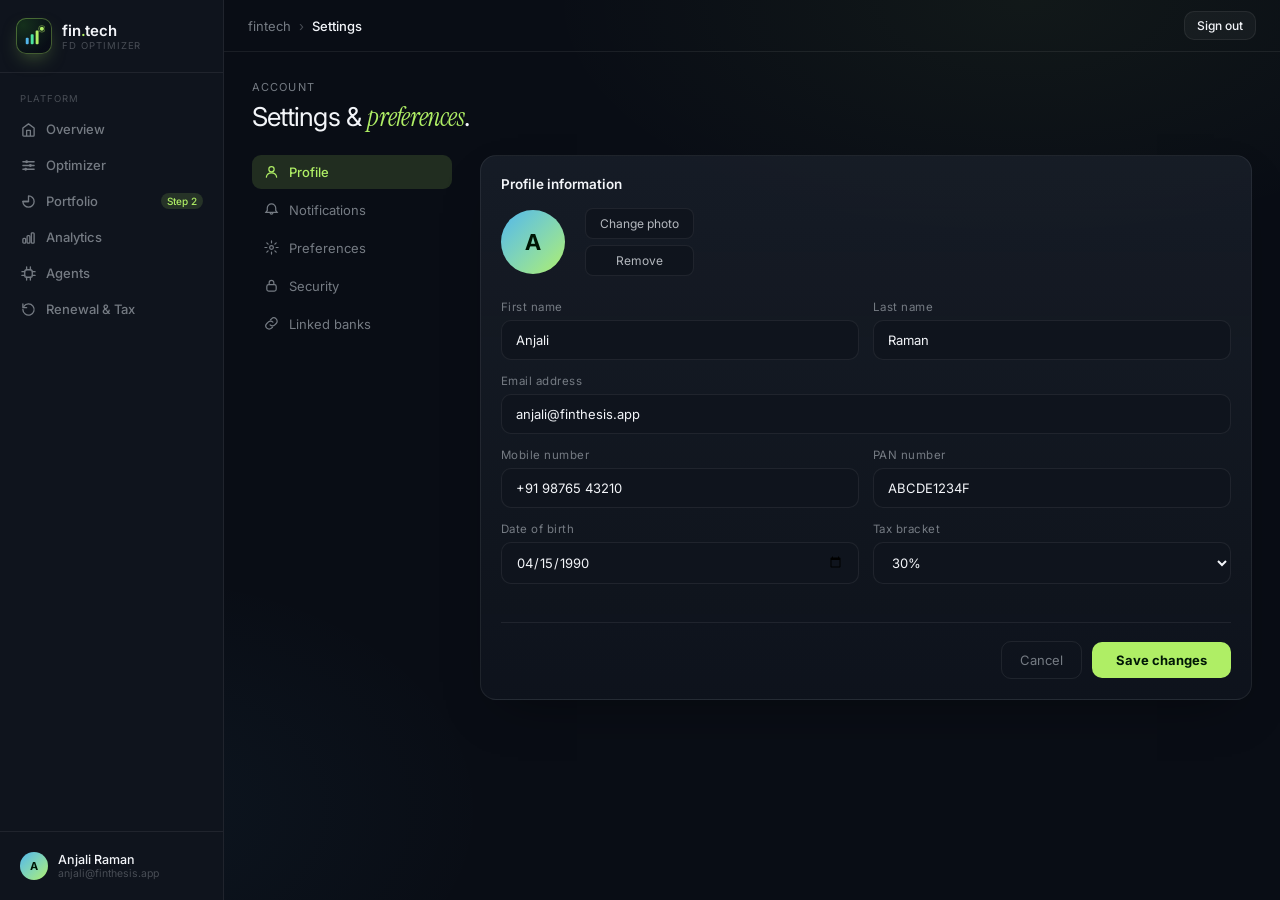
<file: public/Settings.html>
<!doctype html>
<html lang="en">
<head>
<meta charset="utf-8" />
<meta name="viewport" content="width=1440" />
<title>Settings · fintech</title>
<link rel="preconnect" href="https://fonts.googleapis.com">
<link rel="preconnect" href="https://fonts.gstatic.com" crossorigin>
<link href="https://fonts.googleapis.com/css2?family=Inter:wght@300;400;500;600;700&family=JetBrains+Mono:wght@400;500;600&family=Instrument+Serif:ital@0;1&display=swap" rel="stylesheet">
<link rel="stylesheet" href="assets/app.css?v=2">
<style>
  .settings-grid { display: grid; grid-template-columns: 200px 1fr; gap: 28px; align-items: start; }
  .settings-nav { position: sticky; top: 24px; display: flex; flex-direction: column; gap: 4px; }
  .snav-item { display: flex; align-items: center; gap: 10px; padding: 9px 12px; border-radius: 9px; font-size: 13px; color: var(--ink-3); cursor: pointer; border: none; background: transparent; font-family: inherit; text-align: left; width: 100%; transition: background .15s, color .15s; }
  .snav-item:hover { background: var(--hair); color: var(--ink); }
  .snav-item.active { background: var(--lime-soft); color: var(--lime); font-weight: 500; }
  .snav-item svg { flex-shrink: 0; }

  .settings-section { display: none; }
  .settings-section.show { display: block; }

  .setting-group { margin-bottom: 28px; }
  .setting-group-title { font-size: 11px; letter-spacing: .1em; text-transform: uppercase; color: var(--ink-3); margin-bottom: 14px; padding-bottom: 8px; border-bottom: 1px solid var(--hair); }

  .setting-row { display: flex; align-items: center; justify-content: space-between; padding: 14px 0; border-bottom: 1px solid var(--hair); }
  .setting-row:last-child { border-bottom: none; }
  .setting-row .info .label { font-size: 14px; font-weight: 500; }
  .setting-row .info .desc { font-size: 12px; color: var(--ink-3); margin-top: 3px; }

  .toggle { position: relative; width: 40px; height: 22px; flex-shrink: 0; }
  .toggle input { opacity: 0; width: 0; height: 0; }
  .toggle-track { position: absolute; inset: 0; border-radius: 999px; background: var(--hair-2); cursor: pointer; transition: background .2s; }
  .toggle input:checked + .toggle-track { background: var(--lime); }
  .toggle-thumb { position: absolute; top: 3px; left: 3px; width: 16px; height: 16px; border-radius: 50%; background: white; transition: transform .2s; pointer-events: none; }
  .toggle input:checked ~ .toggle-thumb { transform: translateX(18px); }

  .field { margin-bottom: 14px; }
  .field label { display: block; font-size: 11.5px; color: var(--ink-3); margin-bottom: 6px; }
  .field input, .field select {
    width: 100%; padding: 11px 14px; border-radius: 10px;
    border: 1px solid var(--hair); background: var(--bg-2);
    color: var(--ink); font-size: 13px; font-family: inherit; outline: none;
    transition: border-color .15s;
  }
  .field input:focus, .field select:focus { border-color: oklch(0.88 0.18 130 / 0.5); box-shadow: 0 0 0 3px oklch(0.88 0.18 130 / 0.1); }
  .field select option { background: #1a1d27; }

  .avatar-row { display: flex; align-items: center; gap: 20px; margin-bottom: 24px; }
  .big-avatar { width: 64px; height: 64px; border-radius: 50%; background: linear-gradient(135deg, oklch(0.74 0.12 235), oklch(0.88 0.18 130)); display: grid; place-items: center; font-size: 22px; font-weight: 700; color: oklch(0.18 0.05 150); flex-shrink: 0; }
  .avatar-actions { display: flex; flex-direction: column; gap: 6px; }
  .avatar-actions button { padding: 7px 14px; border-radius: 8px; font-size: 12px; cursor: pointer; font-family: inherit; border: 1px solid var(--hair); background: var(--bg-2); color: var(--ink-2); }
  .avatar-actions button:hover { color: var(--ink); background: var(--panel); }

  .danger-zone { border: 1px solid oklch(0.72 0.16 20 / 0.3); border-radius: 12px; padding: 18px; background: oklch(0.72 0.16 20 / 0.05); }
  .danger-zone .dz-title { font-size: 12px; color: var(--rose); font-weight: 600; margin-bottom: 14px; letter-spacing: .05em; text-transform: uppercase; }
  .danger-row { display: flex; align-items: center; justify-content: space-between; padding: 10px 0; border-bottom: 1px solid oklch(0.72 0.16 20 / 0.15); }
  .danger-row:last-child { border-bottom: none; }
  .danger-row .info .label { font-size: 13px; }
  .danger-row .info .desc { font-size: 11.5px; color: var(--ink-3); margin-top: 2px; }
  .btn-danger { padding: 7px 14px; border-radius: 8px; font-size: 12px; font-weight: 600; cursor: pointer; font-family: inherit; border: 1px solid oklch(0.72 0.16 20 / 0.4); background: oklch(0.72 0.16 20 / 0.1); color: var(--rose); }
  .btn-danger:hover { background: oklch(0.72 0.16 20 / 0.2); }

  .save-bar { display: flex; align-items: center; justify-content: flex-end; gap: 10px; margin-top: 24px; padding-top: 18px; border-top: 1px solid var(--hair); }
  .btn-save { padding: 10px 24px; border-radius: 10px; border: none; background: var(--lime); color: oklch(0.18 0.05 150); font-size: 13px; font-weight: 700; cursor: pointer; font-family: inherit; transition: background .15s; }
  .btn-save:hover { background: oklch(0.92 0.18 130); }
  .btn-cancel { padding: 10px 18px; border-radius: 10px; border: 1px solid var(--hair); background: transparent; color: var(--ink-3); font-size: 13px; cursor: pointer; font-family: inherit; }
  .btn-cancel:hover { color: var(--ink); }

  .saved-toast { position: fixed; bottom: 28px; left: 50%; transform: translateX(-50%) translateY(80px); background: var(--lime); color: oklch(0.18 0.05 150); padding: 10px 22px; border-radius: 999px; font-size: 13px; font-weight: 600; transition: transform .3s; z-index: 999; }
  .saved-toast.show { transform: translateX(-50%) translateY(0); }

  .chip-row { display: flex; gap: 8px; flex-wrap: wrap; }
  .chip-opt { padding: 7px 14px; border-radius: 999px; font-size: 12px; border: 1px solid var(--hair); background: transparent; color: var(--ink-3); cursor: pointer; font-family: inherit; transition: all .15s; }
  .chip-opt.on { border-color: var(--lime); background: var(--lime-soft); color: var(--lime); }
</style>
</head>
<body data-page="settings" data-crumb="Settings">

<div id="page-content">
  <div class="screen" data-screen-label="Settings">
    <div class="screen-head">
      <div>
        <div class="screen-eyebrow">Account</div>
        <h2 class="screen-title">Settings &amp; <em>preferences</em>.</h2>
      </div>
    </div>

    <div class="settings-grid">

      <!-- LEFT NAV -->
      <nav class="settings-nav">
        <button class="snav-item active" onclick="showTab('profile')">
          <svg width="15" height="15" viewBox="0 0 16 16" fill="none"><circle cx="8" cy="5.5" r="2.8" stroke="currentColor" stroke-width="1.3"/><path d="M2.5 14c.5-3 2.8-4.5 5.5-4.5s5 1.5 5.5 4.5" stroke="currentColor" stroke-width="1.3" stroke-linecap="round"/></svg>
          Profile
        </button>
        <button class="snav-item" onclick="showTab('notifications')">
          <svg width="15" height="15" viewBox="0 0 16 16" fill="none"><path d="M8 2a4.5 4.5 0 0 0-4.5 4.5v2.5L2 11h12l-1.5-2V6.5A4.5 4.5 0 0 0 8 2z" stroke="currentColor" stroke-width="1.3"/><path d="M6.5 11v.5a1.5 1.5 0 0 0 3 0V11" stroke="currentColor" stroke-width="1.3"/></svg>
          Notifications
        </button>
        <button class="snav-item" onclick="showTab('preferences')">
          <svg width="15" height="15" viewBox="0 0 16 16" fill="none"><circle cx="8" cy="8" r="2" stroke="currentColor" stroke-width="1.3"/><path d="M8 1v2M8 13v2M1 8h2M13 8h2M3 3l1.4 1.4M11.6 11.6 13 13M3 13l1.4-1.4M11.6 4.4 13 3" stroke="currentColor" stroke-width="1.3" stroke-linecap="round"/></svg>
          Preferences
        </button>
        <button class="snav-item" onclick="showTab('security')">
          <svg width="15" height="15" viewBox="0 0 16 16" fill="none"><rect x="3" y="7" width="10" height="7" rx="2" stroke="currentColor" stroke-width="1.3"/><path d="M5.5 7V5a2.5 2.5 0 0 1 5 0v2" stroke="currentColor" stroke-width="1.3"/></svg>
          Security
        </button>
        <button class="snav-item" onclick="showTab('linked')">
          <svg width="15" height="15" viewBox="0 0 16 16" fill="none"><path d="M6.5 9.5a3.5 3.5 0 0 0 5 0l1.5-1.5a3.5 3.5 0 0 0-5-5L7 4" stroke="currentColor" stroke-width="1.3" stroke-linecap="round"/><path d="M9.5 6.5a3.5 3.5 0 0 0-5 0L3 8a3.5 3.5 0 0 0 5 5L9 12" stroke="currentColor" stroke-width="1.3" stroke-linecap="round"/></svg>
          Linked banks
        </button>
      </nav>

      <!-- RIGHT CONTENT -->
      <div>

        <!-- PROFILE -->
        <div class="settings-section show" id="tab-profile">
          <div class="card raised">
            <div class="card-head"><div class="card-title">Profile information</div></div>
            <div class="avatar-row">
              <div class="big-avatar" id="avatar-letter">A</div>
              <div class="avatar-actions">
                <button>Change photo</button>
                <button>Remove</button>
              </div>
            </div>
            <div style="display:grid;grid-template-columns:1fr 1fr;gap:14px;">
              <div class="field"><label>First name</label><input type="text" id="p-fname" value="Anjali" /></div>
              <div class="field"><label>Last name</label><input type="text" id="p-lname" value="Raman" /></div>
            </div>
            <div class="field"><label>Email address</label><input type="email" id="p-email" value="anjali@finthesis.app" /></div>
            <div style="display:grid;grid-template-columns:1fr 1fr;gap:14px;">
              <div class="field"><label>Mobile number</label><input type="tel" id="p-mobile" value="+91 98765 43210" /></div>
              <div class="field"><label>PAN number</label><input type="text" id="p-pan" value="ABCDE1234F" /></div>
            </div>
            <div style="display:grid;grid-template-columns:1fr 1fr;gap:14px;">
              <div class="field"><label>Date of birth</label><input type="date" id="p-dob" value="1990-04-15" /></div>
              <div class="field">
                <label>Tax bracket</label>
                <select id="p-tax">
                  <option>5%</option><option>10%</option><option>20%</option><option selected>30%</option>
                </select>
              </div>
            </div>
            <div class="save-bar">
              <button class="btn-cancel" onclick="cancelChanges()">Cancel</button>
              <button class="btn-save" onclick="saveSettings()">Save changes</button>
            </div>
          </div>
        </div>

        <!-- NOTIFICATIONS -->
        <div class="settings-section" id="tab-notifications">
          <div class="card raised">
            <div class="card-head"><div class="card-title">Notification preferences</div></div>
            <div class="setting-group">
              <div class="setting-group-title">Rate alerts</div>
              <div class="setting-row">
                <div class="info"><div class="label">Rate hike detected</div><div class="desc">Alert when any partner bank raises FD rate by 10+ bps</div></div>
                <label class="toggle"><input type="checkbox" checked /><span class="toggle-track"></span><span class="toggle-thumb"></span></label>
              </div>
              <div class="setting-row">
                <div class="info"><div class="label">RBI MPC review</div><div class="desc">Notify 2 days before Monetary Policy Committee meeting</div></div>
                <label class="toggle"><input type="checkbox" checked /><span class="toggle-track"></span><span class="toggle-thumb"></span></label>
              </div>
              <div class="setting-row">
                <div class="info"><div class="label">Competitor rate drop</div><div class="desc">Alert when a bank outside your ladder offers better rates</div></div>
                <label class="toggle"><input type="checkbox" /><span class="toggle-track"></span><span class="toggle-thumb"></span></label>
              </div>
            </div>
            <div class="setting-group">
              <div class="setting-group-title">Portfolio events</div>
              <div class="setting-row">
                <div class="info"><div class="label">FD maturity reminder</div><div class="desc">7 days and 1 day before each FD matures</div></div>
                <label class="toggle"><input type="checkbox" checked /><span class="toggle-track"></span><span class="toggle-thumb"></span></label>
              </div>
              <div class="setting-row">
                <div class="info"><div class="label">Auto-renewal executed</div><div class="desc">Confirmation when agent auto-renews an FD</div></div>
                <label class="toggle"><input type="checkbox" checked /><span class="toggle-track"></span><span class="toggle-thumb"></span></label>
              </div>
              <div class="setting-row">
                <div class="info"><div class="label">TDS deducted</div><div class="desc">Alert when bank deducts TDS from interest</div></div>
                <label class="toggle"><input type="checkbox" checked /><span class="toggle-track"></span><span class="toggle-thumb"></span></label>
              </div>
            </div>
            <div class="setting-group">
              <div class="setting-group-title">Delivery</div>
              <div class="setting-row">
                <div class="info"><div class="label">Email notifications</div><div class="desc">anjali@finthesis.app</div></div>
                <label class="toggle"><input type="checkbox" checked /><span class="toggle-track"></span><span class="toggle-thumb"></span></label>
              </div>
              <div class="setting-row">
                <div class="info"><div class="label">SMS alerts</div><div class="desc">+91 98765 43210</div></div>
                <label class="toggle"><input type="checkbox" checked /><span class="toggle-track"></span><span class="toggle-thumb"></span></label>
              </div>
              <div class="setting-row">
                <div class="info"><div class="label">WhatsApp updates</div><div class="desc">Receive weekly portfolio digest on WhatsApp</div></div>
                <label class="toggle"><input type="checkbox" /><span class="toggle-track"></span><span class="toggle-thumb"></span></label>
              </div>
            </div>
            <div class="save-bar">
              <button class="btn-save" onclick="saveSettings()">Save preferences</button>
            </div>
          </div>
        </div>

        <!-- PREFERENCES -->
        <div class="settings-section" id="tab-preferences">
          <div class="card raised">
            <div class="card-head"><div class="card-title">App preferences</div></div>
            <div class="setting-group">
              <div class="setting-group-title">Default optimizer settings</div>
              <div class="field"><label>Default risk profile</label>
                <select><option>Conservative</option><option selected>Moderate</option><option>Aggressive</option></select>
              </div>
              <div class="field"><label>Default tenure</label>
                <select><option>6 months</option><option>12 months</option><option selected>18 months</option><option>24 months</option><option>36 months</option></select>
              </div>
              <div class="field"><label>Default liquidity preference</label>
                <select><option>0% (fully locked)</option><option selected>20%</option><option>40%</option><option>60%</option><option>100% (fully flexible)</option></select>
              </div>
            </div>
            <div class="setting-group">
              <div class="setting-group-title">Display</div>
              <div class="setting-row">
                <div class="info"><div class="label">Show amounts in Lakhs</div><div class="desc">Display &#8377;5,00,000 as &#8377;5L</div></div>
                <label class="toggle"><input type="checkbox" checked /><span class="toggle-track"></span><span class="toggle-thumb"></span></label>
              </div>
              <div class="setting-row">
                <div class="info"><div class="label">Show DICGC badge on all views</div><div class="desc">Always show insurance coverage indicator</div></div>
                <label class="toggle"><input type="checkbox" checked /><span class="toggle-track"></span><span class="toggle-thumb"></span></label>
              </div>
              <div class="setting-row">
                <div class="info"><div class="label">Agent reasoning panel</div><div class="desc">Show AI reasoning cards on Portfolio page</div></div>
                <label class="toggle"><input type="checkbox" checked /><span class="toggle-track"></span><span class="toggle-thumb"></span></label>
              </div>
            </div>
            <div class="save-bar">
              <button class="btn-cancel" onclick="cancelChanges()">Cancel</button>
              <button class="btn-save" onclick="saveSettings()">Save preferences</button>
            </div>
          </div>
        </div>

        <!-- SECURITY -->
        <div class="settings-section" id="tab-security">
          <div class="card raised" style="margin-bottom:20px;">
            <div class="card-head"><div class="card-title">Password</div></div>
            <div style="display:grid;grid-template-columns:1fr 1fr;gap:14px;">
              <div class="field" style="grid-column:1/-1"><label>Current password</label><input type="password" placeholder="&#8226;&#8226;&#8226;&#8226;&#8226;&#8226;&#8226;&#8226;" /></div>
              <div class="field"><label>New password</label><input type="password" placeholder="&#8226;&#8226;&#8226;&#8226;&#8226;&#8226;&#8226;&#8226;" /></div>
              <div class="field"><label>Confirm new password</label><input type="password" placeholder="&#8226;&#8226;&#8226;&#8226;&#8226;&#8226;&#8226;&#8226;" /></div>
            </div>
            <div class="save-bar">
              <button class="btn-save" onclick="saveSettings()">Update password</button>
            </div>
          </div>
          <div class="card raised" style="margin-bottom:20px;">
            <div class="card-head"><div class="card-title">Two-factor authentication</div></div>
            <div class="setting-row">
              <div class="info"><div class="label">2FA via OTP (SMS)</div><div class="desc">+91 98765 43210 — active</div></div>
              <label class="toggle"><input type="checkbox" checked /><span class="toggle-track"></span><span class="toggle-thumb"></span></label>
            </div>
            <div class="setting-row">
              <div class="info"><div class="label">Authenticator app</div><div class="desc">Google Authenticator / Authy</div></div>
              <button class="btn-cancel" style="padding:7px 14px;font-size:12px;">Setup</button>
            </div>
          </div>
          <div class="card raised">
            <div class="card-head"><div class="card-title">Active sessions</div></div>
            <div class="setting-row">
              <div class="info"><div class="label">Chrome · Windows 11</div><div class="desc">Mumbai, India · Current session</div></div>
              <span style="font-size:11px;color:var(--lime);">Active now</span>
            </div>
            <div class="setting-row">
              <div class="info"><div class="label">Safari · iPhone 15</div><div class="desc">Mumbai, India · 2 hours ago</div></div>
              <button class="btn-danger" style="font-size:11px;padding:5px 10px;">Revoke</button>
            </div>
            <div class="save-bar" style="padding-top:14px;margin-top:0;">
              <button class="btn-danger" onclick="alert('All other sessions signed out.')">Sign out all other sessions</button>
            </div>
          </div>
        </div>

        <!-- LINKED BANKS -->
        <div class="settings-section" id="tab-linked">
          <div class="card raised">
            <div class="card-head">
              <div class="card-title">Linked partner banks</div>
              <button class="btn" style="font-size:12px;padding:7px 14px;">+ Link new bank</button>
            </div>
            <div class="setting-row">
              <div style="display:flex;align-items:center;gap:14px;">
                <div style="width:36px;height:36px;border-radius:9px;background:var(--lime-soft);display:grid;place-items:center;font-size:11px;font-weight:700;color:var(--lime);">BF</div>
                <div class="info"><div class="label">Bajaj Finance</div><div class="desc">AAA · FD active · linked via Sahamati AA</div></div>
              </div>
              <span style="font-size:11px;padding:3px 10px;border-radius:999px;background:var(--lime-soft);color:var(--lime);">Connected</span>
            </div>
            <div class="setting-row">
              <div style="display:flex;align-items:center;gap:14px;">
                <div style="width:36px;height:36px;border-radius:9px;background:var(--blue-soft);display:grid;place-items:center;font-size:11px;font-weight:700;color:var(--blue);">SU</div>
                <div class="info"><div class="label">Suryoday SFB</div><div class="desc">AA+ · FD active · linked via Sahamati AA</div></div>
              </div>
              <span style="font-size:11px;padding:3px 10px;border-radius:999px;background:var(--lime-soft);color:var(--lime);">Connected</span>
            </div>
            <div class="setting-row">
              <div style="display:flex;align-items:center;gap:14px;">
                <div style="width:36px;height:36px;border-radius:9px;background:oklch(0.74 0.14 300 / 0.15);display:grid;place-items:center;font-size:11px;font-weight:700;color:var(--violet);">SR</div>
                <div class="info"><div class="label">Shriram Finance</div><div class="desc">AA+ · No active FD</div></div>
              </div>
              <span style="font-size:11px;padding:3px 10px;border-radius:999px;background:var(--amber-soft);color:var(--amber);">Idle</span>
            </div>
            <div class="setting-row">
              <div style="display:flex;align-items:center;gap:14px;">
                <div style="width:36px;height:36px;border-radius:9px;background:oklch(0.82 0.14 78 / 0.15);display:grid;place-items:center;font-size:11px;font-weight:700;color:var(--amber);">UN</div>
                <div class="info"><div class="label">Unity SFB</div><div class="desc">AA+ · FD active · linked via Sahamati AA</div></div>
              </div>
              <span style="font-size:11px;padding:3px 10px;border-radius:999px;background:var(--lime-soft);color:var(--lime);">Connected</span>
            </div>
            <div class="setting-row">
              <div style="display:flex;align-items:center;gap:14px;">
                <div style="width:36px;height:36px;border-radius:9px;background:oklch(0.72 0.16 20 / 0.12);display:grid;place-items:center;font-size:11px;font-weight:700;color:var(--rose);">MF</div>
                <div class="info"><div class="label">Mahindra Finance</div><div class="desc">AA+ · Pending KYC verification</div></div>
              </div>
              <span style="font-size:11px;padding:3px 10px;border-radius:999px;background:oklch(0.72 0.16 20 / 0.12);color:var(--rose);">Pending</span>
            </div>
            <div style="margin-top:18px;">
              <div class="danger-zone">
                <div class="dz-title">Danger zone</div>
                <div class="danger-row">
                  <div class="info"><div class="label">Unlink all banks</div><div class="desc">Removes Sahamati AA consent. Active FDs are not affected.</div></div>
                  <button class="btn-danger" onclick="alert('Please contact support to unlink all banks.')">Unlink all</button>
                </div>
                <div class="danger-row">
                  <div class="info"><div class="label">Delete account</div><div class="desc">Permanently delete your FinThesis account and all data.</div></div>
                  <button class="btn-danger" onclick="alert('Please contact support@finthesis.app to delete your account.')">Delete account</button>
                </div>
              </div>
            </div>
          </div>
        </div>

      </div>
    </div>
  </div>
</div>

<div class="saved-toast" id="saved-toast">Changes saved successfully</div>

<script src="assets/shell.js?v=2"></script>
<script>
function showTab(id) {
  document.querySelectorAll('.settings-section').forEach(function(s) { s.classList.remove('show'); });
  document.querySelectorAll('.snav-item').forEach(function(b) { b.classList.remove('active'); });
  document.getElementById('tab-' + id).classList.add('show');
  event.currentTarget.classList.add('active');
}

function saveSettings() {
  var toast = document.getElementById('saved-toast');
  toast.classList.add('show');
  setTimeout(function() { toast.classList.remove('show'); }, 2500);
}

function cancelChanges() {
  history.back();
}
</script>
</body>
</html>
</file>
<file: fd_agents_frontend/style.css>
/* FD Portfolio Optimizer — Original Design */

* { margin: 0; padding: 0; box-sizing: border-box; }

body {
    font-family: -apple-system, BlinkMacSystemFont, 'Segoe UI', Roboto, sans-serif;
    background: #f0f4f8;
    color: #1a202c;
    line-height: 1.6;
}

.container { max-width: 1400px; margin: 0 auto; padding: 20px; }

/* HEADER */
.header {
    background: linear-gradient(135deg, #1a365d 0%, #2b6cb0 100%);
    color: white;
    padding: 30px 40px;
    border-radius: 16px;
    margin-bottom: 24px;
    display: flex;
    justify-content: space-between;
    align-items: center;
    box-shadow: 0 4px 20px rgba(26,54,93,0.3);
}
.header h1 { font-size: 2rem; margin-bottom: 6px; }
.header p { opacity: 0.85; font-size: 1rem; }

.api-badge {
    padding: 8px 16px;
    border-radius: 20px;
    font-size: 0.85rem;
    font-weight: 600;
    flex-shrink: 0;
}
.api-online  { background: rgba(72,187,120,0.2); color: #c6f6d5; border: 1px solid #68d391; }
.api-offline { background: rgba(252,129,74,0.2); color: #fed7aa; border: 1px solid #fc8181; }

/* MAIN LAYOUT */
.main-content {
    display: grid;
    grid-template-columns: 380px 1fr;
    gap: 24px;
    align-items: start;
}

/* FORM SECTION */
.form-section {
    background: white;
    border-radius: 16px;
    padding: 30px;
    box-shadow: 0 2px 10px rgba(0,0,0,0.08);
    position: sticky;
    top: 20px;
}
.form-section h2 { font-size: 1.3rem; margin-bottom: 24px; color: #2d3748; }

.form-group { margin-bottom: 20px; }
.form-group label {
    display: flex;
    justify-content: space-between;
    align-items: center;
    font-weight: 600;
    color: #4a5568;
    margin-bottom: 10px;
    font-size: 0.95rem;
}
.amount-display { color: #3182ce; font-size: 1rem; font-weight: 700; }

.slider {
    width: 100%;
    height: 6px;
    border-radius: 3px;
    background: #e2e8f0;
    outline: none;
    -webkit-appearance: none;
    margin-bottom: 10px;
    cursor: pointer;
}
.slider::-webkit-slider-thumb {
    -webkit-appearance: none;
    width: 20px; height: 20px;
    border-radius: 50%;
    background: #3182ce;
    cursor: pointer;
    box-shadow: 0 2px 6px rgba(49,130,206,0.4);
}

.input-number, select {
    width: 100%;
    padding: 10px 14px;
    border: 1.5px solid #e2e8f0;
    border-radius: 8px;
    font-size: 0.95rem;
    font-family: inherit;
    color: #2d3748;
    transition: border-color 0.2s;
    background: white;
}
.input-number:focus, select:focus {
    outline: none;
    border-color: #3182ce;
    box-shadow: 0 0 0 3px rgba(49,130,206,0.15);
}

.risk-options { display: flex; flex-direction: column; gap: 10px; }
.risk-label {
    display: flex !important;
    align-items: center;
    gap: 10px;
    padding: 12px 16px;
    border: 1.5px solid #e2e8f0;
    border-radius: 8px;
    cursor: pointer;
    transition: all 0.2s;
    font-weight: 500 !important;
    color: #4a5568 !important;
    justify-content: flex-start !important;
}
.risk-label:hover { border-color: #3182ce; background: #ebf8ff; }
.risk-label input[type="radio"]:checked + * { color: #3182ce; }
.risk-label:has(input:checked) { border-color: #3182ce; background: #ebf8ff; color: #3182ce !important; }

.btn-submit {
    width: 100%;
    padding: 14px;
    background: linear-gradient(135deg, #3182ce, #2b6cb0);
    color: white;
    border: none;
    border-radius: 10px;
    font-size: 1rem;
    font-weight: 700;
    cursor: pointer;
    transition: all 0.2s;
    margin-top: 8px;
    letter-spacing: 0.3px;
}
.btn-submit:hover { transform: translateY(-2px); box-shadow: 0 6px 20px rgba(49,130,206,0.4); }
.btn-submit:disabled { opacity: 0.7; cursor: not-allowed; transform: none; }

.info-box {
    background: #f7fafc;
    border-left: 4px solid #3182ce;
    border-radius: 0 8px 8px 0;
    padding: 16px 20px;
    margin-top: 24px;
}
.info-box h3 { font-size: 0.95rem; color: #2d3748; margin-bottom: 10px; }
.info-box ul { list-style: none; }
.info-box li { font-size: 0.88rem; color: #4a5568; padding: 3px 0; }

/* RESULTS SECTION */
.results-section { min-height: 200px; }

.loading {
    text-align: center;
    padding: 60px 20px;
    background: white;
    border-radius: 16px;
    box-shadow: 0 2px 10px rgba(0,0,0,0.08);
}
.loading p { color: #4a5568; margin-top: 16px; font-size: 1rem; }

.spinner {
    border: 4px solid #e2e8f0;
    border-top: 4px solid #3182ce;
    border-radius: 50%;
    width: 48px; height: 48px;
    animation: spin 0.8s linear infinite;
    margin: 0 auto;
}
@keyframes spin { to { transform: rotate(360deg); } }

.hidden { display: none !important; }

/* SUMMARY CARD */
.summary-card {
    background: linear-gradient(135deg, #1a365d 0%, #2b6cb0 100%);
    border-radius: 16px;
    padding: 24px;
    display: grid;
    grid-template-columns: repeat(4, 1fr);
    gap: 16px;
    margin-bottom: 20px;
    box-shadow: 0 4px 20px rgba(26,54,93,0.3);
}
.summary-item { text-align: center; }
.summary-item .label { color: rgba(255,255,255,0.75); font-size: 0.8rem; text-transform: uppercase; letter-spacing: 0.5px; display: block; margin-bottom: 6px; }
.summary-item .value { color: white; font-size: 1.4rem; font-weight: 700; display: block; }
.summary-item .value.highlight { color: #90cdf4; font-size: 1.6rem; }

/* SECTION CARDS */
.section-card {
    background: white;
    border-radius: 16px;
    padding: 24px;
    margin-bottom: 20px;
    box-shadow: 0 2px 10px rgba(0,0,0,0.08);
}
.section-card h3 { font-size: 1.1rem; color: #2d3748; margin-bottom: 18px; }

/* ALLOCATION TABLE */
.table-responsive { overflow-x: auto; }
.allocation-table { width: 100%; border-collapse: collapse; font-size: 0.92rem; }
.allocation-table thead { background: linear-gradient(135deg, #1a365d, #2b6cb0); color: white; }
.allocation-table th { padding: 12px 14px; text-align: left; font-weight: 600; font-size: 0.82rem; text-transform: uppercase; letter-spacing: 0.4px; }
.allocation-table td { padding: 12px 14px; border-bottom: 1px solid #e2e8f0; color: #2d3748; }
.allocation-table tbody tr:hover { background: #f7fafc; }
.allocation-table tbody tr:last-child td { border-bottom: none; }

.badge-yes { background: #c6f6d5; color: #276749; padding: 3px 8px; border-radius: 12px; font-size: 0.78rem; font-weight: 600; }
.badge-no  { background: #fed7d7; color: #9b2c2c; padding: 3px 8px; border-radius: 12px; font-size: 0.78rem; font-weight: 600; }
.best-row  { background: #fffff0 !important; font-weight: 600; }

/* COMPARATOR */
.comp-meta { color: #718096; font-size: 0.88rem; margin-bottom: 14px; }
.comp-rec {
    margin-top: 16px;
    background: #f0fff4;
    border-left: 4px solid #48bb78;
    padding: 14px 18px;
    border-radius: 0 8px 8px 0;
    font-size: 0.9rem;
    color: #276749;
    white-space: pre-line;
}

/* AGENTS */
.agents-section { margin-bottom: 20px; }
.agents-section h3 { font-size: 1.1rem; color: #2d3748; margin-bottom: 14px; }
.agent-card {
    background: white;
    border-radius: 12px;
    padding: 20px;
    margin-bottom: 14px;
    box-shadow: 0 2px 10px rgba(0,0,0,0.07);
    border-left: 4px solid #48bb78;
}
.agent-card.agent-2 { border-left-color: #ed8936; }
.agent-card h4 { font-size: 1rem; color: #2d3748; margin-bottom: 12px; }
.agent-content { color: #4a5568; font-size: 0.9rem; white-space: pre-wrap; line-height: 1.7; max-height: 250px; overflow-y: auto; }

/* ACTIONS */
.actions-card ol { padding-left: 20px; color: #4a5568; font-size: 0.93rem; line-height: 2; }

/* RECOMMENDATION BANNER */
.recommendation-banner {
    background: linear-gradient(135deg, #48bb78, #38a169);
    border-radius: 12px;
    padding: 18px 24px;
    margin-bottom: 20px;
    text-align: center;
}
.recommendation-banner p { color: white; font-weight: 700; font-size: 1rem; }

/* ERROR */
.error-container {
    background: #fff5f5;
    border: 1.5px solid #fc8181;
    border-radius: 12px;
    padding: 24px;
    text-align: center;
}
.error-container p { color: #c53030; margin-bottom: 16px; font-size: 0.95rem; }
.btn-retry {
    background: #c53030; color: white; border: none;
    padding: 10px 24px; border-radius: 8px; cursor: pointer;
    font-size: 0.9rem; font-weight: 600;
}

/* FOOTER */
.footer {
    text-align: center;
    padding: 20px;
    color: #718096;
    font-size: 0.85rem;
    margin-top: 10px;
}

/* RESPONSIVE */
@media (max-width: 1024px) {
    .main-content { grid-template-columns: 1fr; }
    .form-section { position: static; }
    .summary-card { grid-template-columns: repeat(2, 1fr); }
}
@media (max-width: 600px) {
    .header { flex-direction: column; gap: 12px; text-align: center; }
    .summary-card { grid-template-columns: 1fr 1fr; }
}
</file>
<file: public/assets/app.css>
/* ═══════════════════════════════════════════════════════════════
   fintech · FD Portfolio Optimizer · App CSS
   ═══════════════════════════════════════════════════════════════ */

/* ─── RESET & TOKENS ─────────────────────────────────────────── */
*, *::before, *::after { box-sizing: border-box; margin: 0; padding: 0; }

:root {
  --bg:        oklch(0.16 0.018 260);
  --bg-2:      oklch(0.19 0.02 260);
  --panel:     oklch(0.22 0.022 260);
  --hair:      oklch(1 0 0 / 0.07);
  --hair-2:    oklch(1 0 0 / 0.12);
  --ink:       oklch(0.97 0.005 260);
  --ink-2:     oklch(0.78 0.01 260);
  --ink-3:     oklch(0.58 0.015 260);
  --ink-4:     oklch(0.42 0.015 260);
  --lime:      oklch(0.88 0.18 130);
  --lime-soft: oklch(0.88 0.18 130 / 0.14);
  --blue:      oklch(0.74 0.12 235);
  --blue-soft: oklch(0.74 0.12 235 / 0.14);
  --amber:     oklch(0.82 0.14 78);
  --amber-soft:oklch(0.82 0.14 78 / 0.14);
  --rose:      oklch(0.72 0.16 20);
  --violet:    oklch(0.74 0.14 300);
  --sidebar-w: 224px;
}

html, body {
  background: var(--bg);
  color: var(--ink);
  font-family: 'Inter', sans-serif;
  -webkit-font-smoothing: antialiased;
  min-height: 100vh;
}

body {
  background-image:
    radial-gradient(800px 400px at 80% 0%,   oklch(0.88 0.18 130 / 0.05), transparent 60%),
    radial-gradient(600px 400px at 10% 90%,  oklch(0.74 0.12 235 / 0.05), transparent 60%);
}

a { color: inherit; text-decoration: none; }
button { font-family: inherit; }

/* ─── SHELL LAYOUT ───────────────────────────────────────────── */
.shell { display: flex; min-height: 100vh; }

.sidebar {
  width: var(--sidebar-w);
  flex: 0 0 var(--sidebar-w);
  background: var(--bg-2);
  border-right: 1px solid var(--hair);
  display: flex;
  flex-direction: column;
  position: fixed;
  top: 0; left: 0; bottom: 0;
  z-index: 100;
}

.main {
  flex: 1;
  margin-left: var(--sidebar-w);
  display: flex;
  flex-direction: column;
  min-height: 100vh;
}

/* ─── SIDEBAR INTERNALS ──────────────────────────────────────── */
.sidebar-brand {
  padding: 18px 16px;
  border-bottom: 1px solid var(--hair);
  display: flex;
  align-items: center;
  gap: 10px;
}

.sidebar-brand-mark {
  width: 36px; height: 36px;
  border-radius: 10px;
  background: radial-gradient(120% 120% at 20% 20%, oklch(0.28 0.05 150) 0%, oklch(0.16 0.02 260) 70%);
  display: grid; place-items: center;
  box-shadow: 0 0 0 1px oklch(0.88 0.18 130 / 0.35) inset,
              0 8px 20px -8px oklch(0.88 0.18 130 / 0.5);
  flex: 0 0 36px;
}

.sidebar-brand-name { font-size: 15px; font-weight: 600; letter-spacing: -0.01em; }
.sidebar-brand-dot  { color: var(--lime); }
.sidebar-brand-sub  { font-size: 9.5px; color: var(--ink-4); letter-spacing: 0.1em; text-transform: uppercase; }

.sidebar-nav {
  flex: 1;
  padding: 10px 10px;
  display: flex;
  flex-direction: column;
  gap: 2px;
  overflow-y: auto;
}

.sidebar-section {
  padding: 10px 10px 6px;
  font-size: 9.5px;
  color: var(--ink-4);
  letter-spacing: 0.1em;
  text-transform: uppercase;
}

.nav-item {
  display: flex; align-items: center; gap: 10px;
  padding: 9px 10px;
  border-radius: 10px;
  color: var(--ink-3);
  text-decoration: none;
  font-size: 13px; font-weight: 500;
  transition: background 0.15s, color 0.15s;
  cursor: pointer;
}
.nav-item:hover { background: oklch(1 0 0 / 0.04); color: var(--ink-2); }
.nav-item.active { background: oklch(1 0 0 / 0.06); color: var(--ink); }
.nav-item.active .nav-icon { color: var(--lime); }

.nav-icon {
  width: 16px; height: 16px;
  display: flex; align-items: center; justify-content: center;
  flex: 0 0 16px;
}

.nav-badge {
  margin-left: auto;
  font-size: 10px;
  background: var(--lime-soft);
  color: var(--lime);
  padding: 2px 6px;
  border-radius: 999px;
}

.sidebar-bottom {
  padding: 12px 10px;
  border-top: 1px solid var(--hair);
}

.sidebar-user {
  display: flex; align-items: center; gap: 10px;
  padding: 8px 10px;
  border-radius: 10px;
  cursor: pointer;
}
.sidebar-user:hover { background: oklch(1 0 0 / 0.04); }

.sidebar-avatar {
  width: 28px; height: 28px;
  border-radius: 50%;
  background: linear-gradient(135deg, var(--blue), var(--lime));
  display: grid; place-items: center;
  font-size: 11px; font-weight: 700; color: oklch(0.18 0.05 150);
  flex: 0 0 28px;
}

.sidebar-user-name  { font-size: 12.5px; font-weight: 500; }
.sidebar-user-email { font-size: 10.5px; color: var(--ink-4); }

/* ─── TOP BAR ────────────────────────────────────────────────── */
.topbar {
  height: 52px;
  border-bottom: 1px solid var(--hair);
  display: flex;
  align-items: center;
  padding: 0 24px;
  gap: 12px;
  flex: 0 0 52px;
}

.topbar-crumb { display: flex; align-items: center; gap: 8px; font-size: 13px; color: var(--ink-3); }
.topbar-crumb .sep     { color: var(--ink-4); }
.topbar-crumb .current { color: var(--ink); font-weight: 500; }

.topbar-spacer { flex: 1; }

.topbar-pill {
  display: inline-flex; align-items: center; gap: 6px;
  font-size: 11px; padding: 4px 10px;
  border-radius: 999px; border: 1px solid var(--hair);
  color: var(--ink-2); background: oklch(1 0 0 / 0.02);
}

.topbar-actions { display: flex; align-items: center; gap: 8px; margin-left: 16px; }

/* ─── CONTENT AREA ───────────────────────────────────────────── */
.content { flex: 1; overflow-y: auto; }

/* ─── SCREEN ─────────────────────────────────────────────────── */
.screen { padding: 28px 28px 0; }
.screen:has(.hero) { padding: 0; }

.screen-head {
  display: flex; align-items: flex-start; justify-content: space-between;
  gap: 20px; margin-bottom: 22px;
}

.screen-eyebrow {
  display: flex; align-items: center; gap: 6px;
  font-size: 11px; color: var(--ink-3);
  letter-spacing: 0.1em; text-transform: uppercase;
  margin-bottom: 8px;
}

.tick {
  width: 14px; height: 14px; border-radius: 50%;
  background: var(--lime-soft);
  display: inline-flex; align-items: center; justify-content: center;
  flex: 0 0 14px;
}
.tick::after {
  content: '';
  width: 5px; height: 3px;
  border-left: 1.5px solid var(--lime);
  border-bottom: 1.5px solid var(--lime);
  transform: translateY(-1px) rotate(-45deg);
}

.screen-title {
  font-size: 26px; font-weight: 400;
  letter-spacing: -0.03em; line-height: 1.15;
}
.screen-title em {
  font-family: 'Instrument Serif', serif;
  font-style: italic; font-weight: 400;
  color: var(--lime);
}

.screen-desc {
  font-size: 13px; color: var(--ink-3); line-height: 1.55;
  max-width: 380px;
}

/* ─── TAG ────────────────────────────────────────────────────── */
.tag {
  display: inline-flex; align-items: center; gap: 5px;
  padding: 3px 10px; border-radius: 999px;
  font-size: 11px; font-weight: 500;
  background: oklch(1 0 0 / 0.05); border: 1px solid var(--hair);
  color: var(--ink-3); cursor: default; white-space: nowrap;
}
.tag.lime   { background: var(--lime-soft);  border-color: oklch(0.88 0.18 130 / 0.3); color: var(--lime);  }
.tag.blue   { background: var(--blue-soft);  border-color: oklch(0.74 0.12 235 / 0.3); color: var(--blue);  }
.tag.amber  { background: var(--amber-soft); border-color: oklch(0.82 0.14 78 / 0.3);  color: var(--amber); }

/* ─── BUTTON ─────────────────────────────────────────────────── */
.btn {
  display: inline-flex; align-items: center; gap: 7px;
  padding: 8px 14px; border-radius: 10px;
  font-size: 13px; font-weight: 500;
  border: 1px solid var(--hair);
  background: oklch(1 0 0 / 0.04);
  color: var(--ink); cursor: pointer;
  transition: background 0.15s;
  font-family: inherit; white-space: nowrap;
  text-decoration: none;
}
.btn:hover { background: oklch(1 0 0 / 0.08); }
.btn.primary {
  background: var(--lime); border-color: var(--lime);
  color: oklch(0.18 0.05 150); font-weight: 600;
  box-shadow: 0 6px 20px -8px oklch(0.88 0.18 130 / 0.7);
}
.btn.primary:hover { background: oklch(0.92 0.18 130); }
.btn.ghost  { background: transparent; border-color: transparent; color: var(--ink-3); }
.btn.ghost:hover { color: var(--ink); background: oklch(1 0 0 / 0.04); }

/* ─── CARD ───────────────────────────────────────────────────── */
.card {
  background: linear-gradient(180deg,
    oklch(0.22 0.022 260 / 0.7),
    oklch(0.19 0.02 260 / 0.6));
  border: 1px solid var(--hair);
  border-radius: 16px;
  padding: 20px;
}
.card.raised {
  background: linear-gradient(180deg,
    oklch(0.24 0.022 260 / 0.8),
    oklch(0.2 0.02 260 / 0.7));
  box-shadow: 0 20px 50px -20px oklch(0 0 0 / 0.4);
}
.card-head {
  display: flex; align-items: flex-start; justify-content: space-between;
  margin-bottom: 16px; gap: 12px;
}
.card-title { font-size: 13.5px; font-weight: 600; }
.card-sub   { font-size: 11.5px; color: var(--ink-3); margin-top: 2px; }

/* ─── GRID ───────────────────────────────────────────────────── */
.dash-grid {
  display: grid;
  grid-template-columns: repeat(12, 1fr);
  gap: 16px;
  padding-bottom: 28px;
}
.span-4  { grid-column: span 4; }
.span-5  { grid-column: span 5; }
.span-7  { grid-column: span 7; }
.span-8  { grid-column: span 8; }
.span-12 { grid-column: span 12; }

/* ─── MISC UTILITIES ─────────────────────────────────────────── */
.divider { height: 1px; background: var(--hair); margin: 14px 0; }

.num  { font-family: 'JetBrains Mono', monospace; font-feature-settings: 'tnum'; }
.mono { font-family: 'JetBrains Mono', monospace; }

.ind {
  width: 6px; height: 6px; border-radius: 50%;
  background: var(--lime); box-shadow: 0 0 8px var(--lime);
  display: inline-block;
}

/* ─── TYPING DOTS ────────────────────────────────────────────── */
.typing-dots { display: inline-flex; gap: 3px; align-items: center; vertical-align: middle; }
.typing-dots span {
  width: 3px; height: 3px; border-radius: 50%;
  background: var(--lime); opacity: 0.7;
  animation: blink 1.2s infinite;
}
.typing-dots span:nth-child(2) { animation-delay: 0.2s; }
.typing-dots span:nth-child(3) { animation-delay: 0.4s; }
@keyframes blink { 0%, 80%, 100% { opacity: 0.2; } 40% { opacity: 1; } }

/* ─── FOOTER ─────────────────────────────────────────────────── */
footer {
  padding: 18px 28px;
  border-top: 1px solid var(--hair);
  display: flex; align-items: center; justify-content: space-between;
  font-size: 12px; color: var(--ink-4);
  margin-top: auto;
}

/* ═══════════════════════════════════════════════════════════════
   PAGE-SPECIFIC COMPONENTS
   ═══════════════════════════════════════════════════════════════ */

/* ─── AGENTS PAGE ────────────────────────────────────────────── */
.agents-grid {
  display: grid; grid-template-columns: 1fr 1fr;
  gap: 16px; padding-bottom: 28px;
}

.agent {
  background: linear-gradient(180deg,
    oklch(0.22 0.022 260 / 0.7),
    oklch(0.19 0.02 260 / 0.6));
  border: 1px solid var(--hair);
  border-radius: 16px;
  padding: 20px;
  display: flex; flex-direction: column; gap: 14px;
}

.agent-head {
  display: flex; align-items: center; gap: 12px;
  padding-bottom: 14px; border-bottom: 1px solid var(--hair);
}

.agent-avatar {
  width: 42px; height: 42px; border-radius: 12px;
  background: linear-gradient(135deg, var(--blue-soft), var(--lime-soft));
  border: 1px solid oklch(1 0 0 / 0.1);
  display: grid; place-items: center;
  font-size: 20px; color: var(--lime);
  flex: 0 0 42px;
}

.agent-name   { font-size: 14px; font-weight: 600; }
.agent-status {
  font-size: 11px; color: var(--ink-3); margin-top: 3px;
  display: flex; align-items: center; gap: 5px;
}
.agent-status .p {
  width: 6px; height: 6px; border-radius: 50%;
  background: var(--lime); box-shadow: 0 0 6px var(--lime);
  display: inline-block; flex: 0 0 6px;
}
.agent-metric { margin-left: auto; text-align: right; }
.agent-metric .v {
  font-family: 'JetBrains Mono', monospace;
  font-size: 24px; font-weight: 600; color: var(--lime); line-height: 1;
}
.agent-metric .k { font-size: 10px; color: var(--ink-3); margin-top: 2px; letter-spacing: 0.08em; }

.reasoning { display: flex; flex-direction: column; gap: 10px; }

.r-card {
  background: oklch(1 0 0 / 0.025);
  border: 1px solid var(--hair);
  border-radius: 12px; padding: 14px;
}
.r-card .t {
  font-size: 11px; color: var(--ink-3);
  letter-spacing: 0.06em; margin-bottom: 6px;
  display: flex; align-items: center; gap: 6px;
}
.r-card .q   { font-size: 13px; line-height: 1.55; color: var(--ink-2); }
.r-card .hi  { color: var(--lime); font-weight: 500; }
.r-card .hi.blue { color: var(--blue); }
.r-card .footer {
  display: flex; gap: 16px; flex-wrap: wrap;
  margin-top: 10px; padding-top: 10px;
  border-top: 1px dashed var(--hair);
  font-size: 11px; color: var(--ink-3);
}
.r-card .footer .k { color: var(--ink-4); }

/* ─── ANALYTICS – TREND CARD ─────────────────────────────────── */
.trend-card  { }
.trend-head  { display: flex; align-items: flex-start; justify-content: space-between; }
.trend-val   {
  font-family: 'JetBrains Mono', monospace;
  font-size: 28px; font-weight: 500; margin-top: 6px;
  letter-spacing: -0.02em;
}
.trend-delta { font-size: 12px; color: var(--lime); margin-top: 4px; }
.legend      { display: flex; gap: 14px; align-items: center; flex-wrap: wrap; }
.legend .it  { display: flex; align-items: center; gap: 6px; font-size: 11.5px; color: var(--ink-3); }
.legend .sw  { width: 20px; height: 3px; border-radius: 999px; }
.sparkline   { width: 90px; height: 26px; }

/* ─── BANK TABLE ─────────────────────────────────────────────── */
.banks { width: 100%; border-collapse: collapse; margin-top: 4px; }
.banks th {
  text-align: left; font-size: 10.5px; color: var(--ink-4);
  letter-spacing: 0.08em; text-transform: uppercase;
  padding: 6px 10px 10px; border-bottom: 1px solid var(--hair);
  font-weight: 500;
}
.banks th.num, .banks td.num { text-align: right; font-family: 'JetBrains Mono', monospace; }
.banks td {
  padding: 10px; font-size: 13px; color: var(--ink-2);
  border-bottom: 1px solid var(--hair);
}
.banks tbody tr:last-child td { border-bottom: 0; }
.banks tbody tr:hover td { background: oklch(1 0 0 / 0.02); }
.bank-cell { display: flex; align-items: center; gap: 10px; }
.bank-logo {
  width: 28px; height: 28px; border-radius: 8px;
  display: grid; place-items: center;
  font-size: 13px; font-weight: 700; color: oklch(0.15 0.02 260);
  flex: 0 0 28px;
}
.rating-stars { display: inline-flex; gap: 2px; }
.st     { width: 10px; height: 10px; border-radius: 2px; background: var(--amber); }
.st.off { background: oklch(1 0 0 / 0.08); }

/* ─── PORTFOLIO – ALLOCATION ─────────────────────────────────── */
.alloc-card { display: flex; gap: 24px; align-items: flex-start; }
.donut-wrap { position: relative; flex: 0 0 220px; }
.donut-center {
  position: absolute; top: 50%; left: 50%; transform: translate(-50%, -50%);
  text-align: center;
}
.donut-center .t { font-size: 10px; color: var(--ink-3); letter-spacing: 0.08em; text-transform: uppercase; }
.donut-center .v { font-family: 'JetBrains Mono', monospace; font-size: 18px; font-weight: 600; margin-top: 4px; }
.donut-center .s { font-size: 11px; color: var(--lime); margin-top: 2px; }

.alloc-list { flex: 1; display: flex; flex-direction: column; gap: 10px; padding-top: 8px; }
.alloc-row {
  display: flex; align-items: center; gap: 12px;
  padding: 10px 12px; border-radius: 10px;
  background: oklch(1 0 0 / 0.025); border: 1px solid var(--hair);
}
.alloc-row .swatch { width: 10px; height: 10px; border-radius: 50%; flex: 0 0 10px; }
.alloc-row .n   { font-size: 13px; }
.alloc-row .sub { font-size: 11px; color: var(--ink-3); margin-top: 2px; }
.alloc-row .pct {
  margin-left: auto;
  font-family: 'JetBrains Mono', monospace;
  font-size: 13px; font-weight: 600;
}
.alloc-row .amt {
  font-family: 'JetBrains Mono', monospace;
  font-size: 12px; color: var(--ink-3);
  min-width: 88px; text-align: right;
}

.dicgc {
  display: flex; gap: 16px; align-items: flex-start;
  margin-top: 16px; padding: 16px; border-radius: 12px;
  background: linear-gradient(135deg,
    oklch(0.74 0.12 235 / 0.08),
    oklch(0.88 0.18 130 / 0.05));
  border: 1px solid oklch(0.74 0.12 235 / 0.2);
}
.dicgc .shield { flex: 0 0 auto; }
.dicgc .t { font-size: 10px; color: var(--ink-3); letter-spacing: 0.1em; text-transform: uppercase; }
.dicgc .h { font-size: 14px; font-weight: 500; margin-top: 4px; }
.dicgc .d { font-size: 12px; color: var(--ink-3); line-height: 1.5; margin-top: 6px; }
.dicgc .bar { height: 4px; border-radius: 999px; background: oklch(1 0 0 / 0.06); margin-top: 10px; overflow: hidden; }
.dicgc .fl  { height: 100%; background: linear-gradient(90deg, var(--blue), var(--lime)); }

/* ─── RATE DECISION ──────────────────────────────────────────── */
.rate-card { }
.rate-head { display: flex; align-items: flex-start; justify-content: space-between; margin-bottom: 14px; gap: 12px; }
.rate-two  { display: grid; grid-template-columns: 1fr 1fr; gap: 10px; }
.rate-opt  {
  padding: 14px; border-radius: 12px;
  background: oklch(1 0 0 / 0.025); border: 1px solid var(--hair);
  display: flex; flex-direction: column; gap: 6px;
}
.rate-opt.win {
  background: oklch(0.74 0.12 235 / 0.08);
  border-color: oklch(0.74 0.12 235 / 0.25);
}
.rate-opt .rec { font-size: 10px; color: var(--ink-4); letter-spacing: 0.1em; text-transform: uppercase; }
.rate-opt.win .rec { color: var(--blue); }
.rate-opt .t { font-size: 14px; font-weight: 600; }
.rate-opt .h { font-family: 'JetBrains Mono', monospace; font-size: 22px; font-weight: 600; }
.rate-opt .v { font-size: 12px; color: var(--lime); }
.rate-opt .mute { color: var(--ink-3); }

/* ─── OPTIMIZER INPUT ────────────────────────────────────────── */
.input-grid { display: grid; grid-template-columns: 1fr 310px; gap: 16px; padding-bottom: 28px; }

.fields { display: flex; flex-direction: column; gap: 18px; margin-top: 4px; }

.field label {
  display: flex; align-items: center; justify-content: space-between;
  font-size: 12px; color: var(--ink-3); letter-spacing: 0.04em; margin-bottom: 8px;
}
.field .hint { color: var(--ink-4); }

.bigval {
  display: flex; align-items: baseline; gap: 6px;
  font-family: 'JetBrains Mono', monospace;
  font-size: 28px; font-weight: 600; letter-spacing: -0.02em;
}
.bigval .cur { font-size: 14px; color: var(--ink-3); font-weight: 400; }

.slider {
  height: 6px; border-radius: 999px;
  background: oklch(1 0 0 / 0.08);
  position: relative; margin-top: 10px; cursor: pointer;
}
.slider .fill { height: 100%; border-radius: 999px; background: linear-gradient(90deg, var(--blue), var(--lime)); }
.slider .knob {
  width: 14px; height: 14px; border-radius: 50%;
  background: var(--lime); border: 2px solid oklch(0.18 0.05 150);
  position: absolute; top: 50%; transform: translate(-50%, -50%);
  box-shadow: 0 0 10px oklch(0.88 0.18 130 / 0.5);
}
.slider-ticks {
  display: flex; justify-content: space-between;
  font-size: 10px; color: var(--ink-4); margin-top: 6px;
  font-family: 'JetBrains Mono', monospace;
}

.seg { display: flex; background: oklch(1 0 0 / 0.03); border: 1px solid var(--hair); border-radius: 12px; padding: 3px; gap: 3px; }
.seg button {
  flex: 1; border: 0; background: transparent;
  padding: 8px 10px; border-radius: 9px; cursor: pointer;
  font-family: inherit; transition: background 0.15s;
  display: flex; flex-direction: column; gap: 2px; align-items: center;
}
.seg button.on {
  background: linear-gradient(180deg, oklch(0.3 0.03 260), oklch(0.24 0.022 260));
  box-shadow: inset 0 0 0 1px var(--hair-2);
}
.seg button .lbl { font-size: 12.5px; font-weight: 500; color: var(--ink); }
.seg button .des { font-size: 10px; color: var(--ink-3); }
.seg button:not(.on) .lbl { color: var(--ink-3); }

.tenure-row  { display: flex; gap: 6px; flex-wrap: wrap; }
.tenure-chip {
  padding: 7px 12px; border-radius: 10px; border: 1px solid var(--hair);
  background: oklch(1 0 0 / 0.03); font-size: 13px; font-weight: 500;
  color: var(--ink-3); cursor: pointer; transition: all 0.15s;
  font-family: 'JetBrains Mono', monospace;
}
.tenure-chip .u { font-size: 10px; }
.tenure-chip.on {
  background: var(--lime-soft);
  border-color: oklch(0.88 0.18 130 / 0.4);
  color: var(--lime);
}

.preview {
  background: linear-gradient(180deg,
    oklch(0.22 0.022 260 / 0.7),
    oklch(0.19 0.02 260 / 0.6));
  border: 1px solid var(--hair); border-radius: 16px;
  padding: 20px; display: flex; flex-direction: column; gap: 14px;
  position: sticky; top: 20px; height: fit-content;
}
.preview .big {
  font-family: 'JetBrains Mono', monospace;
  font-size: 36px; font-weight: 600; color: var(--lime);
  letter-spacing: -0.02em; margin-top: 6px;
}
.preview .big-sub { font-size: 12px; color: var(--ink-3); margin-top: 4px; }
.preview .row { display: flex; justify-content: space-between; align-items: center; gap: 12px; font-size: 13px; }
.preview .row .k { color: var(--ink-3); }
.preview .row .v { font-family: 'JetBrains Mono', monospace; font-weight: 500; }

/* ─── OVERVIEW / HERO ────────────────────────────────────────── */
.hero { padding: 0; }
.hero-grid {
  display: grid; grid-template-columns: 1.1fr 1fr; gap: 32px;
  padding: 28px; min-height: calc(100vh - 52px); align-items: center;
}

.hero-eyebrow {
  display: inline-flex; align-items: center; gap: 10px;
  padding: 5px 12px 5px 6px; border-radius: 999px;
  border: 1px solid var(--hair-2); background: oklch(1 0 0 / 0.03);
  font-size: 11px; color: var(--ink-2); margin-bottom: 20px;
}
.hero-eyebrow .chip {
  background: var(--lime); color: oklch(0.18 0.05 150);
  padding: 2px 8px; border-radius: 999px;
  font-size: 10px; font-weight: 700; text-transform: uppercase;
}

.hero h1 {
  font-size: 48px; font-weight: 400;
  letter-spacing: -0.035em; line-height: 1.05; margin-bottom: 16px;
}
.hero h1 .accent { color: var(--lime); }
.hero h1 .gradient {
  background: linear-gradient(90deg, var(--lime), var(--blue));
  -webkit-background-clip: text; -webkit-text-fill-color: transparent;
  background-clip: text;
}

.hero .lead { font-size: 14.5px; color: var(--ink-2); line-height: 1.6; max-width: 520px; margin-bottom: 24px; }
.hero-cta { display: flex; align-items: center; gap: 10px; flex-wrap: wrap; }

.hero-trust { display: grid; grid-template-columns: repeat(4, 1fr); gap: 16px; margin-top: 32px; }
.hero-trust > div {
  padding: 14px; border-radius: 12px; border: 1px solid var(--hair); background: oklch(1 0 0 / 0.02);
}
.hero-trust .s { font-size: 10.5px; color: var(--ink-3); letter-spacing: 0.1em; text-transform: uppercase; }
.hero-trust .v { font-family: 'JetBrains Mono', monospace; font-size: 20px; font-weight: 600; margin-top: 6px; }

.diag {
  position: relative; border-radius: 20px;
  border: 1px solid var(--hair);
  background: linear-gradient(180deg,
    oklch(0.22 0.022 260 / 0.5),
    oklch(0.18 0.02 260 / 0.4));
  padding: 10px; overflow: visible;
}
.diag svg { display: block; }
.diag-core {
  position: absolute; top: 50%; left: 50%; transform: translate(-50%, -50%);
  text-align: center;
  background: linear-gradient(180deg, oklch(0.24 0.022 260), oklch(0.2 0.02 260));
  border: 1px solid var(--hair-2); border-radius: 16px; padding: 14px 20px;
}
.diag-core .t { font-size: 10px; color: var(--ink-3); letter-spacing: 0.08em; text-transform: uppercase; }
.diag-core .v { font-family: 'JetBrains Mono', monospace; font-size: 22px; font-weight: 600; margin-top: 4px; }
.diag-core .s { font-size: 11px; color: var(--ink-3); margin-top: 3px; }
.diag-card {
  position: absolute;
  background: linear-gradient(180deg, oklch(0.26 0.025 260 / 0.9), oklch(0.22 0.022 260 / 0.85));
  border: 1px solid var(--hair-2); border-radius: 10px;
  padding: 8px 12px; backdrop-filter: blur(8px);
}
.diag-card .b   { font-size: 12px; font-weight: 500; }
.diag-card .pct { font-size: 11px; color: var(--lime); margin-top: 2px; font-family: 'JetBrains Mono', monospace; }
.diag-label { position: absolute; font-size: 9px; color: var(--ink-4); letter-spacing: 0.14em; text-transform: uppercase; }

/* ─── RENEWAL / TASKS ────────────────────────────────────────── */
.task {
  display: flex; align-items: flex-start; gap: 12px;
  padding: 14px; border-radius: 12px;
  border: 1px solid var(--hair); background: oklch(1 0 0 / 0.02);
  margin-bottom: 10px;
}
.task:last-child { margin-bottom: 0; }
.task.high { border-color: oklch(0.82 0.14 78 / 0.3); background: oklch(0.82 0.14 78 / 0.04); }
.task.done { opacity: 0.65; }
.task-icon { flex: 0 0 32px; width: 32px; height: 32px; display: grid; place-items: center; }
.task > div:nth-child(2) { flex: 1; min-width: 0; }
.task .h { font-size: 13.5px; font-weight: 500; }
.task .d { font-size: 12px; color: var(--ink-3); margin-top: 4px; line-height: 1.5; }
.task .a { display: flex; align-items: center; gap: 8px; flex: 0 0 auto; }

/* ─── TAX CARD ───────────────────────────────────────────────── */
.tax-card {
  display: grid; grid-template-columns: 1fr 240px;
  gap: 20px; margin-top: 6px;
}
.tax-big {
  font-family: 'JetBrains Mono', monospace;
  font-size: 32px; font-weight: 600; color: var(--lime); margin: 8px 0;
}
.tax-bar {
  height: 8px; border-radius: 999px; background: oklch(1 0 0 / 0.06);
  display: flex; overflow: hidden; margin-top: 12px;
}
.seg-f { height: 100%; }

/* ─── TOAST NOTIFICATION ─────────────────────────────────────── */
.toast {
  position: fixed; bottom: 24px; right: 24px;
  background: oklch(0.24 0.022 260);
  border: 1px solid var(--lime-soft);
  border-radius: 12px; padding: 12px 16px;
  font-size: 13px; color: var(--ink);
  box-shadow: 0 20px 40px -10px oklch(0 0 0 / 0.5);
  display: flex; align-items: center; gap: 10px;
  z-index: 9999; animation: slideUp 0.3s ease;
  max-width: 340px;
}
@keyframes slideUp {
  from { transform: translateY(12px); opacity: 0; }
  to   { transform: translateY(0);    opacity: 1; }
}
</file>
